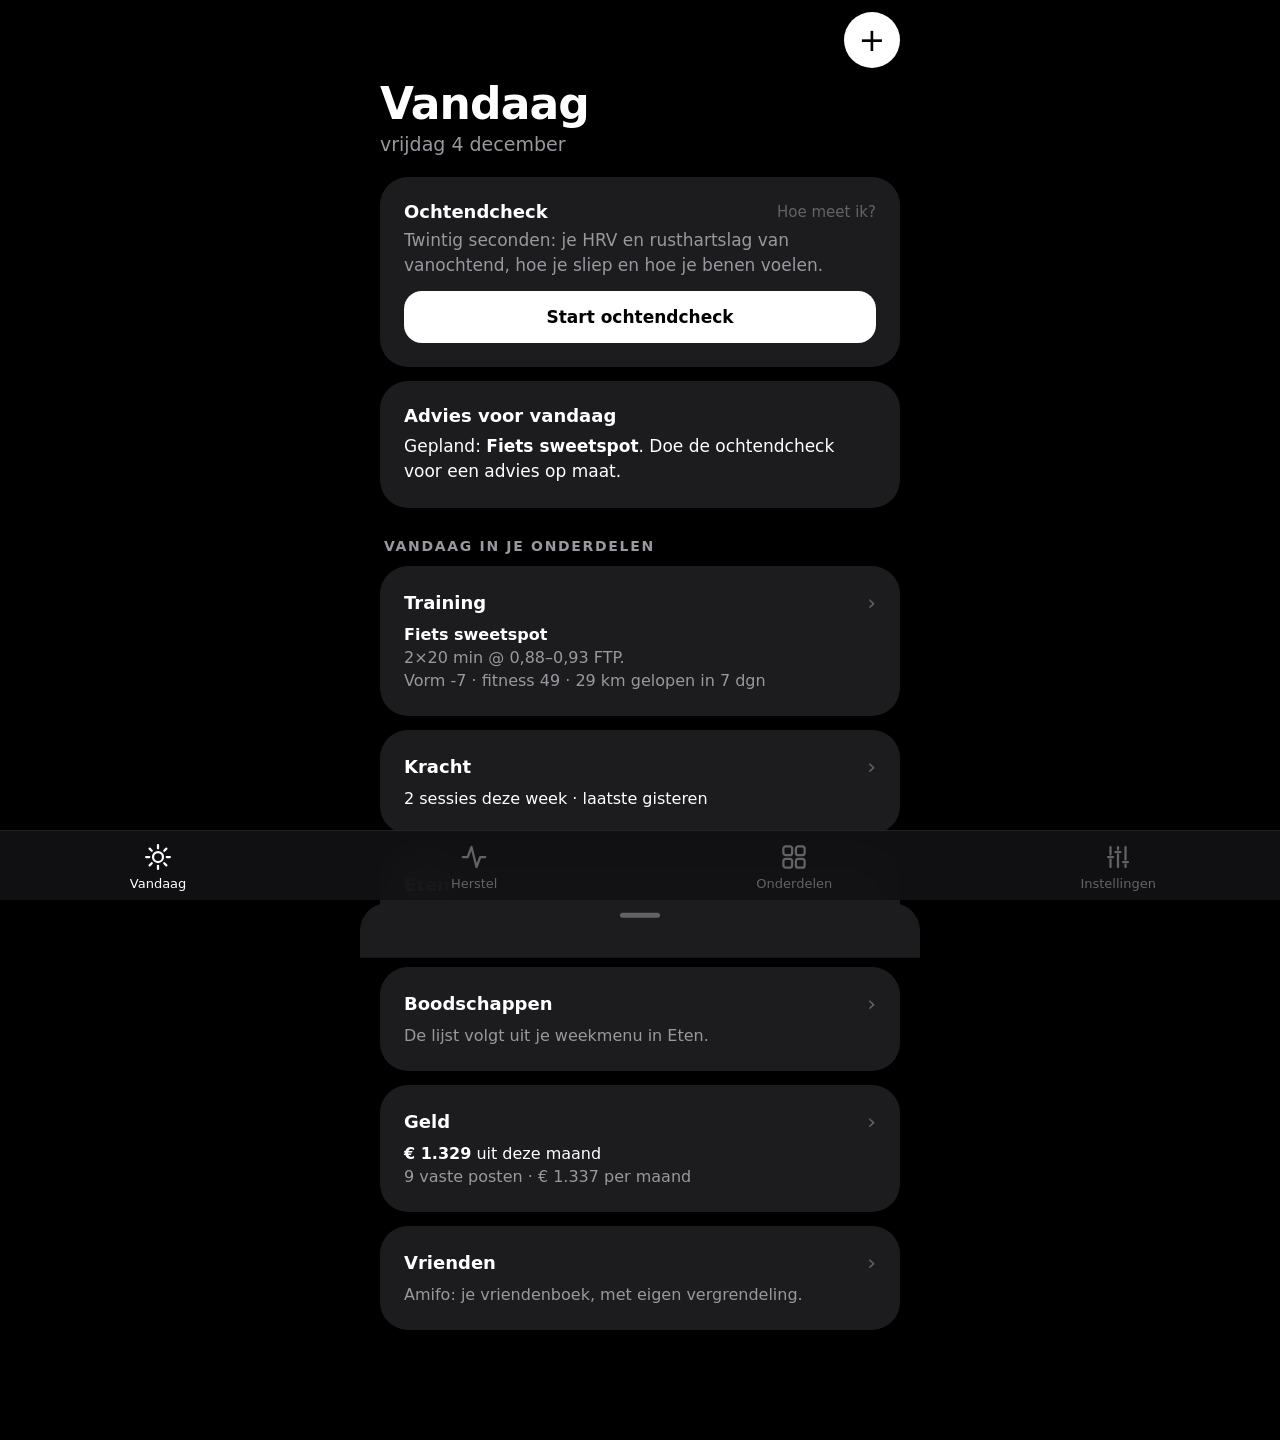
<file: index.html>
<!DOCTYPE html>
<html lang="nl">
<head>
<meta charset="utf-8">
<meta name="viewport" content="width=device-width, initial-scale=1, viewport-fit=cover">
<meta name="apple-mobile-web-app-capable" content="yes">
<meta name="mobile-web-app-capable" content="yes">
<meta name="apple-mobile-web-app-status-bar-style" content="black-translucent">
<meta name="apple-mobile-web-app-title" content="Kern">
<meta name="theme-color" content="#000000">
<meta name="robots" content="noindex, nofollow">
<link rel="manifest" href="manifest.json">
<link rel="apple-touch-icon" href="icons/icon-180.png">
<link rel="stylesheet" href="core/core.css">
<title>Kern</title>
</head>
<body>

<section class="view on" id="v-home">
  <div class="top"><button class="fab" data-act="check" aria-label="Ochtendcheck">+</button></div>
  <h1>Vandaag</h1>
  <div class="sub" id="home-sub"></div>
  <div id="home-body"></div>
</section>

<section class="view" id="v-rec">
  <div class="top"><button class="fab" data-act="check" aria-label="Ochtendcheck">+</button></div>
  <h1>Herstel</h1>
  <div class="sub" id="rec-sub"></div>
  <div id="rec-body"></div>
</section>

<section class="view" id="v-apps">
  <div class="top"></div>
  <h1>Onderdelen</h1>
  <div class="sub">Eén app, één plek voor je gegevens</div>
  <div class="grid2" id="apps"></div>
  <div class="hint" style="margin-top:18px"><button class="info" data-info="linked" style="padding:0">Hoe zijn de onderdelen verbonden?</button></div>
</section>

<section class="view" id="v-set">
  <div class="top"></div>
  <h1>Instellingen</h1>
  <div class="sub">Profiel, back-up en uitleg</div>
  <div class="label">Profiel</div>
  <div class="card">
    <div class="field"><label>Lichaamsgewicht (kg)</label><input id="p-weight" type="number" inputmode="decimal"></div>
    <div class="field"><label>Ademtempo ochtendmeting</label><select id="p-pace"></select></div>
    <div class="hint">Je gewicht gebruikt Eten voor je doelen. Het ademtempo geldt voor elke ochtendmeting; je herstelgrafiek vergelijkt alleen metingen met hetzelfde tempo. Alles blijft op je toestel.</div>
  </div>
  <div class="label">Dagboek</div>
  <div class="card">
    <button class="btn" id="j-pick-set" style="margin-top:0">Kies wat je volgt</button>
    <div class="hint" id="j-hint"></div>
  </div>
  <div class="label">Back-up</div>
  <div class="card">
    <button class="btn pri" id="d-export" style="margin-top:0">Back-up maken</button>
    <button class="btn" id="d-import">Back-up terugzetten</button>
    <input type="file" id="d-file" accept="application/json,.json" hidden>
    <div class="hint">Eén bestand met de gegevens van Vandaag, Tempo, Kracht, Eten en Geld. Bewaar het in Bestanden of iCloud Drive. Inloggegevens van Strava gaan niet mee. Amifo heeft een eigen back-up in zijn instellingen.</div>
  </div>
  <div class="label">Data</div>
  <div class="card">
    <button class="btn" id="d-demo" style="margin-top:0">Wis alle demodata</button>
    <button class="btn danger" id="d-reset">Alles wissen</button>
  </div>
  <div class="label">Wetenschap</div>
  <div class="list" id="science-list"></div>
  <div class="hint" style="text-align:center;margin-top:24px">Kern · alles staat lokaal op je toestel, zonder account en zonder server</div>
</section>

<nav class="tabbar">
  <button class="on" data-tab="home"><svg viewBox="0 0 24 24"><circle cx="12" cy="12" r="4"/><path d="M12 2.500v2.500M12 19v2.500M2.500 12H5M19 12h2.500M5.300 5.300 7 7M17 17l1.700 1.700M18.700 5.300 17 7M7 17l-1.700 1.700"/></svg>Vandaag</button>
  <button data-tab="rec"><svg viewBox="0 0 24 24"><path d="M3 12h4l3-8 4 16 3-8h4"/></svg>Herstel</button>
  <button data-tab="apps"><svg viewBox="0 0 24 24"><rect x="3.500" y="3.500" width="7" height="7" rx="2"/><rect x="13.500" y="3.500" width="7" height="7" rx="2"/><rect x="3.500" y="13.500" width="7" height="7" rx="2"/><rect x="13.500" y="13.500" width="7" height="7" rx="2"/></svg>Onderdelen</button>
  <button data-tab="set"><svg viewBox="0 0 24 24"><path d="M6 4v6M6 14v6M12 4v2M12 10v10M18 4v10M18 18v2"/><path d="M4 12h4M10 8h4M16 16h4"/></svg>Instellingen</button>
</nav>

<script src="core/core.js"></script>
<script src="journal.js"></script>
<script>
/* =========================================================
   Kern — startscherm. Ochtendcheck (HRV, rusthartslag, slaap)
   en één overzicht van wat de onderdelen vandaag te melden hebben.
   ========================================================= */
K.chrome('hub');
const {$,$$,esc,dkey,DAY,nl,eur,toast,openSheet,closeSheet,ringSVG,addDays,pd,mean,sd}=K;
const KEY='kern.check.v1';
const DEF={days:{},journal:{},track:null,demo:false,seeded:false};
let st=K.load(KEY,DEF);
const save=()=>K.save(KEY,st);
const today=()=>dkey(new Date());
const tracked=()=>Array.isArray(st.track)?st.track:J.DEFAULT;
const prevDay=k=>dkey(addDays(pd(k),-1));
const useMeas=m=>m.demo||(m.pace??0)===K.pace();   // alleen metingen met het huidige ademtempo

/* ---------- HRV-analyse ---------- */
// Alles op ln(rMSSD): HRV is scheef verdeeld, de logaritme maakt gemiddelden en bandbreedtes zinvol.
function entries(n=400){const cut=dkey(addDays(new Date(),-n));return Object.entries(st.days).filter(([k,v])=>k>=cut&&v.hrv>0).map(([k,v])=>({k,...v,ln:Math.log(v.hrv)})).sort((a,b)=>a.k.localeCompare(b.k))}
function analyse(){
  const raw=entries(),P=K.pace(),all=raw.filter(e=>e.demo||(e.pace??0)===P),t=today(),within=(a,b)=>all.filter(e=>{const n=Math.round((pd(t)-pd(e.k))/DAY);return n>=a&&n<b});
  const w7=within(0,7),w60=within(0,60),a=within(0,28),b=within(28,56);
  const o={n:all.length,all,other:raw.length-all.length,ok:w60.length>=10&&w7.length>=3};
  if(w7.length)o.base=Math.exp(mean(w7.map(e=>e.ln)));
  if(w7.length)o.rhr=mean(w7.filter(e=>e.rhr).map(e=>e.rhr));
  if(w60.length>=5){const m=mean(w60.map(e=>e.ln)),s=sd(w60.map(e=>e.ln));o.m=m;o.s=s;o.lo=Math.exp(m-s);o.hi=Math.exp(m+s)}
  if(w7.length>=4)o.cv=sd(w7.map(e=>e.hrv))/mean(w7.map(e=>e.hrv))*100;
  if(a.length>=8&&b.length>=8){o.dHrv=(Math.exp(mean(a.map(e=>e.ln)))/Math.exp(mean(b.map(e=>e.ln)))-1)*100;
    const ra=a.filter(e=>e.rhr),rb=b.filter(e=>e.rhr);if(ra.length>=8&&rb.length>=8)o.dRhr=mean(ra.map(e=>e.rhr))-mean(rb.map(e=>e.rhr))}
  o.sleep=mean(a.filter(e=>e.sleep).map(e=>e.sleep));
  // status van de 7-daagse basislijn ten opzichte van je normale bandbreedte
  if(o.ok){o.state=o.base<o.lo?{t:'Onder je normale bandbreedte: je lichaam herstelt nog',c:'var(--c-warn)'}
      :o.cv>12?{t:'Binnen je bandbreedte, maar onrustig van dag tot dag',c:'var(--c-mid)'}
      :o.base>o.hi?{t:'Boven je normale bandbreedte: goed hersteld',c:'var(--c-peak)'}
      :{t:'Binnen je normale bandbreedte: stabiel',c:'var(--c-good)'}}
  else o.state={t:`Nog ${Math.max(1,10-w60.length)} metingen nodig voor je eigen bandbreedte`,c:'var(--text-2)'};
  return o}
const hrvColor=(v,A)=>!A.lo?'var(--text)':v<A.lo?'var(--c-warn)':v>A.hi?'var(--c-peak)':'var(--c-good)';

/* ---------- advies: check + trainingsvorm + schema ---------- */
function advice(A){
  const c=st.days[today()],f=K.feed.get('tempo'),s=f?.days?.[today()],flags=[];
  if(c){
    if(A.lo&&c.hrv<A.lo)flags.push('je HRV ligt onder je bandbreedte');
    if(A.rhr&&c.rhr&&c.rhr>A.rhr+5)flags.push('je rusthartslag is hoger dan normaal');
    if(c.sleep&&c.sleep<6.5)flags.push('je sliep kort');
    if(c.legs&&c.legs<=2)flags.push('je benen voelen zwaar')}
  if(f&&f.tsb<-25)flags.push(`je vorm in Tempo is ${f.tsb}`);
  const what=s?(s.sport==='rest'?'Rustdag in je schema':`Gepland: <b>${esc(s.t)}</b>`):'Geen training in je schema';
  const hard=s&&['hard','long','race'].includes(s.cls);
  let chip,col,txt;
  if(!c&&!flags.length){chip='';col='var(--text-2)';txt=`${what}. Doe de ochtendcheck voor een advies op maat.`}
  else if(!flags.length){chip='Groen licht';col='var(--c-peak)';txt=`${what}. Alles wijst op goed herstel${hard?': een goede dag om deze sessie voluit te doen':''}.`}
  else if(flags.length===1){chip='Let op';col='var(--c-mid)';txt=`${what}. Let op: ${flags[0]}. ${hard?'Begin rustig en kort de sessie in als het niet loopt.':'Houd het vandaag rustig.'}`}
  else{chip='Rustig aan';col='var(--c-warn)';txt=`${what}. ${(l=>l[0].toUpperCase()+l.slice(1))(flags.slice(0,-1).join(', ')+' en '+flags[flags.length-1])}. ${hard?'Maak hier een rustige versie van of schuif de sessie een dag op.':'Herstel heeft vandaag voorrang.'}`}
  return{chip,col,txt}}

/* ---------- vandaag ---------- */
const fresh=f=>f&&f.updated>=+K.today0();
function renderHome(){
  const A=analyse(),c=st.days[today()],ad=advice(A);
  $('#home-sub').textContent=new Date().toLocaleDateString('nl-NL',{weekday:'long',day:'numeric',month:'long'});
  const t=K.feed.get('tempo'),kr=K.feed.get('kracht'),e=K.feed.get('eten'),g=K.feed.get('geld');
  const ts=t?.days?.[today()];
  const check=c?`<div class="card tap" data-act="check">
      <div class="hero"><div><div class="big" style="color:${hrvColor(c.hrv,A)}">${c.hrv}<small>ms HRV</small></div></div><div class="right">${A.state.t}</div></div>
      <div class="stats"><div class="stat"><div class="v">${c.rhr||'—'}</div><div class="k">rusthartslag</div></div><div class="stat"><div class="v">${c.sleep?nl(c.sleep)+' u':'—'}</div><div class="k">slaap</div></div><div class="stat"><div class="v">${c.legs?c.legs+'/5':'—'}</div><div class="k">benen</div></div></div>
    </div>`
    :`<div class="card"><div class="card-h"><h3>Ochtendcheck</h3><button class="info" data-info="measure">Hoe meet ik?</button></div>
      <div class="advice muted" style="margin:6px 0 14px">Twintig seconden: je HRV en rusthartslag van vanochtend, hoe je sliep en hoe je benen voelen.</div>
      <button class="btn pri" data-act="check" style="margin-top:0">Start ochtendcheck</button></div>`;
  const row=(href,ttl,body,chip='')=>`<a class="card tap" href="${href}"><div class="card-h"><h3>${ttl}</h3><span>${chip?`<span class="chip">${chip}</span> `:''}<span class="go">›</span></span></div><div class="advice" style="font-size:16px">${body}</div></a>`;
  $('#home-body').innerHTML=check+`
  <div class="card"><div class="card-h"><h3>Advies voor vandaag</h3><span class="chip" style="color:${ad.col}">${ad.chip}</span></div><div class="advice">${ad.txt}</div></div>
  <div class="label">Vandaag in je onderdelen</div>`
  +row('tempo/','Training',t?`${ts?`<b>${esc(ts.t)}</b>${ts.d?`<br><span class="muted">${esc(ts.d)}</span>`:''}`:'Geen sessie gepland'}<br><span class="muted">Vorm ${t.tsb>0?'+':''}${t.tsb} · fitness ${t.ctl} · ${t.week?.runKm??0} km gelopen in 7 dgn</span>`:'<span class="muted">Open Tempo om je schema en vorm te zien.</span>',t?.doneToday?'✓ gedaan':'')
  +row('kracht/','Kracht',kr?`${kr.week.n} ${kr.week.n===1?'sessie':'sessies'} deze week${kr.last?` · laatste ${K.relDay(kr.last.date)}`:''}${kr.active?'<br><b>Er staat een training open</b>':''}`:'<span class="muted">Open Kracht om een training te starten.</span>',kr?.doneToday?'✓ gedaan':'')
  +row('eten/','Eten',fresh(e)?`<b>${e.today.target} g koolhydraten</b> · ${e.today.label.toLowerCase()}<br><span class="muted">${e.today.meals.filter(m=>m.slot!=='Extra tussendoor').map(m=>esc(m.n)).join(' · ')}</span>`:'<span class="muted">Open Eten voor het menu van vandaag.</span>')
  +row('eten/','Boodschappen',e?.list?`${e.list.left} van ${e.list.n} producten nog te kopen<br><span class="muted">Boodschappen ≈ ${eur(e.list.cost)} aan de kassa${g?` · ${eur(g.groceries7)} uitgegeven in 7 dgn`:''}</span>`:'<span class="muted">De lijst volgt uit je weekmenu in Eten.</span>')
  +row('geld/','Geld',g?`<b>${eur(g.month.spent)}</b> uit deze maand<br><span class="muted">${g.fixed.n} vaste posten · ${eur(g.fixed.monthly)} per maand</span>`:'<span class="muted">Open Geld om je uitgaven te zien.</span>')
  +row('amifo/','Vrienden','<span class="muted">Amifo: je vriendenboek, met eigen vergrendeling.</span>');
}

/* ---------- herstel ---------- */
function renderRec(){renderRecCore();$('#rec-body').insertAdjacentHTML('beforeend',habitsHTML())}
function renderRecCore(){
  const A=analyse(),all=A.all.filter(e=>pd(today())-pd(e.k)<60*DAY);
  $('#rec-sub').textContent=(A.n?`${A.n} metingen${st.demo?' · demo':''}`:'Nog geen metingen')+` · ademtempo ${K.paceLabel(K.pace())}`+(A.other?` · ${A.other} met ander tempo niet meegeteld`:'');
  if(!A.n){$('#rec-body').innerHTML=`<div class="card"><div class="advice">Doe elke ochtend de check. Na ongeveer tien metingen zie je hier je eigen bandbreedte, je basislijn en of je vooruitgaat.</div><button class="btn pri" data-act="check">Start ochtendcheck</button></div>`;return}
  const W=320,H=130,t0=pd(today()),X=k=>(59-Math.round((t0-pd(k))/DAY))/59*(W-12)+6;
  const vals=all.map(e=>e.hrv).concat(A.lo?[A.lo,A.hi]:[]),mn=Math.min(...vals)*.94,mx=Math.max(...vals)*1.04,Y=v=>H-8-(v-mn)/(mx-mn||1)*(H-16);
  const roll=all.map(e=>{const w=A.all.filter(x=>{const n=Math.round((pd(e.k)-pd(x.k))/DAY);return n>=0&&n<7});return w.length>=3?{k:e.k,v:Math.exp(mean(w.map(x=>x.ln)))}:null}).filter(Boolean);
  const path=(pts,f)=>pts.map((p,i)=>(i?'L':'M')+X(p.k).toFixed(1)+' '+Y(f(p)).toFixed(1)).join('');
  const rh=all.filter(e=>e.rhr),rmn=Math.min(...rh.map(e=>e.rhr))-2,rmx=Math.max(...rh.map(e=>e.rhr))+2,RY=v=>90-6-(v-rmn)/(rmx-rmn||1)*(90-12);
  const dC=v=>v==null?'var(--text)':v>1?'var(--c-peak)':v<-3?'var(--c-warn)':'var(--text)';
  const verdict=A.dHrv==null?'Na acht weken meten zie je hier of je vooruitgaat.':A.dHrv>2&&(A.dRhr??0)<=0?'Je HRV stijgt en je rusthartslag daalt: je wordt fitter.':A.dHrv<-5?'Je HRV daalt over weken: neem meer herstel of kijk naar slaap en stress.':'Stabiel: geen duidelijke verandering in vier weken.';
  $('#rec-body').innerHTML=`
  <div class="card">
    <div class="hero"><div><div class="big">${A.base?Math.round(A.base):'—'}<small>ms · 7 dgn</small></div></div><div class="right" style="color:${A.state.c==='var(--text-2)'?'var(--text-2)':'var(--text-2)'}">${A.state.t}</div></div>
    <svg class="chart" viewBox="0 0 ${W} ${H}">
      ${A.lo?`<rect x="0" y="${Y(A.hi).toFixed(1)}" width="${W}" height="${(Y(A.lo)-Y(A.hi)).toFixed(1)}" fill="#30c46a" opacity=".13" rx="6"/>`:''}
      ${all.map(e=>`<circle cx="${X(e.k).toFixed(1)}" cy="${Y(e.hrv).toFixed(1)}" r="2.200" fill="#636366"/>`).join('')}
      ${roll.length>1?`<path d="${path(roll,p=>p.v)}" stroke="#30c46a" stroke-width="2.600" fill="none" stroke-linecap="round" stroke-linejoin="round"/>`:''}
    </svg>
    <div class="legend" style="margin-top:12px"><span style="--d:var(--c-peak)">Basislijn 7 dgn</span><span style="--d:#636366">Dagmeting</span><button class="info" data-info="hrv">Hoe werkt dit?</button></div>
    ${A.lo?`<div class="hint">Je normale bandbreedte (groene band): ${Math.round(A.lo)}–${Math.round(A.hi)} ms.</div>`:''}
  </div>
  <div class="card">
    <div class="card-h"><h3>Rusthartslag</h3><button class="info" data-info="rhr">?</button></div>
    <div class="sm-big">${A.rhr?Math.round(A.rhr):'—'}<small>slagen per minuut · 7 dgn</small></div>
    ${rh.length>1?`<svg class="chart" viewBox="0 0 ${W} 90"><path d="${rh.map((p,i)=>(i?'L':'M')+X(p.k).toFixed(1)+' '+RY(p.rhr).toFixed(1)).join('')}" stroke="#98989f" stroke-width="2.200" fill="none" stroke-linecap="round" stroke-linejoin="round"/></svg>`:''}
  </div>
  <div class="card">
    <div class="card-h"><h3>Ga ik vooruit?</h3><button class="info" data-info="trend">?</button></div>
    <div class="advice" style="margin-bottom:10px">${verdict}</div>
    <div class="row"><span>HRV · 4 weken</span><b style="color:${dC(A.dHrv)}">${A.dHrv==null?'—':(A.dHrv>0?'+':'')+nl(A.dHrv,1)+'%'}</b></div>
    <div class="row"><span>Rusthartslag · 4 weken</span><b style="color:${A.dRhr==null?'var(--text)':A.dRhr<-.5?'var(--c-peak)':A.dRhr>2?'var(--c-warn)':'var(--text)'}">${A.dRhr==null?'—':(A.dRhr>0?'+':'')+nl(A.dRhr,1)+' sl/min'}</b></div>
    <div class="row"><span>Schommeling van dag tot dag</span><b style="color:${A.cv>12?'var(--c-mid)':'var(--text)'}">${A.cv==null?'—':nl(A.cv,0)+'%'}</b></div>
    <div class="row"><span>Slaap gemiddeld</span><b>${A.sleep?nl(A.sleep,1)+' uur':'—'}</b></div>
  </div>
  <div class="label">Metingen</div>
  <div class="list">${[...A.all].reverse().slice(0,21).map(e=>`<div class="item plain" data-day="${e.k}"><div class="meta"><div class="nm">${K.relDay(pd(e.k))[0].toUpperCase()+K.relDay(pd(e.k)).slice(1)}</div><div class="ds">${[e.rhr?'rusthartslag '+e.rhr:null,e.sleep?nl(e.sleep)+' u slaap':null,e.legs?'benen '+e.legs+'/5':null].filter(Boolean).join(' · ')}</div></div><div class="sc" style="color:${hrvColor(e.hrv,A)}">${e.hrv}</div></div>`).join('')}</div>`;
  $$('[data-day]').forEach(b=>b.onclick=()=>checkSheet(b.dataset.day));
}

/* ---------- ochtendcheck ---------- */
let prefill=null;
function checkSheet(k=today()){const c={...(st.days[k]||{}),...prefill};prefill=null;let legs=c.legs||0,mood=c.mood||0,pc=c.pace!=null?c.pace:K.pace();
  const yk=prevDay(k),jsel=new Set(Object.entries(st.journal[yk]||{}).filter(([id,v])=>v&&id[0]!=='_').map(([id])=>id));let jtouched=false;
  const sc=(id,v)=>`<div class="scale" id="${id}">${[1,2,3,4,5].map(n=>`<button data-v="${n}" class="${v===n?'on':''}">${n}</button>`).join('')}</div>`;
  openSheet(`<h2>Ochtendcheck</h2><div class="muted" style="margin-bottom:8px">${k===today()?'Vandaag':pd(k).toLocaleDateString('nl-NL',{weekday:'long',day:'numeric',month:'long'})} · meet liggend, direct na het wakker worden</div>
    <a class="btn pri" href="hart/?mode=ochtend" style="text-align:center;text-decoration:none;margin-top:6px">Meet met Polar H10</a>
    <div class="hint" style="margin:6px 0 4px">De meting met ademgids doe je in Hart; daarna kom je hier terug voor slaap en benen.</div>
    <div class="field"><label>Meting plakken</label><input id="c-paste" type="text" placeholder="code uit Bluefy" autocomplete="off"></div>
    <div class="field"><label>HRV (rMSSD, ms)</label><input id="c-hrv" type="number" inputmode="numeric" value="${c.hrv||''}" placeholder="62"></div>
    <div class="field"><label>Rusthartslag</label><input id="c-rhr" type="number" inputmode="numeric" value="${c.rhr||''}" placeholder="48"></div>
    <div class="field col"><label>Ademtempo tijdens de meting <button class="info" data-info="pace" style="padding:0 0 0 6px">?</button></label><div class="segmented" id="c-pace" style="background:var(--card-2);margin:6px 0 0">${K.PACES.map(v=>`<button data-v="${v}" class="${v===pc?'on':''}">${v?v+' /min':'Eigen'}</button>`).join('')}</div></div>
    <div class="field"><label>Slaap (uren)</label><input id="c-sleep" type="text" inputmode="decimal" value="${c.sleep?nl(c.sleep):''}" placeholder="7,5"></div>
    <div class="field col"><label>Benen <span class="muted">(1 zwaar · 5 fris)</span></label>${sc('c-legs',legs)}</div>
    <div class="field col"><label>Zin om te trainen <span class="muted">(1 geen · 5 veel)</span></label>${sc('c-mood',mood)}</div>
    <h3 style="margin:22px 0 4px">Gisteren <span class="muted" style="font-weight:500;font-size:15px">${pd(yk).toLocaleDateString('nl-NL',{weekday:'long',day:'numeric',month:'long'})}</span></h3>
    <div class="hint" style="margin:0 0 10px">Tik aan wat je gisteren deed. Wat je niet aantikt, telt als nee. <button class="info" data-info="journal" style="padding:0">Hoe werkt dit?</button></div>
    ${journalPills(jsel)}
    <button class="btn pri" id="c-save">Opslaan</button>${st.days[k]?'<button class="btn danger" id="c-del">Verwijderen</button>':''}
    <div class="hint" style="text-align:center"><button class="info" data-info="measure">Hoe meet ik nauwkeurig?</button></div>`);
  K.segmented($('#c-pace'),v=>pc=+v);
  $('#c-paste').oninput=e=>{const m=K.parseHrvCode(e.target.value);if(m){prefill={hrv:m.hrv,rhr:m.rhr,...(m.pace!=null?{pace:m.pace}:{})};checkSheet(m.k);toast('Meting overgenomen')}};
  const bind=(id,set)=>$$('#'+id+' button').forEach(b=>b.onclick=()=>{$$('#'+id+' button').forEach(x=>x.classList.toggle('on',x===b));set(+b.dataset.v)});
  bind('c-legs',v=>legs=v);bind('c-mood',v=>mood=v);
  bindPills(jsel,()=>jtouched=true);
  $('#c-save').onclick=()=>{const hrv=Math.round(+$('#c-hrv').value),rhr=Math.round(+$('#c-rhr').value),sleep=+String($('#c-sleep').value).replace(',','.');
    if(hrv&&(hrv<5||hrv>300))return toast('HRV lijkt niet te kloppen (5–300 ms)');
    if(rhr&&(rhr<25||rhr>130))return toast('Rusthartslag lijkt niet te kloppen');
    if(!hrv&&!rhr&&!sleep&&!legs&&!jtouched&&!jsel.size)return toast('Vul minstens één waarde in');
    if(hrv||rhr||sleep||legs)st.days[k]={hrv:hrv||0,rhr:rhr||0,pace:pc,sleep:sleep>0&&sleep<=16?sleep:0,legs,mood};
    saveJournal(yk,jsel);save();closeSheet();render();toast('Opgeslagen')};
  const del=$('#c-del');if(del)del.onclick=()=>{delete st.days[k];save();closeSheet();render()};
}
document.addEventListener('click',e=>{if(e.target.closest('[data-act=check]'))checkSheet()});

/* ---------- dagboek ---------- */
function journalPills(sel){return `<div class="pills" id="j-pills">${tracked().map(id=>`<button class="pill ${sel.has(id)?'on':''}" data-j="${id}">${esc(J.label(id))}</button>`).join('')}</div>`}
function bindPills(sel,onChange){$$('#j-pills [data-j]').forEach(b=>b.onclick=()=>{const id=b.dataset.j;if(sel.has(id))sel.delete(id);else sel.add(id);b.classList.toggle('on',sel.has(id));onChange&&onChange()})}
function saveJournal(day,sel){const prev=st.journal[day]||{},e={};for(const id of tracked())e[id]=sel.has(id)?1:0;
  for(const[id,v]of Object.entries(prev))if(!(id in e)&&id[0]!=='_')e[id]=v;st.journal[day]=e}   // antwoorden op vragen die je niet meer volgt blijven bewaard
function journalSheet(day=prevDay(today())){const sel=new Set(Object.entries(st.journal[day]||{}).filter(([id,v])=>v&&id[0]!=='_').map(([id])=>id));
  const min=dkey(addDays(new Date(),-14)),max=today();
  openSheet(`<h2>Dagboek</h2><div style="display:flex;align-items:center;gap:10px;margin:6px 0 12px"><button class="pill" id="j-prev" ${day<=min?'disabled style="opacity:.35"':''}>‹</button><div style="flex:1;text-align:center;font-weight:700">${day===today()?'Vandaag':day===prevDay(today())?'Gisteren':pd(day).toLocaleDateString('nl-NL',{weekday:'long',day:'numeric',month:'long'})}</div><button class="pill" id="j-next" ${day>=max?'disabled style="opacity:.35"':''}>›</button></div>
    <div class="hint" style="margin:0 0 10px">${st.journal[day]?'Al ingevuld; je kunt het aanpassen.':'Nog niet ingevuld.'} Wat je niet aantikt, telt als nee.</div>
    ${journalPills(sel)}<button class="btn pri" id="j-save">Opslaan</button><button class="btn" id="j-pick">Kies wat je volgt</button>`);
  bindPills(sel);
  $('#j-prev').onclick=()=>{if(day>min)journalSheet(prevDay(day))};$('#j-next').onclick=()=>{if(day<max)journalSheet(dkey(addDays(pd(day),1)))};
  $('#j-save').onclick=()=>{saveJournal(day,sel);save();render();toast('Dagboek opgeslagen');journalSheet(day)};
  $('#j-pick').onclick=()=>pickSheet(()=>journalSheet(day))}
function pickSheet(back){const sel=new Set(tracked());let q='';
  const draw=()=>{const ql=q.toLowerCase();
    $('#pk-list').innerHTML=J.CATALOG.map(([cat,items])=>{const xs=items.filter(([id,l])=>!ql||l.toLowerCase().includes(ql)||cat.toLowerCase().includes(ql));
      return xs.length?`<h3>${esc(cat)}</h3><div class="pills">${xs.map(([id,l])=>`<button class="pill ${sel.has(id)?'on':''}" data-pk="${id}">${esc(l)}</button>`).join('')}</div>`:''}).join('')||'<div class="muted" style="margin-top:14px">Niets gevonden.</div>';
    $('#pk-count').textContent=`${sel.size} gekozen${sel.size>10?' · meer dan 10 is lastig elke dag bij te houden':''}`;$('#pk-count').style.color=sel.size>10?'var(--c-mid)':'';
    $$('[data-pk]').forEach(b=>b.onclick=()=>{const id=b.dataset.pk;if(sel.has(id))sel.delete(id);else sel.add(id);draw()})};
  openSheet(`<h2>Wat wil je volgen?</h2><div class="hint" style="margin:0 0 6px">Kies er hooguit 10, dan blijft het invullen snel en heb je sneller genoeg antwoorden. Eerdere antwoorden blijven bewaard.</div>
    <div class="search" style="margin:12px 0 4px"><input id="pk-q" placeholder="Zoeken, bijv. alcohol of sauna"></div>
    <div class="muted" id="pk-count" style="margin:6px 4px"></div><div id="pk-list"></div><button class="btn pri" id="pk-save">Opslaan</button>`);
  $('#pk-q').oninput=e=>{q=e.target.value;draw()};draw();
  $('#pk-save').onclick=()=>{const order=J.CATALOG.flatMap(([,it])=>it.map(([id])=>id));st.track=order.filter(id=>sel.has(id));save();render();toast('Opgeslagen');back?back():closeSheet()}}
const sgn=(v,d)=>Math.abs(v)<.5*Math.pow(10,-d)?'±':v>0?'+':'−';
const effTxt=r=>[r.hrvPct!=null?`${sgn(r.hrvPct,0)}${nl(Math.abs(r.hrvPct).toFixed(0))}% HRV`:null,r.rhrDiff!=null?`${sgn(r.rhrDiff,1)}${nl(Math.abs(r.rhrDiff).toFixed(1))} rusthartslag`:null].filter(Boolean).join(' · ');
function habitsHTML(){const ids=[...new Set([...tracked(),...Object.values(st.journal).flatMap(a=>Object.keys(a).filter(k=>k[0]!=='_'))])];
  const res=J.analyse(st.journal,st.days,ids,useMeas).filter(r=>r.ny+r.nn>0||tracked().includes(r.id));
  const ov=J.overlaps(st.journal,tracked());const filled=st.journal[prevDay(today())];
  let h=`<div class="label">Gewoonten en herstel</div><div class="card">
    <div class="card-h"><h3>Wat helpt je herstel?</h3><button class="info" data-info="journal">?</button></div>
    <div class="hint" style="margin:2px 0 8px">Je HRV en rusthartslag op de ochtend na een "ja", vergeleken met de ochtend na een "nee". Zichtbaar vanaf 5× ja en 5× nee in 90 dagen.</div>
    <button class="btn ${filled?'':'pri'}" id="h-journal" style="margin-top:4px">${filled?'Dagboek bekijken':'Dagboek van gisteren invullen'}</button></div>`;
  const open=res.filter(r=>r.unlocked),locked=res.filter(r=>!r.unlocked);
  if(open.length)h+=`<div class="list wrap">${open.map(r=>{const c=r.level==='verwaarloosbaar'?'var(--text-3)':r.dir>0?(r.level==='duidelijk'?'var(--c-peak)':'var(--c-good)'):(r.level==='duidelijk'?'var(--c-warn)':'var(--c-mid)');
      return `<div class="item plain" data-habit="${r.id}"><div class="meta"><div class="nm">${esc(r.label)}</div><div class="ds">${effTxt(r)||'—'} · ${r.ny}× ja, ${r.nn}× nee</div></div><span class="chip" style="color:${c}">${r.level==='verwaarloosbaar'?'geen duidelijk verband':(r.dir>0?'beter':'slechter')+(r.level==='matig'?' (mogelijk)':'')}</span></div>`}).join('')}</div>`;
  if(locked.length)h+=`<div class="label" style="margin-top:18px">Nog niet genoeg antwoorden</div><div class="list wrap">${locked.map(r=>`<div class="item plain"><div class="meta"><div class="nm">${esc(r.label)}</div><div class="ds">${r.ny}× ja, ${r.nn}× nee${r.ny<5?` · nog ${5-r.ny}× ja nodig`:''}${r.nn<5?` · nog ${5-r.nn}× nee nodig`:''}</div></div></div>`).join('')}</div>`;
  if(ov.length)h+=`<div class="hint" style="margin:10px 4px 0">Deze vallen bijna altijd samen en zijn daardoor niet uit elkaar te halen: ${ov.map(o=>`${esc(J.label(o[0]))} en ${esc(J.label(o[1]))} (${o[2]}%)`).join('; ')}.</div>`;
  return h}
function habitSheet(id){const r=J.analyse(st.journal,st.days,[id],useMeas)[0];if(!r)return;
  const row=(l,y,n,f)=>`<div class="row"><span>${l}</span><b>${y!=null?f(y):'—'} <span class="muted">na ja</span> · ${n!=null?f(n):'—'} <span class="muted">na nee</span></b></div>`;
  openSheet(`<h2>${esc(r.label)}</h2><div class="muted" style="margin-bottom:10px">${r.ny}× ja en ${r.nn}× nee in de afgelopen 90 dagen</div>
    ${row('HRV (gemiddeld)',r.hrvYes,r.hrvNo,v=>Math.round(v)+' ms')}${row('Rusthartslag',r.rhrYes,r.rhrNo,v=>nl(v.toFixed(1)))}
    <div class="row"><span>Verschil</span><b>${effTxt(r)||'—'}</b></div>
    <div class="row"><span>Hoe zeker</span><b>${r.level}${r.t!=null?` <span class="muted">(t = ${nl(Math.abs(r.t).toFixed(1))})</span>`:''}</b></div>
    <p style="margin-top:14px">${r.level==='verwaarloosbaar'?'Er is (nog) geen duidelijk verschil tussen ochtenden na wel en geen '+esc(r.label.toLowerCase())+'.':`Op ochtenden na ${esc(r.label.toLowerCase())} was je herstel gemiddeld ${r.dir>0?'beter':'slechter'} dan na dagen zonder.`}</p>
    <p class="ref">Dit is een verband in je eigen gegevens, geen bewijs van oorzaak. Andere dingen die op dezelfde dagen gebeurden (zoals een zware training) kunnen het verschil verklaren.</p>`)}
document.addEventListener('click',e=>{const h=e.target.closest('[data-habit]');if(h)habitSheet(h.dataset.habit);if(e.target.closest('#h-journal'))journalSheet()});

/* ---------- onderdelen ---------- */
const APPS=[
  {h:'tempo/',n:'Tempo',i:'<path d="M3 12h4l3-8 4 16 3-8h4"/>',f:()=>{const t=K.feed.get('tempo');return t?`Vorm ${t.tsb>0?'+':''}${t.tsb} · fitness ${t.ctl}`:'Duurtraining, schema en vorm'}},
  {h:'kracht/',n:'Kracht',i:'<path d="M6.500 6.500v11M17.500 6.500v11M3.500 9.500v5M20.500 9.500v5M6.500 12h11"/>',f:()=>{const k=K.feed.get('kracht');return k?`${k.week.n} sessies deze week`:'Krachtlog met rusttimer'}},
  {h:'eten/',n:'Eten',i:'<path d="M7 3v8M4.500 3v5a2.500 2.500 0 0 0 5 0V3M7 11v10M17 3c-2 1.500-3 4-3 7h3M17 3v18"/>',f:()=>{const e=K.feed.get('eten');return e?.list?`${e.list.left} boodschappen te doen`:'Plantaardig weekmenu en boodschappen'}},
  {h:'geld/',n:'Geld',i:'<circle cx="12" cy="12" r="9"/><path d="M15 8.500c-.700-.900-1.700-1.300-3-1.300-3 0-3.500 4.800 0 4.800s3.500 4.800 0 4.800c-1.300 0-2.400-.500-3-1.400M12 5.500v13"/>',f:()=>{const g=K.feed.get('geld');return g?`${eur(g.month.spent)} uit deze maand`:'Uitgaven en vaste lasten'}},
  {h:'hart/',n:'Hart',i:'<path d="M12 20s-7-4.400-7-10a4 4 0 0 1 7-2.600A4 4 0 0 1 19 10c0 5.600-7 10-7 10Z"/><path d="M5 12h3l1.500-2.500 2 5 1.500-2.500h6"/>',f:()=>{const h=K.feed.get('hart');return h&&h.last?`Laatste meting ${K.relDay(h.last.date)} · rMSSD ${h.last.rmssd}`:'Live ECG en HRV met je Polar H10'}},
  {h:'amifo/',n:'Amifo',i:'<circle cx="9" cy="8" r="3.500"/><path d="M2.500 20c.500-3.500 3-5.500 6.500-5.500s6 2 6.500 5.500M16 4.800a3.500 3.500 0 0 1 0 6.400M18 14.800c2 .700 3.200 2.500 3.500 5.200"/>',f:()=>'Vriendenboek'}
];
function renderApps(){$('#apps').innerHTML=APPS.map(a=>`<a class="app-tile" href="${a.h}"><div class="ic" style="background:var(--card-2)"><svg viewBox="0 0 24 24">${a.i}</svg></div><div class="n">${a.n}</div><div class="t">${a.f()}</div></a>`).join('')}

/* ---------- instellingen ---------- */
const INFO={
  journal:{t:'Dagboek en herstel',s:'Welke gewoonten samengaan met je herstel',b:`<p>Elke ochtend vink je aan wat je de dag ervoor deed: alcohol, laat eten, je telefoon in bed, stress, enzovoort. Je antwoorden worden bewaard bij de dag waarop het gebeurde.</p><p>Daarna vergelijkt de app je <b>HRV</b> en <b>rusthartslag</b> op de ochtend na een "ja" met de ochtend na een "nee". Een gedraging verschijnt pas als je binnen 90 dagen minstens 5 keer ja en 5 keer nee hebt; dezelfde regel als in het WHOOP-dagboek. Beantwoord daarom ook de dagen dat je iets níet deed.</p><p>Hoe zeker een verschil is, berekent de app met een t-toets (=een maat voor hoe groot het verschil is in verhouding tot de gewone schommeling): vanaf 2,5 heet het duidelijk, vanaf 1,5 mogelijk, daaronder geen duidelijk verband. HRV en rusthartslag tellen even zwaar mee. Alleen metingen met je huidige ademtempo tellen mee.</p><p>De vragen komen uit de openbare gedragslijst van het WHOOP-dagboek, vertaald naar het Nederlands. Houd het bij hooguit 10 tegelijk.</p><p><b>Kritisch:</b> dit zijn verbanden in je eigen gegevens, geen oorzaken. Doe je twee dingen meestal samen (bijvoorbeeld laat werken en alcohol), dan is niet te zeggen welke van de twee het verschil maakt; de app waarschuwt als dat gebeurt. Met 5 keer ja en 5 keer nee is een uitkomst nog wankel: kijk vooral naar grote, blijvende verschillen. De grenzen van 1,5 en 2,5 zijn keuzes van deze app.</p>`},
  measure:{t:'Zo meet je nauwkeurig',s:'Elke ochtend op dezelfde manier',b:`<p>HRV (=hartslagvariabiliteit: de kleine verschillen in tijd tussen opeenvolgende hartslagen) zegt alleen iets als je elke dag <b>op dezelfde manier</b> meet:</p><ul><li>direct na het wakker worden, na een toiletbezoek, vóór koffie</li><li>liggend of zittend, maar altijd hetzelfde</li><li>één tot twee minuten, rustig ademend</li></ul><p>Een borstband die de hartslag elektrisch meet (zoals een Polar H10) met een HRV-app is hiervoor het nauwkeurigst. Neem uit die app de <b>rMSSD</b> in milliseconden en je rusthartslag over. Een horloge dat ’s nachts meet kan ook, zolang je steeds dezelfde bron gebruikt.</p><p>Met je band meet je in <b>Hart</b> (knop Meet met Polar H10 in de check). Daar loopt een ademgids met elke ochtend hetzelfde tempo, zodat je ademhaling je HRV niet van dag tot dag anders beïnvloedt.</p><p><b>Kritisch:</b> meng geen bronnen: de nachtwaarde van een horloge en een ochtendmeting met borstband zijn niet met elkaar te vergelijken. Sommige horloges geven SDNN in plaats van rMSSD; dat is een andere maat.</p><p class="ref">Plews et al. (2013) Sports Med · Esco & Flatt (2014) J Sports Sci Med · Task Force ESC/NASPE (1996) Circulation</p>`},
  polar:{t:'Meten met een Polar H10',s:'Zo krijg je een betrouwbare meting',b:`<p>De band meet je hartslag elektrisch via twee elektroden en stuurt de tijd tussen opeenvolgende slagen (RR-intervallen, in milliseconden) door. Daaruit berekent de app je <b>rMSSD</b>: de wortel van het gemiddelde van de gekwadrateerde verschillen tussen opeenvolgende slagen.</p><ul><li><b>Elektroden nat maken</b> met water of elektrodengel; droge elektroden geven veel storing.</li><li>Band <b>strak onder je borstbeen</b>, het logo rechtop.</li><li>Direct na het wakker worden, <b>liggend</b>, rustig ademen, niet praten of bewegen.</li><li>Sluit andere apps die de band gebruiken (zoals een trainings- of Strava-app); die kunnen de verbinding verstoren.</li><li>De meting duurt twee minuten: de eerste 20 seconden zijn om te stabiliseren, de volgende 100 seconden tellen mee.</li></ul><p>Slagen die onmogelijk zijn (sneller dan 200 of trager dan 30 slagen per minuut) of meer dan 20% afwijken van de vorige slag worden weggegooid en niet meegenomen. Boven ongeveer 8% weggegooide slagen noemt de app de meting slecht.</p><p><b>Kritisch:</b> twee minuten ligt onder de vijf minuten van de klassieke standaard; voor rMSSD in rust is een korte meting redelijk betrouwbaar, maar je dagelijkse waarde schommelt dan wat meer. Gebruik altijd dezelfde methode en meet niet af en toe met een ander apparaat. De spelregels van dit filter zijn eigen keuzes van de app, geen gepubliceerde norm. Ik heb dit niet tegen een referentie-ecg gecontroleerd.</p><p class="ref">Esco & Flatt (2014) J Sports Sci Med · Gilgen-Ammann et al. (2019) Eur J Appl Physiol · Plews et al. (2017) Int J Sports Physiol Perform · Shaffer & Ginsberg (2017) Front Public Health</p>`},
  pace:{t:'Vast ademtempo',s:'Waarom elke ochtend hetzelfde',b:`<p>Hoe je ademt bepaalt voor een groot deel hoe groot de schommeling tussen je hartslagen is: langzaam en diep ademen geeft een hogere HRV dan snel en oppervlakkig. Als je elke ochtend anders ademt, meet je dus deels je ademhaling in plaats van je herstel.</p><p>Daarom kies je één tempo (instelbaar bij Instellingen) en volg je in Hart elke ochtend dezelfde ademgids. Elke meting bewaart welk tempo je gebruikte, en de herstelgrafiek vergelijkt alleen metingen met het tempo dat nu is ingesteld. Verander je het tempo, dan bouw je dus een nieuwe basislijn op.</p><p><b>Kritisch:</b> onderzoek is niet eenduidig over welk tempo het beste is; 6 per minuut geeft de grootste schommeling en hogere waarden, eigen tempo is het best te vergelijken met normwaarden. Belangrijker dan de keuze is dat je hem niet meer verandert.</p><p class="ref">Shaffer & Ginsberg (2017) Front Public Health · Laborde et al. (2017) Front Psychol</p>`},
  hrv:{t:'HRV: basislijn en bandbreedte',s:'Waarom één meting weinig zegt',b:`<p>HRV schommelt van dag tot dag sterk. Daarom kijkt de app niet naar de losse meting, maar naar je <b>basislijn</b>: het gemiddelde van de afgelopen zeven dagen.</p><p>Die basislijn wordt vergeleken met je <b>normale bandbreedte</b>: het gemiddelde van de afgelopen 60 dagen plus en min één standaarddeviatie (=maat voor de gebruikelijke spreiding). Alle berekeningen gebeuren op de natuurlijke logaritme van rMSSD, omdat HRV scheef verdeeld is.</p><ul><li>basislijn binnen de band: stabiel</li><li>eronder: je lichaam verwerkt meer dan het aankan (training, slaaptekort, stress, beginnende ziekte)</li><li>sterke schommeling van dag tot dag (meer dan ongeveer 12%): vaak een vroeg teken van te veel belasting</li></ul><p><b>Kritisch:</b> de grenzen (één standaarddeviatie, 12%) zijn gangbare keuzes, geen natuurwetten. Een hoge HRV is niet altijd goed: bij zware vermoeidheid kan hij juist oplopen. Kijk altijd samen met hoe je je voelt.</p><p class="ref">Plews et al. (2012) Eur J Appl Physiol · Plews et al. (2013) Sports Med · Buchheit (2014) Front Physiol · Bellenger et al. (2016) Sports Med</p>`},
  rhr:{t:'Rusthartslag',s:'Traag signaal, makkelijk te meten',b:`<p>Je rusthartslag daalt als je uithoudingsvermogen verbetert, doordat je hart per slag meer bloed rondpompt. Dat gaat over weken tot maanden.</p><p>Op korte termijn is een rusthartslag die vijf of meer slagen boven je gemiddelde ligt een waarschuwing: vaak vermoeidheid, uitdroging, alcohol of een infectie die eraan komt.</p><p><b>Kritisch:</b> rusthartslag is minder gevoelig dan HRV en reageert ook op warmte, cafeïne en houding. Vergelijk alleen metingen die op dezelfde manier zijn gedaan.</p><p class="ref">Buchheit (2014) Front Physiol · Reimers et al. (2018) J Clin Med</p>`},
  trend:{t:'Ga ik vooruit?',s:'Vier weken tegenover de vier weken ervoor',b:`<p>De app vergelijkt het gemiddelde van de afgelopen 28 dagen met de 28 dagen daarvoor. Een <b>stijgende HRV samen met een dalende of gelijke rusthartslag</b> past bij een beter uithoudingsvermogen en goed herstel.</p><p>Daalt je HRV over weken met meer dan ongeveer 5%, dan vraagt je lichaam meer herstel dan het krijgt.</p><p><b>Kritisch:</b> dit zijn groepsbevindingen. Bij goed getrainde sporters kan HRV in een zware opbouwfase tijdelijk dalen en vlak voor een wedstrijd juist weer stijgen, zonder dat er iets mis is. Gebruik de trend als aanleiding om na te denken, niet als oordeel.</p><p class="ref">Plews et al. (2013) Sports Med · Bellenger et al. (2016) Sports Med · Vesterinen et al. (2016) Scand J Med Sci Sports</p>`},
  linked:{t:'Hoe de onderdelen verbonden zijn',s:'Eén app, gedeelde opslag op je toestel',b:`<p>Alle onderdelen draaien binnen één app en bewaren hun gegevens in dezelfde lokale opslag op je toestel. Elk onderdeel publiceert daarnaast een korte samenvatting die de andere mogen lezen:</p><ul><li><b>Tempo → Eten:</b> het soort training per dag bepaalt je koolhydraatdoel en de porties; de dagen voor je wedstrijd schakelt het menu naar stapelen</li><li><b>Tempo → Kracht:</b> waarschuwing als je zware benen plant vlak voor een sleuteltraining</li><li><b>Kracht → Tempo:</b> krachtsessies tellen mee in je vermoeidheid en vorm</li><li><b>Eten → Geld:</b> de geschatte prijs van je weekmenu naast wat je echt uitgaf</li><li><b>Kracht → Geld:</b> je sportkosten per krachtsessie</li><li><b>Alles → Vandaag:</b> je ochtendcheck, vorm en schema worden één advies</li></ul><p>Er is geen account en geen server. Alleen de Strava-koppeling in Tempo maakt verbinding met internet, als je die instelt.</p><p><b>Kritisch:</b> je gegevens staan alleen op dit toestel. Verwijder je de app of wis je de websitegegevens, dan zijn ze weg. Maak dus regelmatig een back-up.</p>`}
};
function renderSet(){
  $('#j-hint').textContent=`Je volgt ${tracked().length} gedragingen: ${tracked().map(J.label).join(', ')}.`;
  $('#p-weight').value=K.profile().weight;
  $('#p-pace').innerHTML=K.PACES.map(v=>`<option value="${v}">${v?v+' per minuut':'Eigen tempo'}</option>`).join('');$('#p-pace').value=K.pace();
  $('#science-list').innerHTML=Object.entries(INFO).map(([k,v])=>`<div class="item plain" data-info="${k}"><div class="meta"><div class="nm">${v.t}</div><div class="ds">${v.s}</div></div><span class="muted">›</span></div>`).join('');
}
$('#p-weight').onchange=e=>{const p=K.profile();p.weight=Math.max(35,Math.min(150,+String(e.target.value).replace(',','.')||70));K.saveProfile(p);toast('Opgeslagen')};
$('#p-pace').onchange=e=>{const v=+e.target.value;if(!confirm(`Ademtempo veranderen naar ${K.paceLabel(v)}? Je herstelgrafiek vergelijkt alleen metingen met hetzelfde tempo, dus je bouwt een nieuwe basislijn op.`)){e.target.value=K.pace();return}K.setPace(v);render();toast('Ademtempo: '+K.paceLabel(v))};
$('#j-pick-set').onclick=()=>pickSheet();
$('#d-export').onclick=()=>K.exportAll();
$('#d-import').onclick=()=>$('#d-file').click();
$('#d-file').onchange=async e=>{const f=e.target.files[0];if(!f)return;
  try{const n=K.importAll(await f.text());st=K.load(KEY,DEF);render();refreshFeeds(true);toast(`Back-up teruggezet (${n} onderdelen)`)}catch(err){toast('Terugzetten mislukt: '+err.message)}e.target.value=''};
$('#d-demo').onclick=()=>{
  for(const k of Object.keys(st.journal))if(st.journal[k]._demo)delete st.journal[k];
  // elk onderdeel markeert zijn eigen demoregels; hier worden ze in één keer verwijderd
  const edit=(k,fn)=>{try{const s=JSON.parse(localStorage.getItem(k));if(s){fn(s);s.demo=false;K.save(k,s)}}catch(e){}};
  edit('kern.tempo.v1',s=>s.acts=(s.acts||[]).filter(a=>!a.demo));
  edit('kern.kracht.v1',s=>s.sessions=(s.sessions||[]).filter(a=>!a.demo));
  edit('kern.geld.v1',s=>s.tx=(s.tx||[]).filter(a=>!a.demo));
  for(const k of Object.keys(st.days))if(st.days[k].demo)delete st.days[k];st.demo=false;save();
  render();refreshFeeds(true);toast('Alle demodata gewist')};
$('#d-reset').onclick=()=>{if(confirm('Alle gegevens van alle onderdelen wissen? Dit kan niet ongedaan worden gemaakt.')){K.wipeAll();location.reload()}};

/* ---------- feeds verversen: laad verouderde onderdelen onzichtbaar, zodat hun samenvatting klopt ---------- */
function refreshFeeds(force){
  ['tempo','kracht','eten','geld','hart'].forEach((n,i)=>{if(!force&&fresh(K.feed.get(n)))return;
    setTimeout(()=>{const f=document.createElement('iframe');f.src=n+'/';f.hidden=true;f.setAttribute('aria-hidden','true');document.body.appendChild(f);setTimeout(()=>f.remove(),9000)},[0,300,1600,700,1000][i])})}
addEventListener('storage',e=>{if(e.key&&e.key.startsWith('kern.feed.')){clearTimeout(refreshFeeds.t);refreshFeeds.t=setTimeout(()=>{renderHome();renderApps()},150)}});

/* ---------- demodata ---------- */
// demodagboek bij de demometingen: alcohol en laat eten gaan samen met een lagere HRV de ochtend erna, ochtendzon met een hogere
function demoJournal(days){const R=K.rng(9),o={},ks=Object.keys(days).filter(k=>days[k].demo).sort();if(!ks.length)return o;
  const v=ks.map(k=>days[k].hrv).sort((a,b)=>a-b),lo=v[Math.floor(v.length*.3)],hi=v[Math.floor(v.length*.7)];
  for(const k of ks){const d=prevDay(k),h=days[k].hrv,low=h<=lo,high=h>=hi;
    o[d]={_demo:1,alcohol:+(R()<(low?.6:.08)),caffeine:+(R()<.6),late_meal:+(R()<(low?.45:.15)),device_bed:+(R()<.5),stress:+(R()<(low?.4:.2)),read_bed:+(R()<.35),morning_sun:+(R()<(high?.7:.25)),hydration:+(R()<.7)}}
  return o}
function demo(){const R=K.rng(5),o={};
  const gauss=()=>(R()+R()+R()+R()-2)*1.22;
  for(let i=75;i>=1;i--){const d=addDays(K.today0(),-i),hard=[0,2].includes(d.getDay());
    const base=Math.log(57)+(75-i)/75*.11-(hard?.06:0);
    o[dkey(d)]={hrv:Math.round(Math.exp(base+gauss()*.10)),rhr:Math.round(50.5-(75-i)/75*2.2+gauss()*1.4+(hard?1:0)),
      sleep:Math.round((7.4+gauss()*.6)*4)/4,legs:Math.max(1,Math.min(5,Math.round(3.6+gauss()*.9-(hard?.8:0)))),mood:Math.max(1,Math.min(5,Math.round(3.8+gauss()*.8))),demo:1}}
  return o}

function render(){renderHome();renderRec();renderApps();renderSet()}
K.info(INFO);
K.tabs();
if(!st.seeded&&!Object.keys(st.days).length){st.days=demo();st.demo=true;st.seeded=true;save()}
st.journal=st.journal||{};if(st.demo&&!st.journalSeeded){st.journal={...demoJournal(st.days),...st.journal};st.journalSeeded=true;save()}
render();
refreshFeeds(false);
if(new URLSearchParams(location.search).get('check')){history.replaceState(null,'',location.pathname);setTimeout(()=>checkSheet(),300)}
</script>
</body>
</html>
</file>
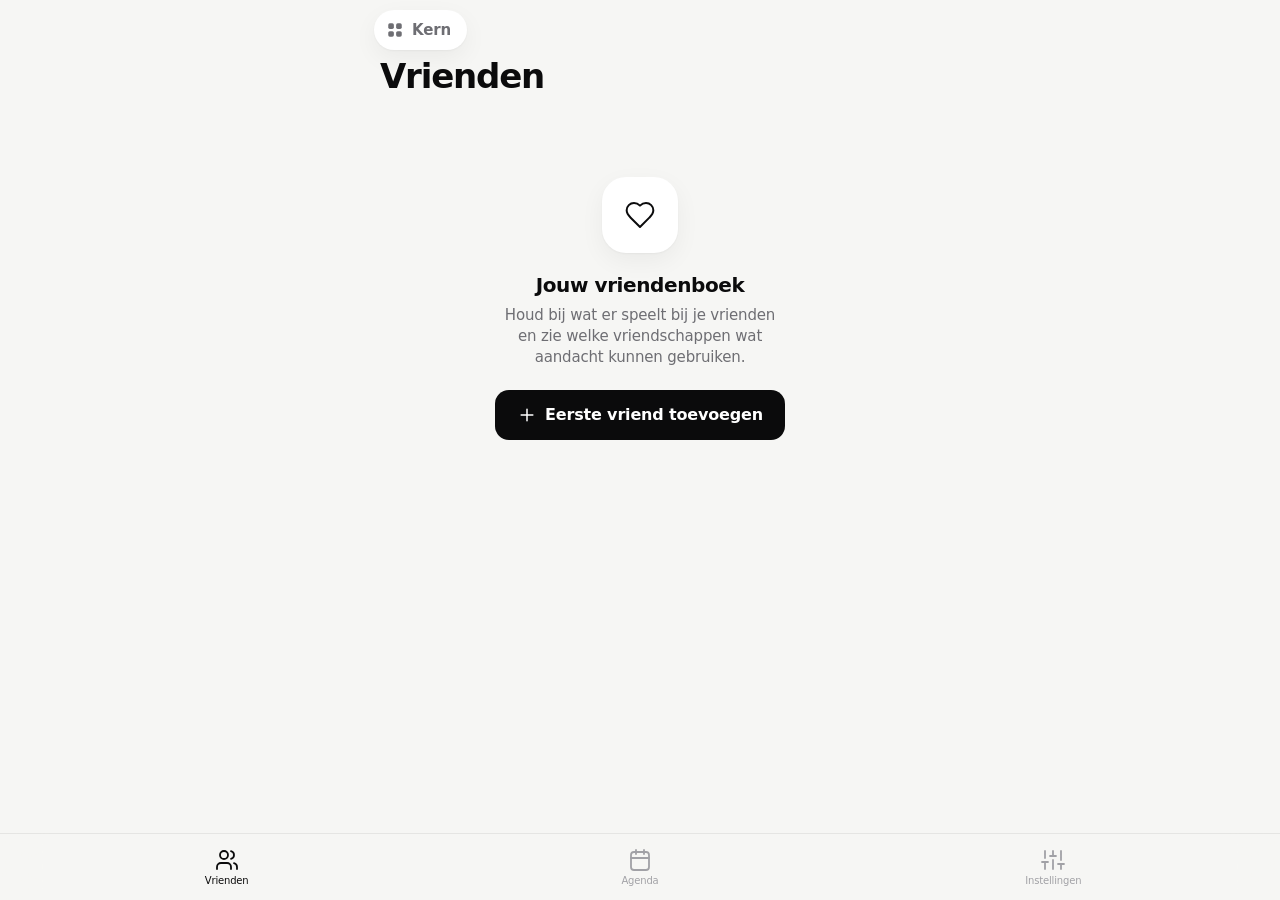
<file: amifo/index.html>
<!doctype html>
<html lang="nl">
<head>
  <meta charset="utf-8">
  <meta name="viewport" content="width=device-width, initial-scale=1, viewport-fit=cover, user-scalable=no">
  <title>Amifo</title>
  <meta name="robots" content="noindex, nofollow, noarchive, nosnippet, noimageindex">
  <meta name="referrer" content="no-referrer">
  <meta name="theme-color" content="#f6f6f4" media="(prefers-color-scheme: light)">
  <meta name="theme-color" content="#000000" media="(prefers-color-scheme: dark)">
  <meta name="apple-mobile-web-app-capable" content="yes">
  <meta name="mobile-web-app-capable" content="yes">
  <meta name="apple-mobile-web-app-status-bar-style" content="black-translucent">
  <meta name="apple-mobile-web-app-title" content="Amifo">
  <meta name="format-detection" content="telephone=no">
  <link rel="manifest" href="../manifest.json">
  <link rel="icon" href="icons/icon.svg" type="image/svg+xml">
  <link rel="apple-touch-icon" href="icons/icon-180.png">
  <link rel="stylesheet" href="css/app.css">
</head>
<body>
  <main id="app" aria-live="polite"></main>

  <nav class="tabbar" id="tabbar">
    <a href="#/" data-tab="friends"><span data-icon="users"></span><span>Vrienden</span></a>
    <a href="#/agenda" data-tab="agenda"><span data-icon="calendar"></span><span>Agenda</span></a>
    <a href="#/settings" data-tab="settings"><span data-icon="sliders"></span><span>Instellingen</span></a>
  </nav>

  <div id="sheets"></div>
  <div id="toast" class="toast" role="status"></div>

  <script type="module" src="js/app.js"></script>
</body>
</html>
</file>
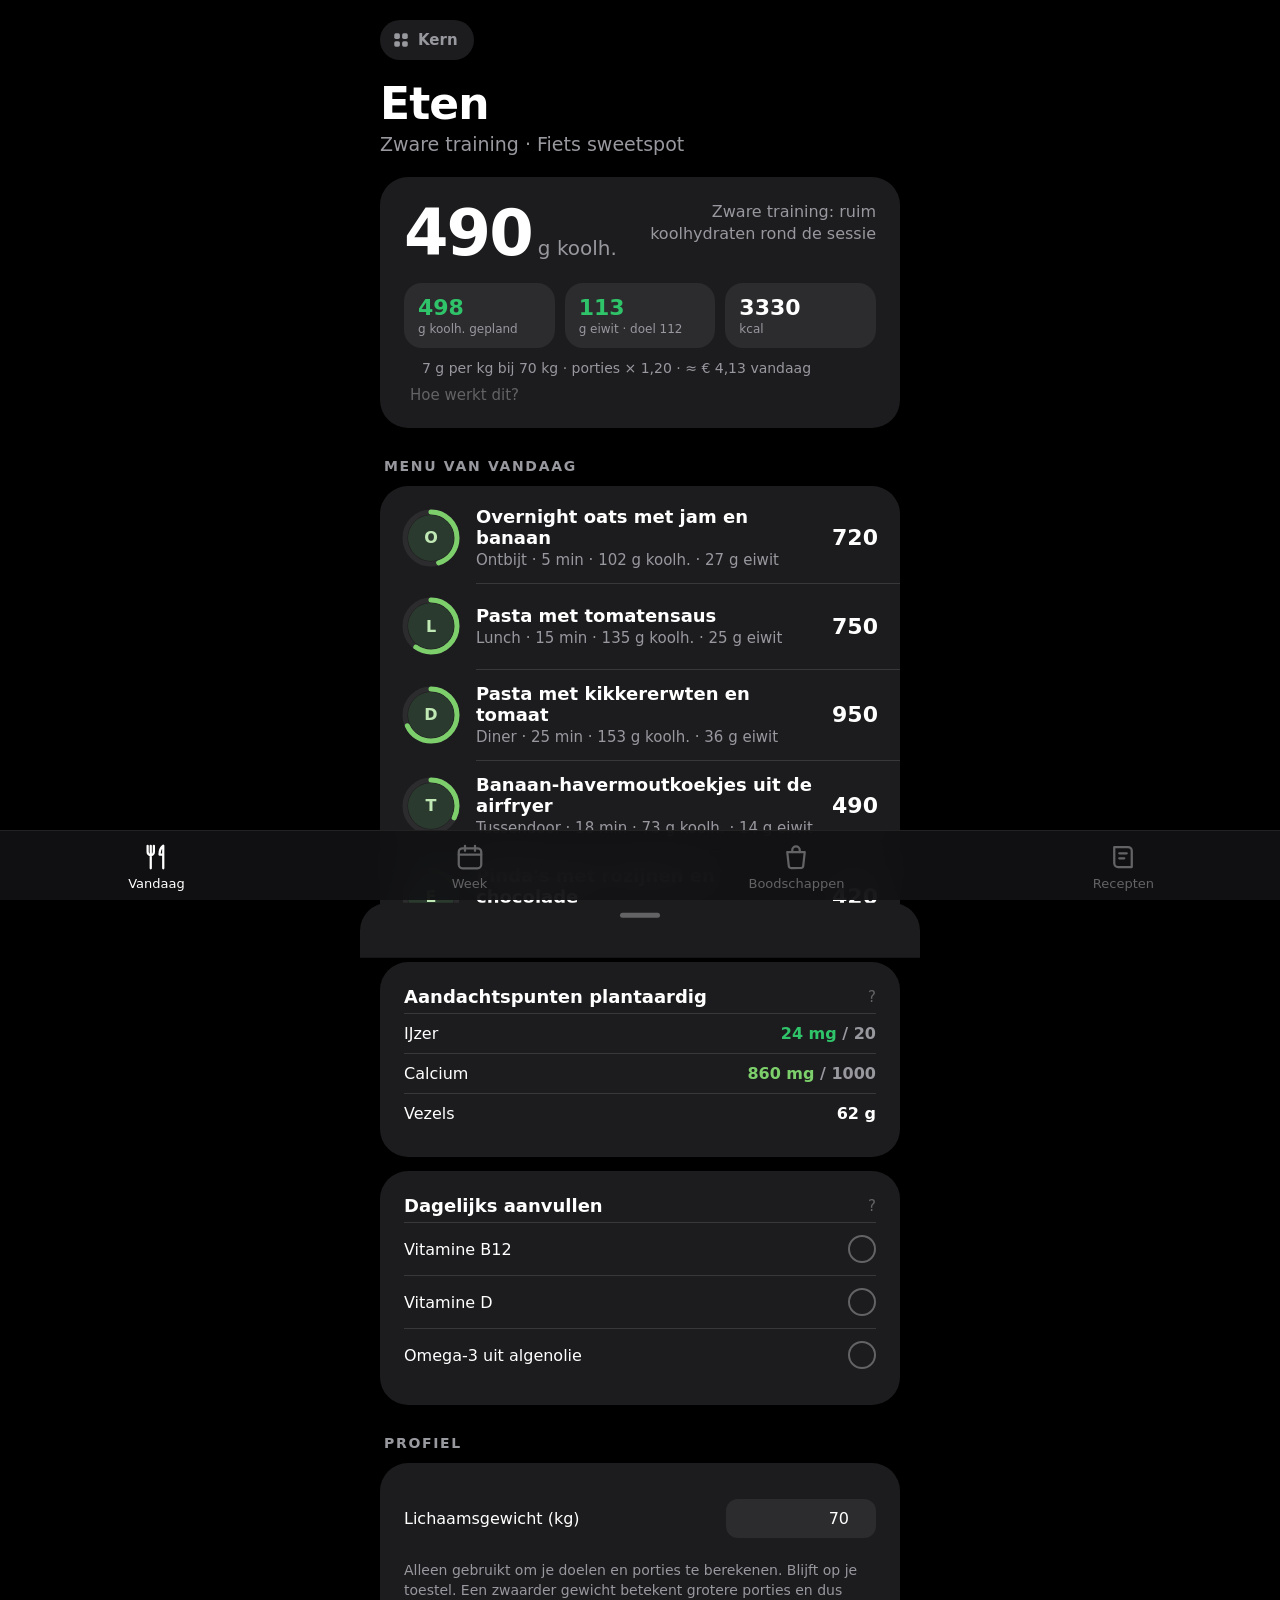
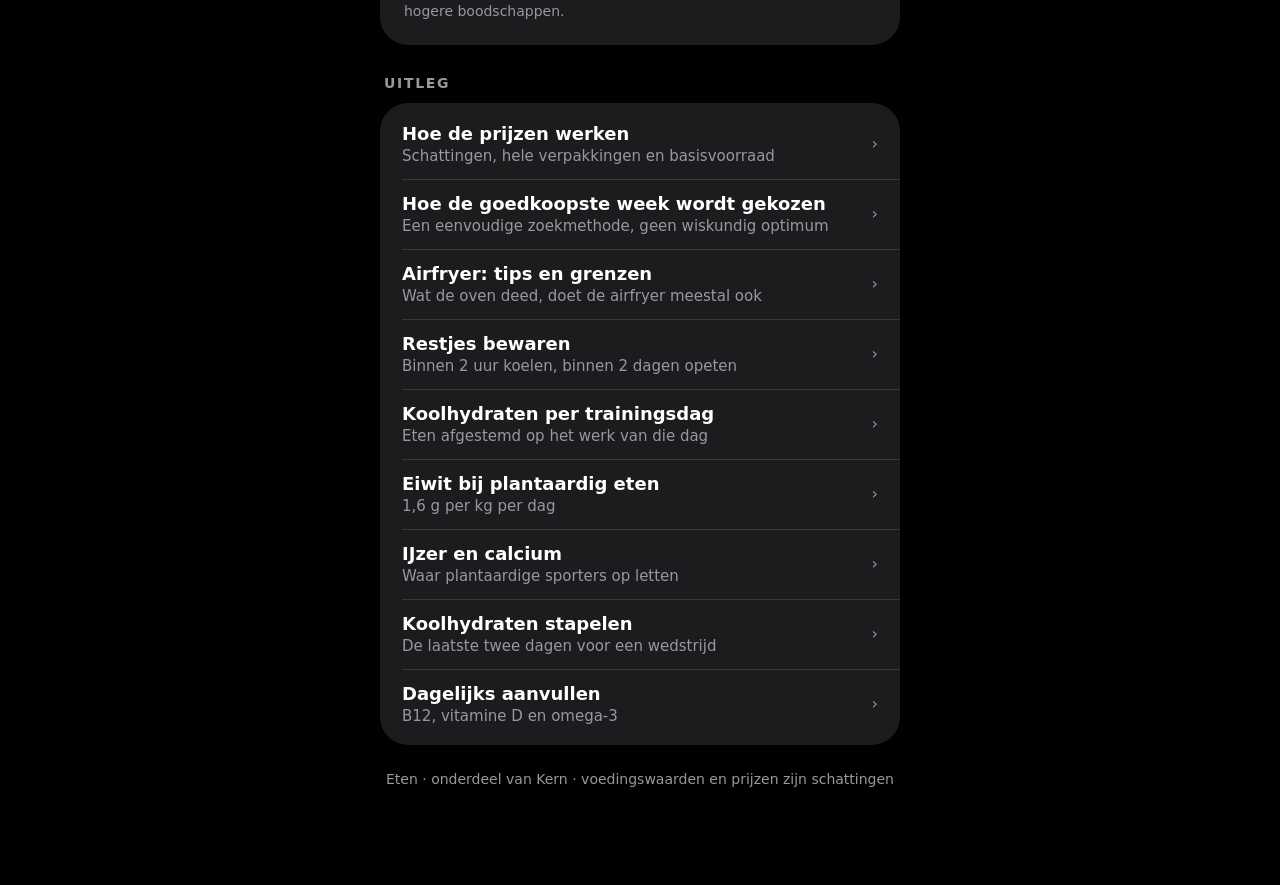
<file: eten/index.html>
<!DOCTYPE html>
<html lang="nl">
<head>
<meta charset="utf-8">
<meta name="viewport" content="width=device-width, initial-scale=1, viewport-fit=cover">
<meta name="apple-mobile-web-app-capable" content="yes">
<meta name="mobile-web-app-capable" content="yes">
<meta name="apple-mobile-web-app-status-bar-style" content="black-translucent">
<meta name="apple-mobile-web-app-title" content="Kern">
<meta name="theme-color" content="#000000">
<meta name="robots" content="noindex, nofollow">
<link rel="manifest" href="../manifest.json">
<link rel="apple-touch-icon" href="../icons/icon-180.png">
<link rel="stylesheet" href="../core/core.css">
<title>Eten</title>
<style>#rec-list .nm,#shop-body .nm,.list .item .nm{white-space:normal}#rec-list .ds{white-space:normal}</style>
</head>
<body>

<section class="view on" id="v-home">
  <div class="top"></div>
  <h1>Eten</h1>
  <div class="sub" id="home-sub"></div>
  <div id="home-body"></div>
</section>

<section class="view" id="v-week">
  <div class="top"></div>
  <h1>Week</h1>
  <div class="sub" id="week-sub"></div>
  <div id="week-body"></div>
  <button class="btn" id="replan">Goedkoopste week opnieuw plannen</button>
  <div class="hint" style="text-align:center"><button class="info" data-info="budget">Hoe wordt dit gepland?</button></div>
</section>

<section class="view" id="v-shop">
  <div class="top"></div>
  <h1>Boodschappen</h1>
  <div class="sub" id="shop-sub"></div>
  <div id="shop-hero"></div>
  <div class="segmented" id="shop-mode"><button class="on" data-v="list">Lijst</button><button data-v="pantry">In huis</button></div>
  <div id="shop-body"></div>
</section>

<section class="view" id="v-rec">
  <div class="top"></div>
  <h1>Recepten</h1>
  <div class="sub" id="rec-sub"></div>
  <div class="search">
    <svg width="26" height="26" viewBox="0 0 24 24" fill="none" stroke="#98989f" stroke-width="2"><circle cx="11" cy="11" r="7"/><path d="m20 20-3.5-3.5"/></svg>
    <input id="q" placeholder="Zoeken">
  </div>
  <div class="segmented" id="rec-filter"><button class="on" data-v="">Alles</button><button data-v="o">Ontbijt</button><button data-v="l">Lunch</button><button data-v="d">Diner</button><button data-v="s">Snack</button></div>
  <div class="segmented" id="rec-sort"><button class="on" data-v="std">Standaard</button><button data-v="cheap">Goedkoop</button><button data-v="prot">Eiwit</button></div>
  <div class="list" id="rec-list"></div>
</section>

<nav class="tabbar">
  <button class="on" data-tab="home"><svg viewBox="0 0 24 24"><path d="M7 3v8M4.500 3v5a2.500 2.500 0 0 0 5 0V3M7 11v10M17 3c-2 1.500-3 4-3 7h3M17 3v18"/></svg>Vandaag</button>
  <button data-tab="week"><svg viewBox="0 0 24 24"><rect x="3" y="5" width="18" height="16" rx="3"/><path d="M3 10h18M8 3v4M16 3v4"/></svg>Week</button>
  <button data-tab="shop"><svg viewBox="0 0 24 24"><path d="M5 8h14l-1.200 11a2 2 0 0 1-2 1.800H8.200a2 2 0 0 1-2-1.800L5 8Z"/><path d="M9 8V6.500a3 3 0 0 1 6 0V8"/></svg>Boodschappen</button>
  <button data-tab="rec"><svg viewBox="0 0 24 24"><path d="M5 4h11a3 3 0 0 1 3 3v13H8a3 3 0 0 1-3-3V4Z"/><path d="M9 9h6M9 13h4"/></svg>Recepten</button>
</nav>

<script src="../core/core.js"></script>
<script src="recipes.js"></script>
<script>
/* =========================================================
   Eten — plantaardige maaltijdplanner met boodschappenlijst.
   Onderdeel van Kern. Alles te koken met een gasfornuis en een airfryer.
   Leest per dag het soort training uit de Tempo-feed en stemt koolhydraten
   en porties daarop af. Kiest de goedkoopste week die daarbij past.
   ========================================================= */
K.chrome('eten');
const {$,$$,esc,dkey,DAY,nl,eur,toast,openSheet,closeSheet,ringSVG,addDays,pd}=K;
const KEY='kern.eten.v1';
const DEF={v:2,plan:{},salt:0,bought:{},pantry:{'olijfolie':1},prices:{},supp:{},budget:56};
let st=K.load(KEY,DEF);
// oudere opslag (eerste versie van Eten): plan en prijzen opnieuw beginnen, voorraad en vinkjes behouden
try{const raw=JSON.parse(localStorage.getItem(KEY));if(raw&&raw.v!==2){st={...structuredClone(DEF),pantry:{...DEF.pantry,...(raw.pantry||{})},supp:raw.supp||{}};K.save(KEY,st)}}catch(e){}
const save=()=>{K.save(KEY,st);publish()};

const RM=new Map(RECIPES.map(r=>[r.id,r])),RL={};
const R=id=>RM.get(id);
const price=nm=>st.prices[nm]??ING[nm][8];
const bprice=nm=>st.prices[nm]??BASIS[nm][0];
const perG=nm=>price(nm)/ING[nm][7];
const MEAL={o:'Ontbijt',l:'Lunch',d:'Diner',s:'Tussendoor',s2:'Extra tussendoor'};
const EQ={pot:'Kookpan',pan:'Koekenpan',airfryer:'Airfryer'};
const cap=s=>s[0].toUpperCase()+s.slice(1);
const clamp=(x,a,b)=>Math.max(a,Math.min(b,x));
const today=()=>dkey(new Date());
const weight=()=>+K.profile().weight||70;
function sex(){try{return JSON.parse(localStorage.getItem('kern.tempo.v1'))?.settings?.sex||'m'}catch(e){return'm'}}
const feTarget=()=>(sex()==='f'?16:11)*1.8;

/* ---------- voeding en kosten per portie ---------- */
// kosten = verbruik (gram × prijs per gram); de kassaprijs met hele verpakkingen volgt bij Boodschappen
function nut(r,sc=1){const o={kcal:0,kh:0,ei:0,vet:0,vz:0,fe:0,ca:0,eur:0};
  for(const[k,g]of Object.entries(r.ing)){const i=ING[k];if(!i)continue;const f=g*sc/100;
    o.kcal+=i[0]*f;o.kh+=i[1]*f;o.ei+=i[2]*f;o.vet+=i[3]*f;o.vz+=i[4]*f;o.fe+=i[5]*f;o.ca+=i[6]*f;o.eur+=g*sc*perG(k)}
  return o}
let N1={};const n1=r=>N1[r.id]??(N1[r.id]=nut(r));

/* ---------- dagtype uit het trainingsschema ---------- */
// koolhydraten in g per kg lichaamsgewicht per dag (Burke et al. 2011; Thomas et al. 2016)
const CLS={
  rest:{kh:4,l:'Rustdag',h:'Rustdag: minder koolhydraten, eiwit blijft gelijk'},
  easy:{kh:5,l:'Rustige training',h:'Rustige trainingsdag: gewone, gevarieerde dag'},
  hard:{kh:7,l:'Zware training',h:'Zware training: ruim koolhydraten rond de sessie'},
  long:{kh:8,l:'Lange duur',h:'Lange duurtraining: voluit koolhydraten'},
  laden:{kh:10,l:'Stapelen',h:'Koolhydraten stapelen voor je wedstrijd: veel en vezelarm'},
  race:{kh:8,l:'Wedstrijd',h:'Wedstrijddag: licht verteerbaar ontbijt, 3 uur vooraf'}
};
const tempo=()=>K.feed.get('tempo');
function dayCls(k){const f=tempo();let c=f?.days?.[k]?.cls||'easy';
  if(f?.race?.date){const n=Math.round((pd(f.race.date)-pd(k))/DAY);if(n===1||n===2)c='laden';if(n===0)c='race'}
  return CLS[c]?c:'easy'}
const training=k=>tempo()?.days?.[k]?.t||'';
const slotsFor=k=>['o','l','d','s'].concat(['hard','long','laden'].includes(dayCls(k))?['s2']:[]);
const hash=s=>{let h=7;for(const ch of String(s))h=(h*31+ch.charCodeAt(0))>>>0;return h};
function rng(seed){return()=>{seed|=0;seed=seed+0x6D2B79F5|0;let t=Math.imul(seed^seed>>>15,1|seed);t=t+Math.imul(t^t>>>7,61|t)^t;return((t^t>>>14)>>>0)/4294967296}}

/* ---------- geschiktheid van een gerecht voor een dagtype ---------- */
function score(r,c){const n=n1(r),khE=n.kh*4/n.kcal,eiE=n.ei*4/n.kcal;
  if(c==='laden'||c==='race')return khE+(r.race?.5:0)-n.vz/100;
  if(c==='long'||c==='hard')return khE+eiE*.9-(r.race?.15:0);
  if(c==='rest')return eiE*1.3+n.fe/40-(r.race?.25:0);
  return eiE+khE*.3-(r.race?.25:0)}
function slotCls(k,slot){let c=dayCls(k);
  // de avond vóór een lange duurloop of wedstrijd telt het diner al mee
  if(slot==='d'){const t=dayCls(dkey(addDays(pd(k),1)));if(['long','race'].includes(t)&&!['laden','race'].includes(c))c='long'}
  return c}
function ranked(k,slot){const m=slot==='s2'?'s':slot,c=slotCls(k,slot);
  return RECIPES.filter(r=>r.m===m).sort((a,b)=>score(b,c)-score(a,c))}

/* ---------- dag en week ---------- */
function dayCalc(k,p){const c=dayCls(k),w=weight(),target=CLS[c].kh*w,ids=Object.values(p);
  const raw=ids.reduce((x,id)=>x+n1(R(id)).kh,0)||1,sc=clamp(Math.round(target/raw*20)/20,.8,1.5);
  const tot={kcal:0,kh:0,ei:0,vet:0,vz:0,fe:0,ca:0,eur:0};
  for(const id of ids){const n=n1(R(id));for(const x in tot)tot[x]+=n[x]*sc}
  return{k,p,c,sc,tot,target,eiT:1.6*w}}
const weekDays=()=>Array.from({length:7},(_,i)=>dkey(addDays(new Date(),i)));

// Wat de week kost: verse producten per hele verpakking, houdbare producten naar verbruik
// (het restant gebruik je volgende week) met een kleine straf voor een bijna lege verpakking.
function weekNeeds(days){const need={};
  for(const d of days)for(const id of Object.values(d.p))for(const[nm,g]of Object.entries(R(id).ing))need[nm]=(need[nm]||0)+g*d.sc;
  return need}
const rl=r=>RL[r.id]??(RL[r.id]=Object.entries(r.ing));
function objective(plan,keys){
  const w=weight(),feT=feTarget(),need={},cnt={};let pen=0;
  for(let i=0;i<keys.length;i++){const k=keys[i],p=plan[k],d=dayCalc(k,p);
    for(const s in p){const id=p[s];cnt[id]=(cnt[id]||0)+1;
      if(i&&(s==='d'||s==='l')&&plan[keys[i-1]][s]===id)pen+=s==='d'?3:2;
      for(const[nm,g]of rl(RM.get(id)))need[nm]=(need[nm]||0)+g*d.sc}
    pen+=Math.max(0,1.6*w-d.tot.ei)*.12+Math.max(0,d.target-d.tot.kh)*.02+Math.max(0,.8*feT-d.tot.fe)*.2+Math.max(0,700-d.tot.ca)*.002}
  for(const id in cnt){const lim=RM.get(id).m==='d'?2:3;if(cnt[id]>lim)pen+=3*(cnt[id]-lim)}
  let cost=0;
  for(const nm in need){if(st.pantry[nm])continue;const a=ING[nm],pr=price(nm),packs=need[nm]/a[7];
    cost+=a[11]?packs*pr+.15*(Math.ceil(packs-1e-9)-packs)*pr:Math.ceil(packs-1e-9)*pr}
  return cost+pen}
// Zoekt de goedkoopste week: meerdere keren opnieuw beginnen (willekeurige start), telkens maaltijden
// wisselen en alleen verbeteringen houden; de beste uitkomst wint.
function optimize(free){
  const keys=weekDays(),pools={},base={};
  keys.forEach(k=>{base[k]=free.includes(k)?{}:{...st.plan[k]}});
  free.forEach(k=>slotsFor(k).forEach(s=>{const cls=slotCls(k,s),n=(cls==='laden'||cls==='race')?6:12;
    pools[k+'|'+s]=ranked(k,s).slice(0,n).map(r=>r.id)}));
  const moves=Object.keys(pools);if(!moves.length)return;
  let best=null,bestV=Infinity;
  const restarts=free.length>=5?8:4,iters=Math.min(1800,200*moves.length);   // een enkele nieuwe dag is snel klaar
  for(let r=0;r<restarts;r++){
    const rnd=rng(hash(keys[0]+st.salt+'#'+r)),plan={};
    keys.forEach(k=>{plan[k]={...base[k]}});
    moves.forEach(mv=>{const[k,s]=mv.split('|'),pl=pools[mv];plan[k][s]=r===0?pl[0]:pl[rnd()*pl.length|0]});
    let cur=objective(plan,keys);
    for(let i=0;i<iters;i++){const mv=moves[rnd()*moves.length|0],[k,s]=mv.split('|'),pl=pools[mv],id=pl[rnd()*pl.length|0],old=plan[k][s];
      if(id===old)continue;plan[k][s]=id;const v=objective(plan,keys);if(v<=cur)cur=v;else plan[k][s]=old}
    if(cur<bestV){bestV=cur;best=plan}}
  free.forEach(k=>{st.plan[k]=best[k]})}
function planWeek(){
  const ks=weekDays(),cut=dkey(addDays(new Date(),-3));
  for(const k of Object.keys(st.plan))if(k<cut)delete st.plan[k];
  const free=[];
  ks.forEach(k=>{const p=st.plan[k],sl=slotsFor(k);
    if(!p||sl.some(s=>!p[s]||!R(p[s])))free.push(k);else for(const s of Object.keys(p))if(!sl.includes(s))delete p[s]});
  if(free.length){free.forEach(k=>delete st.plan[k]);optimize(free);K.save(KEY,st)}
  return ks.map(k=>dayCalc(k,st.plan[k]))}
const day=k=>{planWeek();return dayCalc(k,st.plan[k])};

/* ---------- boodschappen: hele verpakkingen ---------- */
function shopping(){const days=planWeek(),need=weekNeeds(days),bs=new Set();
  for(const d of days)for(const id of Object.values(d.p))(R(id).bs||[]).forEach(b=>bs.add(b));
  const items=[];let kassa=0,use=0;
  for(const[nm,g]of Object.entries(need)){if(st.pantry[nm])continue;const a=ING[nm],pr=price(nm),n=Math.ceil(g/a[7]-1e-9);
    kassa+=n*pr;use+=g/a[7]*pr;items.push({nm,g,n,pr,packG:a[7],unit:a[9],cat:a[10]})}
  let basis=0;const bl=[];
  for(const b of bs){if(st.pantry[b])continue;const p=bprice(b);basis+=p;bl.push({nm:b,pr:p,pack:BASIS[b][1]})}
  return{items,bl,kassa,use,basis,days}}
const amount=(nm,g)=>{const liq=/melk|sap|olijfolie/.test(nm),v=g<20?Math.round(g):Math.round(g/5)*5;return liq?(v>=1000?nl(v/1000,1)+' l':v+' ml'):(v>=1000?nl(v/1000,1)+' kg':v+' g')};
const gDisp=(nm,g)=>amount(nm,g)+(/(kikkererwten|bonen|maïs) \(blik\)/.test(nm)?' uitgelekt':'');

/* ---------- vandaag ---------- */
const pctColor=p=>p>=1?'var(--c-peak)':p>=.8?'var(--c-good)':p>=.6?'var(--c-mid)':'var(--c-warn)';
function renderHome(){
  const d=day(today()),t=d.tot,feT=feTarget(),caT=1000,tr=training(d.k),gap=d.target-t.kh,sup=st.supp[d.k]||{};
  $('#home-sub').textContent=`${CLS[d.c].l}${tr?' · '+tr:''}`;
  $('#home-body').innerHTML=`
  <div class="card">
    <div class="hero"><div><div class="big">${Math.round(d.target)}<small>g koolh.</small></div></div><div class="right">${CLS[d.c].h}</div></div>
    <div class="stats">
      <div class="stat"><div class="v" style="color:${pctColor(t.kh/d.target)}">${Math.round(t.kh)}</div><div class="k">g koolh. gepland</div></div>
      <div class="stat"><div class="v" style="color:${pctColor(t.ei/d.eiT)}">${Math.round(t.ei)}</div><div class="k">g eiwit · doel ${Math.round(d.eiT)}</div></div>
      <div class="stat"><div class="v">${Math.round(t.kcal/10)*10}</div><div class="k">kcal</div></div>
    </div>
    <div class="legend" style="margin-top:12px"><span class="muted" style="font-size:14px">${nl(CLS[d.c].kh)} g per kg bij ${nl(weight())} kg${d.sc!==1?` · porties × ${nl(d.sc,2)}`:''} · ≈ ${eur(t.eur,2)} vandaag</span><button class="info" data-info="carbs">Hoe werkt dit?</button></div>
  </div>
  ${gap>d.target*.07?`<div class="banner" style="--d:var(--c-mid)"><span class="bar"></span><div>Nog ongeveer <b>${Math.round(gap/10)*10} g koolhydraten</b> tekort ten opzichte van je doel. Vul aan met sap, sportdrank, rijstwafels of een extra schep rijst of pasta.</div></div>`:''}
  <div class="label">Menu van vandaag</div>
  <div class="list">${Object.entries(d.p).map(([s,id])=>mealItem(d,s,id)).join('')}</div>
  <div class="card" style="margin-top:var(--gap)">
    <div class="card-h"><h3>Aandachtspunten plantaardig</h3><button class="info" data-info="iron">?</button></div>
    <div class="row"><span>IJzer</span><b style="color:${pctColor(t.fe/feT)}">${nl(t.fe,0)} mg <span class="muted">/ ${nl(feT,0)}</span></b></div>
    <div class="row"><span>Calcium</span><b style="color:${pctColor(t.ca/caT)}">${Math.round(t.ca/10)*10} mg <span class="muted">/ ${caT}</span></b></div>
    <div class="row"><span>Vezels</span><b>${Math.round(t.vz)} g</b></div>
  </div>
  <div class="card">
    <div class="card-h"><h3>Dagelijks aanvullen</h3><button class="info" data-info="supp">?</button></div>
    ${[['b12','Vitamine B12'],['d','Vitamine D'],['o3','Omega-3 uit algenolie']].map(([k,l])=>`<div class="field"><label>${l}</label><button class="check ${sup[k]?'on':''}" data-supp="${k}" aria-label="${l} genomen">${sup[k]?'✓':''}</button></div>`).join('')}
  </div>
  <div class="label">Profiel</div>
  <div class="card">
    <div class="field"><label>Lichaamsgewicht (kg)</label><input id="p-weight" type="number" inputmode="decimal" value="${weight()}"></div>
    <div class="hint">Alleen gebruikt om je doelen en porties te berekenen. Blijft op je toestel. Een zwaarder gewicht betekent grotere porties en dus hogere boodschappen.</div>
  </div>
  <div class="label">Uitleg</div>
  <div class="list">${Object.entries(INFO).map(([k,v])=>`<div class="item plain" data-info="${k}"><div class="meta"><div class="nm">${v.t}</div><div class="ds">${v.s}</div></div><span class="muted">›</span></div>`).join('')}</div>
  <div class="hint" style="text-align:center;margin-top:24px">Eten · onderdeel van Kern · voedingswaarden en prijzen zijn schattingen</div>`;
  $$('[data-supp]').forEach(b=>b.onclick=()=>{const s=st.supp[d.k]=st.supp[d.k]||{};s[b.dataset.supp]=!s[b.dataset.supp];save();renderHome()});
  $('#p-weight').onchange=e=>{const p=K.profile();p.weight=clamp(+String(e.target.value).replace(',','.')||70,35,150);K.saveProfile(p);N1={};st.plan={};save();render();toast('Opgeslagen, week opnieuw gepland')};
}
function mealItem(d,s,id){const r=R(id),n=nut(r,d.sc);
  return `<div class="item" data-meal="${d.k},${s}"><div class="ring sm">${ringSVG(n.kh/d.tot.kh*2.2,'var(--c-good)',58)}<div class="in" style="background:#2b3a2e;color:#bfe8b5">${MEAL[s][0]}</div></div><div class="meta"><div class="nm">${esc(r.n)}</div><div class="ds">${MEAL[s]} · ${r.t} min · ${Math.round(n.kh)} g koolh. · ${Math.round(n.ei)} g eiwit</div></div><div class="sc">${Math.round(n.kcal/10)*10}</div></div>`}

/* ---------- week ---------- */
function renderWeek(){const S=shopping();
  $('#week-sub').textContent=`Boodschappen deze week ≈ ${eur(S.kassa)} · ${S.items.length} producten`;
  $('#week-body').innerHTML=S.days.map((d,i)=>`<div class="week ${i===0?'cur':''}"><div class="week-h"><b>${i===0?'Vandaag':i===1?'Morgen':K.fmtDate(pd(d.k),{weekday:'long',day:'numeric',month:'short'})}</b><span class="muted">${CLS[d.c].l} · ${Math.round(d.target)} g · ${eur(d.tot.eur,2)}</span></div>
    <div class="muted" style="margin:4px 0 10px;font-size:15px">${esc(training(d.k)||'Geen training in het schema')}</div>
    ${Object.entries(d.p).map(([s,id])=>{const r=R(id),n=nut(r,d.sc);return `<div class="day" data-meal="${d.k},${s}" style="cursor:pointer"><span class="d">${MEAL[s][0]}</span><span class="s">${esc(r.n)}<small>${Math.round(n.kcal/10)*10} kcal · ${Math.round(n.kh)} g koolh. · ${Math.round(n.ei)} g eiwit · ${eur(n.eur,2)}</small></span><span class="muted">›</span></div>`}).join('')}</div>`).join('');
}
$('#replan').onclick=()=>{st.plan={};st.salt++;save();render();toast('Nieuwe goedkoopste week gepland')};

/* ---------- recept ---------- */
function recipeSheet(id,k,slot){const r=R(id),sc=k?day(k).sc:1,n=nut(r,sc);
  const chips=[MEAL[r.m],r.t+' min',...(r.eq||[]).map(e=>EQ[e]),r.race?'wedstrijdproof':'',r.b?'maak dubbel':''].filter(Boolean);
  openSheet(`<h2>${esc(r.n)}</h2>
    <div class="pills" style="margin:6px 0 14px">${chips.map(c=>`<span class="chip">${esc(c)}</span>`).join('')}</div>
    <div class="stats"><div class="stat"><div class="v">${Math.round(n.kcal/10)*10}</div><div class="k">kcal</div></div><div class="stat"><div class="v">${Math.round(n.kh)} g</div><div class="k">koolhydraten</div></div><div class="stat"><div class="v">${Math.round(n.ei)} g</div><div class="k">eiwit</div></div></div>
    <div class="stats" style="margin-top:10px"><div class="stat"><div class="v">${Math.round(n.vet)} g</div><div class="k">vet</div></div><div class="stat"><div class="v">${Math.round(n.vz)} g</div><div class="k">vezels</div></div><div class="stat"><div class="v">${nl(n.fe,1)}</div><div class="k">mg ijzer</div></div></div>
    <h3>Ingrediënten${sc!==1?` <span class="muted" style="font-weight:500;font-size:14px">portie × ${nl(sc,2)}</span>`:''}</h3>
    ${Object.entries(r.ing).map(([nm,g])=>`<div class="row"><span>${esc(cap(nm))}</span><b>${gDisp(nm,g*sc)}</b></div>`).join('')}
    ${r.bs&&r.bs.length?`<div class="hint">Uit je basisvoorraad: ${esc(r.bs.join(', '))}</div>`:''}
    <h3>Bereiding</h3><ol>${r.st.map(s=>`<li>${esc(s)}</li>`).join('')}</ol>
    ${(r.eq||[]).includes('airfryer')?`<div class="hint">Airfryertijden zijn een startpunt: elk toestel verschilt. Kijk een paar minuten eerder. <button class="info" data-info="airfryer" style="padding:0">Tips</button></div>`:''}
    ${r.b?`<div class="hint">Kook gerust dubbel. Bewaar restjes binnen 2 uur in de koelkast en eet ze binnen 2 dagen op, of vries ze in. <button class="info" data-info="storage" style="padding:0">Bewaren</button></div>`:''}
    <div class="hint">Ingrediënten ≈ ${eur(n.eur,2)} per portie (naar verbruik, zonder basisvoorraad).</div>
    ${k?`<button class="btn pri" id="r-swap">Kies een ander gerecht</button>`:`<button class="btn pri" id="r-today">Zet vandaag op het menu</button>`}`);
  if(k)$('#r-swap').onclick=()=>swapSheet(k,slot);
  else $('#r-today').onclick=()=>{day(today());st.plan[today()][r.m]=r.id;save();closeSheet();render();toast('Staat op het menu van vandaag')};
}
function swapSheet(k,slot){const d=day(k);
  openSheet(`<h2>${MEAL[slot]} wisselen</h2><p>Gesorteerd op wat het best past bij deze dag (${CLS[slotCls(k,slot)].l.toLowerCase()}).</p>
    <div class="list" style="background:var(--card-2)">${ranked(k,slot).map(r=>{const n=nut(r,d.sc);return `<div class="item plain" data-set="${r.id}"><div class="meta"><div class="nm">${esc(r.n)}</div><div class="ds">${r.t} min · ${Math.round(n.kh)} g koolh. · ${Math.round(n.ei)} g eiwit · ${eur(n.eur,2)}</div></div><div class="sc" style="font-size:17px">${d.p[slot]===r.id?'✓':Math.round(n.kcal/10)*10}</div></div>`}).join('')}</div>`);
  $$('[data-set]').forEach(b=>b.onclick=()=>{st.plan[k][slot]=b.dataset.set;save();closeSheet();render();toast('Gewisseld')});
}
document.addEventListener('click',e=>{const m=e.target.closest('[data-meal]');if(m){const[k,s]=m.dataset.meal.split(',');recipeSheet(st.plan[k][s],k,s)}
  const r=e.target.closest('[data-rec]');if(r)recipeSheet(r.dataset.rec)});

/* ---------- boodschappen ---------- */
let shopMode='list';
const CATS=['Groente & fruit','Brood & granen','Peulvruchten & tofu','Zuivelvervangers','Noten & zaden','Houdbaar','Diepvries'];
function renderShop(){
  const S=shopping(),left=S.items.filter(i=>!st.bought[i.nm]),g=K.feed.get('geld'),diff=st.budget-S.kassa;
  $('#shop-sub').textContent=`${left.length} van ${S.items.length} producten nog te kopen`;
  $('#shop-hero').innerHTML=`<div class="card"><div class="hero"><div><div class="big long">${eur(S.kassa)}<small>kassa</small></div></div>
    <div class="right" style="color:${diff>=0?'var(--c-peak)':'var(--c-mid)'}">${diff>=0?`${eur(diff)} onder`:`${eur(-diff)} boven`} je budget van ${eur(st.budget)}</div></div>
    <div class="stats"><div class="stat"><div class="v">${eur(S.use)}</div><div class="k">echt verbruik</div></div><div class="stat"><div class="v">${eur(S.basis)}</div><div class="k">basis, eenmalig</div></div><div class="stat"><div class="v">${S.items.length}</div><div class="k">producten</div></div></div>
    ${g&&g.groceries7!=null?`<div class="row" style="margin-top:12px"><span>Werkelijk uitgegeven · 7 dgn</span><b>${eur(g.groceries7,2)} <span class="muted">(Geld)</span></b></div>`:''}
    <div class="field" style="margin-top:8px"><label>Budget per week (€)</label><input id="s-budget" type="number" inputmode="numeric" value="${st.budget}"></div>
    <div class="hint">Prijzen zijn mijn schatting voor budgetmerken en niet gecontroleerd. Tik op een product om de echte prijs in te vullen. <button class="info" data-info="prices" style="padding:0">Hoe werkt dit?</button></div></div>`;
  $('#s-budget').onchange=e=>{st.budget=Math.max(10,+e.target.value||56);save();renderShop()};
  if(shopMode==='list'){
    const row=(nm,sub,qty,pr)=>`<div class="item plain ${st.bought[nm]?'done':''}" data-buy="${esc(nm)}"><button class="check ${st.bought[nm]?'on':''}" aria-label="Gekocht">${st.bought[nm]?'✓':''}</button><div class="meta"><div class="nm" style="font-weight:500">${esc(cap(nm))}</div><div class="ds">${sub}</div></div><div style="text-align:right"><div class="num" style="font-size:15px">${qty}</div><div class="muted num" style="font-size:13px">${eur(pr,2)}</div></div></div>`;
    $('#shop-body').innerHTML=CATS.map(c=>{const xs=S.items.filter(i=>i.cat===c).sort((a,b)=>a.nm.localeCompare(b.nm));
      return xs.length?`<div class="label">${c}</div><div class="list">${xs.map(i=>row(i.nm,`nodig ${gDisp(i.nm,i.g)}`,`${i.n} × ${i.unit}`,i.n*i.pr)).join('')}</div>`:''}).join('')
      +(S.bl.length?`<div class="label">Basisvoorraad · kruiden en saus</div><div class="list">${S.bl.sort((a,b)=>a.nm.localeCompare(b.nm)).map(b=>row(b.nm,'blijft maanden goed; zet na aankoop bij In huis',`1 × ${b.pack}`,b.pr)).join('')}</div>`:'')
      +`<button class="btn" id="unbuy" style="margin-top:18px">Vinkjes wissen</button>`;
    $('#unbuy').onclick=()=>{st.bought={};save();renderShop()};
  }else{
    $('#shop-body').innerHTML=`<div class="hint" style="margin:0 4px 6px">Vink aan wat je al in huis hebt. Dat verdwijnt van de lijst en uit de kosten. Plan daarna de week opnieuw om er rekening mee te houden.</div>`
      +CATS.map(c=>{const xs=Object.keys(ING).filter(n=>ING[n][10]===c).sort();
        return `<div class="label">${c}</div><div class="list">${xs.map(n=>`<div class="item plain" data-pan="${esc(n)}"><button class="check ${st.pantry[n]?'on':''}" aria-label="In huis">${st.pantry[n]?'✓':''}</button><div class="meta"><div class="nm" style="font-weight:500">${esc(cap(n))}</div></div></div>`).join('')}</div>`}).join('')
      +`<div class="label">Basisvoorraad · kruiden en saus</div><div class="list">${Object.keys(BASIS).sort().map(n=>`<div class="item plain" data-pan="${esc(n)}"><button class="check ${st.pantry[n]?'on':''}" aria-label="In huis">${st.pantry[n]?'✓':''}</button><div class="meta"><div class="nm" style="font-weight:500">${esc(cap(n))}</div></div></div>`).join('')}</div>`;
    $$('[data-pan]').forEach(b=>b.onclick=()=>{const n=b.dataset.pan;if(st.pantry[n])delete st.pantry[n];else st.pantry[n]=1;save();renderShop()});
  }
}
$('#shop-body').addEventListener('click',e=>{const row=e.target.closest('[data-buy]');if(!row)return;const n=row.dataset.buy;
  if(e.target.closest('.check')){st.bought[n]=!st.bought[n];save();renderShop()}else priceSheet(n)});
K.segmented($('#shop-mode'),v=>{shopMode=v;renderShop()});
function priceSheet(nm){const bs=!ING[nm],a=bs?null:ING[nm],cur=bs?bprice(nm):price(nm),unit=bs?BASIS[nm][1]:a[9];
  openSheet(`<h2>${esc(cap(nm))}</h2><div class="muted" style="margin-bottom:10px">${bs?`1 ${esc(unit)}`:`1 ${esc(unit)} = ${gDisp(nm,a[7])}`}</div>
    <div class="field"><label>Prijs per ${esc(unit)} (€)</label><input id="pp" type="text" inputmode="decimal" value="${nl(cur,2)}"></div>
    <div class="hint">${st.prices[nm]!=null?'Dit is je eigen prijs.':'Dit is mijn schatting. Vul de prijs van je kassabon in zodat het totaal klopt.'}</div>
    <button class="btn pri" id="pp-save">Prijs opslaan</button>
    <button class="btn" id="pp-home">${st.pantry[nm]?'Niet meer in huis':'Heb ik in huis'}</button>
    ${st.prices[nm]!=null?'<button class="btn" id="pp-reset">Mijn schatting terugzetten</button>':''}`);
  $('#pp-save').onclick=()=>{const v=+String($('#pp').value).replace(',','.');if(!(v>0&&v<100))return toast('Vul een prijs in');st.prices[nm]=v;N1={};save();closeSheet();render();toast('Prijs opgeslagen')};
  $('#pp-home').onclick=()=>{if(st.pantry[nm])delete st.pantry[nm];else st.pantry[nm]=1;save();closeSheet();render()};
  const rs=$('#pp-reset');if(rs)rs.onclick=()=>{delete st.prices[nm];N1={};save();closeSheet();render()};
}

/* ---------- recepten ---------- */
let recFilter='',recSort='std';
function renderRec(){const q=$('#q').value.toLowerCase();
  let arr=RECIPES.filter(r=>(!recFilter||r.m===recFilter)&&(!q||r.n.toLowerCase().includes(q)||Object.keys(r.ing).some(i=>i.includes(q))));
  if(recSort==='cheap')arr=[...arr].sort((a,b)=>n1(a).eur/n1(a).kcal-n1(b).eur/n1(b).kcal);
  if(recSort==='prot')arr=[...arr].sort((a,b)=>n1(b).ei/n1(b).kcal-n1(a).ei/n1(a).kcal);
  $('#rec-sub').textContent=`${RECIPES.length} plantaardige recepten · alleen gasfornuis en airfryer`;
  $('#rec-list').innerHTML=arr.length?arr.map(r=>{const n=n1(r),khE=n.kh*4/n.kcal;
    const tag=r.race?'wedstrijdproof':n.ei*4/n.kcal>.25?'eiwitrijk':khE>.62?'koolhydraatrijk':'';
    return `<div class="item" data-rec="${r.id}"><div class="ring sm">${ringSVG(khE,'var(--c-good)',58)}<div class="in" style="background:#1f1f21;font-size:14px">${r.t}′</div></div><div class="meta"><div class="nm">${esc(r.n)}</div><div class="ds">${[MEAL[r.m],Math.round(n.kcal/10)*10+' kcal',Math.round(n.ei)+' g eiwit',tag].filter(Boolean).join(' · ')}</div></div><div class="sc" style="font-size:17px">${eur(n.eur,2)}</div></div>`}).join(''):'<div class="empty">Geen recepten gevonden.</div>';
}
K.segmented($('#rec-filter'),v=>{recFilter=v;renderRec()});
K.segmented($('#rec-sort'),v=>{recSort=v;renderRec()});
$('#q').oninput=renderRec;

/* ---------- wetenschap en uitleg ---------- */
const INFO={
  prices:{t:'Hoe de prijzen werken',s:'Schattingen, hele verpakkingen en basisvoorraad',b:`<p>De prijzen in deze app zijn <b>mijn schatting</b> voor budgetmerken (Lidl, Aldi, AH basic). Ik heb ze niet kunnen controleren tegen actuele schapprijzen. Een paar ankerpunten die ik wel vond (bijvoorbeeld een blik kikkererwten rond € 0,79) lagen in dezelfde buurt, maar dat is te weinig om op te vertrouwen.</p><p><b>Pas ze aan:</b> tik bij Boodschappen op een product en vul de prijs van je kassabon in. Na een paar boodschappen klopt het totaal veel beter.</p><p><b>Kassa en verbruik:</b> aan de kassa betaal je hele verpakkingen. Voor verse producten (brood, tofu, tomaat, banaan) telt een hele verpakking mee. Houdbare producten (pasta, rijst, havermout, blikken) tellen naar verbruik mee, omdat het restant volgende week gebruikt wordt. De eerste week kost daarom meer dan het gemiddelde.</p><p><b>Basisvoorraad:</b> kruiden, saus en bouillon koop je één keer en gebruik je maanden. Dat staat apart in de lijst en niet in het weektotaal. Zet ze na aankoop bij "In huis".</p><p><b>Niet meegerekend:</b> aanbiedingen, een duurdere winkelketen, biologisch, en dingen die je buiten dit menu koopt. Prijzen veranderen ook.</p><p><b>Kritisch:</b> het totaal is dus een richtbedrag, geen garantie. Verschillen van 10 tot 20% zijn normaal.</p>`},
  budget:{t:'Hoe de goedkoopste week wordt gekozen',s:'Een eenvoudige zoekmethode, geen wiskundig optimum',b:`<p>Voor elke maaltijd kiest de app uit de gerechten die het best passen bij het soort dag (rustdag, zware training, wedstrijd). Daarna probeert hij duizenden keer één maaltijd te wisselen en houdt de wissel als de week daardoor goedkoper wordt.</p><p>Die kosten zijn de verpakkingen die je moet kopen. Zo kiest hij gerechten die dezelfde ingrediënten delen (één pak pasta, één zak linzen), zodat je minder weggooit.</p><p>Er zijn ook straffen voor een week die niet goed is: te weinig eiwit, te weinig koolhydraten voor de dag, te weinig ijzer of calcium, hetzelfde gerecht te vaak, of twee dagen achter elkaar hetzelfde diner.</p><p><b>Kritisch:</b> dit is een heuristiek (snelle zoekmethode) die een goede, maar niet altijd de allerbeste week vindt. Door "Opnieuw plannen" te kiezen krijg je een andere uitkomst. De straffen zijn mijn keuzes, geen voedingsnormen.</p>`},
  airfryer:{t:'Airfryer: tips en grenzen',s:'Wat de oven deed, doet de airfryer meestal ook',b:`<ul><li>Verwarm 3 minuten voor. Dat maakt vooral bij krokante dingen verschil.</li><li>Leg de mand niet te vol: lucht moet rond het eten kunnen. Rekenen op ongeveer 400 tot 500 gram per ronde is een goed begin; is het meer, bak in twee rondes.</li><li>Dep natte dingen droog (kikkererwten, tofu, groente uit de vriezer) en gebruik maar een druppel olie.</li><li>Schud of draai halverwege.</li><li>Gebruik bakpapier voor airfryers voor zachte dingen zoals koekjes.</li></ul><p><b>Kritisch:</b> de tijden en temperaturen in de recepten zijn een startpunt. Bronnen die ik raadpleegde lopen uiteen (bijvoorbeeld 10 tot 25 minuten voor falafel), en elk toestel is anders. Voor tempeh vond ik geen bron; die tijd is mijn schatting. Kijk de eerste keer een paar minuten eerder en pas aan.</p>`},
  storage:{t:'Restjes bewaren',s:'Binnen 2 uur koelen, binnen 2 dagen opeten',b:`<p>Volgens de richtlijn van het Voedingscentrum, zoals ik die via derden terugvond, zet je een warme maaltijd binnen 2 uur in de koelkast en eet je hem binnen 2 dagen op. Dat geldt zeker voor rijst en pasta. Wil je langer bewaren, vries dan in.</p><p>Dit plan kookt daarom nooit voor een hele week vooruit. Soep, curry of chili dubbel koken en de tweede portie een dag later eten kan wel. Voor meer dan twee dagen: invriezen en één keer opwarmen.</p><p><b>Kritisch:</b> ik vond geen aparte bewaartijd voor gekookte linzen of bonen; ik ga uit van dezelfde twee dagen. Controleer dit op de bewaarwijzer van het Voedingscentrum.</p>`},
  carbs:{t:'Koolhydraten per trainingsdag',s:'Eten afgestemd op het werk van die dag',b:`<p>Koolhydraten zijn de brandstof voor intensieve en lange inspanning. De aanbeveling is daarom geen vast getal, maar schaalt mee met je training (<b>periodiseren</b> = afstemmen per dag): ongeveer 3–5 g per kg lichaamsgewicht op een rustige dag, 5–7 g bij een uur matige training, 6–10 g bij één tot drie uur duurtraining.</p><p>Deze app gebruikt 4 g/kg op rustdagen, 5 op rustige dagen, 7 op zware dagen en 8 op dagen met een lange duurtraining. Het soort dag komt uit je schema in Tempo. De porties worden daarop geschaald (tussen 0,8 en 1,5 keer).</p><p><b>Kritisch:</b> dit zijn bandbreedtes uit consensusdocumenten, geen individuele voorschriften. Honger, gewichtsverloop en hoe je trainingen voelen zijn betere graadmeters dan het getal. De koolhydraten in dit plan zijn zonder vezels geteld.</p><p class="ref">Burke et al. (2011) J Sports Sci · Thomas, Erdman & Burke (2016) Med Sci Sports Exerc · Impey et al. (2018) Sports Med</p>`},
  protein:{t:'Eiwit bij plantaardig eten',s:'1,6 g per kg per dag',b:`<p>Duursporters hebben meer eiwit nodig dan de algemene norm: ongeveer 1,2–2,0 g per kg per dag. Plantaardig eiwit is gemiddeld iets minder goed verteerbaar en bevat minder leucine (=het aminozuur dat spieropbouw aanzet), daarom rekent de app met <b>1,6 g/kg</b> als doel, verdeeld over de maaltijden. Dat is een praktische keuze in de bovenkant van de gangbare bandbreedte, geen voorschrift.</p><p>Linzen, bonen, tofu en tempeh zijn de dragers. Op gewicht is droge linzen de goedkoopste eiwitbron, daarna sojaproducten en pindakaas.</p><p><b>Kritisch:</b> of veganisten echt meer nodig hebben is niet goed gemeten; bij voldoende totale inname lijkt het verschil met dierlijk eiwit klein.</p><p class="ref">Thomas et al. (2016) Med Sci Sports Exerc · Rogerson (2017) J Int Soc Sports Nutr · Hevia-Larraín et al. (2021) Sports Med</p>`},
  iron:{t:'IJzer en calcium',s:'Waar plantaardige sporters op letten',b:`<p><b>IJzer</b> uit planten (non-heem) wordt minder goed opgenomen dan ijzer uit vlees. Daarom toont de app een richtwaarde van 1,8 keer de gewone aanbeveling. Vitamine C bij de maaltijd (paprika, citroen, sinaasappelsap) verhoogt de opname; koffie en thee rond de maaltijd verlagen die. Duurlopers verliezen bovendien extra ijzer.</p><p><b>Calcium</b>: richtwaarde 1000 mg per dag. Verrijkte sojamelk en sojayoghurt, boerenkool en spinazie leveren het meest. Let op: de calcium in tofu verschilt per merk; ik reken voorzichtig.</p><p><b>Kritisch:</b> de factor 1,8 is een schatting uit één rapport en staat ter discussie. Of je ijzerstatus goed is weet je alleen uit bloedonderzoek (ferritine); slik geen ijzer zonder dat te laten meten.</p><p class="ref">Institute of Medicine (2001) Dietary Reference Intakes · Sim et al. (2019) Eur J Appl Physiol · Hurrell & Egli (2010) Am J Clin Nutr</p>`},
  load:{t:'Koolhydraten stapelen',s:'De laatste twee dagen voor een wedstrijd',b:`<p>Voor wedstrijden langer dan 90 minuten vult <b>stapelen</b> (=carboloading) je glycogeenvoorraad (=opgeslagen koolhydraten in spieren en lever): 10–12 g per kg per dag in de laatste 36–48 uur, met weinig training.</p><p>De app schakelt de twee dagen voor je wedstrijddatum in Tempo automatisch over op vezelarme, koolhydraatrijke gerechten en een extra tussendoortje. Zo veel eten uit vaste maaltijden is lastig; sap, sportdrank en witte rijst of pasta helpen.</p><p><b>Kritisch:</b> je wordt er 1–2 kg zwaarder van (water dat met glycogeen wordt opgeslagen); dat hoort erbij. Oefen dit vóór een lange duurloop, nooit voor het eerst voor de wedstrijd.</p><p class="ref">Burke et al. (2011) J Sports Sci · Hawley et al. (1997) Sports Med · Jeukendrup (2011) J Sports Sci</p>`},
  supp:{t:'Dagelijks aanvullen',s:'B12, vitamine D en omega-3',b:`<p><b>Vitamine B12</b> zit niet betrouwbaar in plantaardig eten; aanvullen is bij een volledig plantaardig voedingspatroon noodzakelijk.</p><p><b>Vitamine D</b> maak je in de zomer aan via zonlicht; in de wintermaanden is aanvullen op onze breedtegraad gangbaar advies.</p><p><b>Omega-3</b>: planten leveren ALA (lijnzaad), dat maar beperkt wordt omgezet in EPA en DHA. Algenolie levert die twee rechtstreeks.</p><p><b>Kritisch:</b> voor B12 is het bewijs hard; voor extra EPA/DHA bij gezonde volwassenen is het nut minder duidelijk. Doseringen horen bij een arts of diëtist, niet bij een app.</p><p class="ref">Pawlak et al. (2013) Nutr Rev · Gezondheidsraad (2012) Evaluatie voedingsnormen vitamine D · Lane et al. (2014) Crit Rev Food Sci Nutr</p>`}
};

/* ---------- feed ---------- */
function publish(){const S=shopping(),d=dayCalc(today(),st.plan[today()]),left=S.items.filter(i=>!st.bought[i.nm]);
  K.feed.set('eten',{today:{cls:d.c,label:CLS[d.c].l,target:Math.round(d.target),kh:Math.round(d.tot.kh),ei:Math.round(d.tot.ei),
      meals:Object.entries(d.p).map(([s,id])=>({slot:MEAL[s],n:R(id).n}))},
    list:{n:S.items.length,left:left.length,cost:Math.round(S.kassa),use:Math.round(S.use),budget:st.budget}})}

function render(){renderHome();renderWeek();renderShop();renderRec()}
K.info(INFO);
K.tabs();
save();render();
</script>
</body>
</html>
</file>
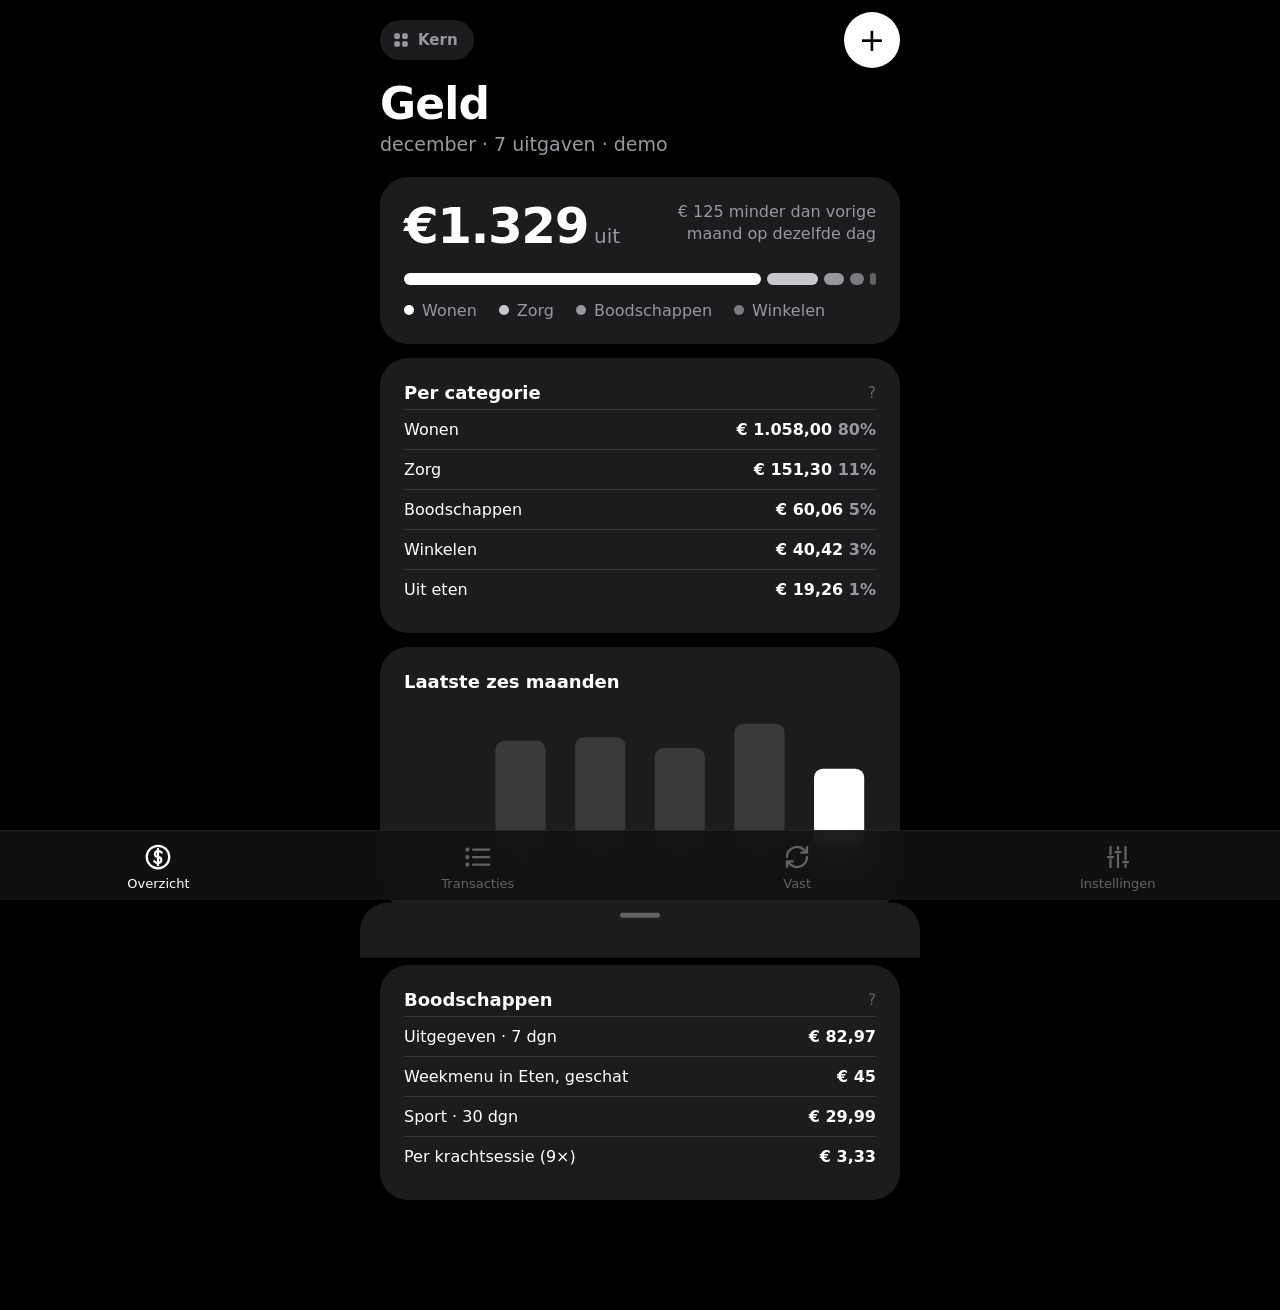
<file: geld/index.html>
<!DOCTYPE html>
<html lang="nl">
<head>
<meta charset="utf-8">
<meta name="viewport" content="width=device-width, initial-scale=1, viewport-fit=cover">
<meta name="apple-mobile-web-app-capable" content="yes">
<meta name="mobile-web-app-capable" content="yes">
<meta name="apple-mobile-web-app-status-bar-style" content="black-translucent">
<meta name="apple-mobile-web-app-title" content="Kern">
<meta name="theme-color" content="#000000">
<meta name="robots" content="noindex, nofollow">
<link rel="manifest" href="../manifest.json">
<link rel="apple-touch-icon" href="../icons/icon-180.png">
<link rel="stylesheet" href="../core/core.css">
<title>Geld</title>
</head>
<body>

<section class="view on" id="v-home">
  <div class="top"><button class="fab" id="fab" aria-label="Uitgave toevoegen">+</button></div>
  <h1>Geld</h1>
  <div class="sub" id="home-sub"></div>
  <div id="home-body"></div>
</section>

<section class="view" id="v-tx">
  <div class="top"></div>
  <h1>Transacties</h1>
  <div class="sub" id="tx-sub"></div>
  <div class="search">
    <svg width="26" height="26" viewBox="0 0 24 24" fill="none" stroke="#98989f" stroke-width="2"><circle cx="11" cy="11" r="7"/><path d="m20 20-3.5-3.5"/></svg>
    <input id="q" placeholder="Zoeken">
  </div>
  <div class="segmented" id="tx-filter"><button class="on" data-v="all">Alles</button><button data-v="out">Uit</button><button data-v="in">In</button></div>
  <div class="list" id="tx-list"></div>
</section>

<section class="view" id="v-subs">
  <div class="top"></div>
  <h1>Vast</h1>
  <div class="sub" id="subs-sub"></div>
  <div id="subs-body"></div>
</section>

<section class="view" id="v-set">
  <div class="top"></div>
  <h1>Instellingen</h1>
  <div class="sub">Importeren en data</div>
  <div class="label">Bankafschrift</div>
  <div class="card">
    <button class="btn pri" id="i-csv" style="margin-top:0">Importeer CSV van je bank</button>
    <input type="file" id="i-file" accept=".csv,text/csv,text/plain" hidden>
    <div class="hint">Download in je bank-app of internetbankieren een CSV van je transacties en kies dat bestand hier. Het bestand wordt op je toestel gelezen en nergens naartoe gestuurd. Alleen datum, bedrag en naam worden bewaard; rekeningnummers en omschrijvingen niet. Dubbele regels worden overgeslagen.</div>
  </div>
  <div class="label">Data</div>
  <div class="card">
    <button class="btn" id="d-backup">Back-up van alle onderdelen</button>
    <button class="btn" id="d-demo">Wis demodata</button>
    <button class="btn danger" id="d-reset">Alles van Geld wissen</button>
  </div>
  <div class="label">Uitleg</div>
  <div class="list" id="science-list"></div>
  <div class="hint" style="text-align:center;margin-top:24px">Geld · onderdeel van Kern · alles staat lokaal op je toestel</div>
</section>

<nav class="tabbar">
  <button class="on" data-tab="home"><svg viewBox="0 0 24 24"><circle cx="12" cy="12" r="9"/><path d="M15 8.500c-.7-.9-1.700-1.300-3-1.300-3 0-3.500 4.800 0 4.800s3.500 4.800 0 4.800c-1.300 0-2.400-.5-3-1.400M12 5.500v13"/></svg>Overzicht</button>
  <button data-tab="tx"><svg viewBox="0 0 24 24"><path d="M8 6h13M8 12h13M8 18h13"/><circle cx="3.5" cy="6" r=".8"/><circle cx="3.5" cy="12" r=".8"/><circle cx="3.5" cy="18" r=".8"/></svg>Transacties</button>
  <button data-tab="subs"><svg viewBox="0 0 24 24"><path d="M4 12a8 8 0 0 1 13.700-5.600L20 8.500M20 4v4.500h-4.500M20 12a8 8 0 0 1-13.700 5.600L4 15.500M4 20v-4.500h4.500"/></svg>Vast</button>
  <button data-tab="set"><svg viewBox="0 0 24 24"><path d="M6 4v6M6 14v6M12 4v2M12 10v10M18 4v10M18 18v2"/><path d="M4 12h4M10 8h4M16 16h4"/></svg>Instellingen</button>
</nav>

<script src="../core/core.js"></script>
<script>
/* =========================================================
   Geld — uitgaven en vaste lasten. Onderdeel van Kern.
   Leest de boodschappenschatting uit Eten en het aantal
   krachtsessies uit Kracht; publiceert zijn eigen kerncijfers.
   ========================================================= */
K.chrome('geld');
const {$,$$,esc,dkey,DAY,nl,eur,toast,openSheet,closeSheet,ringSVG,relDay,pd}=K;
const KEY='kern.geld.v1';
const DEF={tx:[],rules:{},hidden:{},demo:false,seeded:false};
let st=K.load(KEY,DEF);
const save=()=>{K.save(KEY,st);publish()};

const CAT={
  'Boodschappen':['supermarkt','albert heijn','ah to go','jumbo','lidl','aldi','plus ','dirk','ekoplaza','picnic','odin','biowinkel','markt'],
  'Wonen':['huur','hypotheek','energie','vattenfall','eneco','essent','greenchoice','waterbedrijf','vitens','internet','ziggo','kpn','odido','gemeente','woonverzekering'],
  'Abonnementen':['streaming','spotify','netflix','disney','videoland','youtube','icloud','cloudopslag','apple.com','google','krant','nrc','volkskrant','telefoon'],
  'Sport':['sportschool','basic-fit','basic fit','fitness','sportwinkel','decathlon','hardloop','fietsenwinkel','strava','zwift','inschrijving'],
  'Vervoer':['ns ','ov-chipkaart','ov chipkaart','openbaar vervoer','trein','tankstation','shell','swapfiets','parkeren','flixbus'],
  'Uit eten':['restaurant','cafe','café','thuisbezorgd','uber eats','koffie','lunchroom','bakkerij','eetcafe'],
  'Zorg':['zorgverzekering','apotheek','tandarts','huisarts','fysio','zilveren kruis','vgz','menzis'],
  'Winkelen':['webwinkel','bol.com','coolblue','zalando','hema','ikea','action','amazon','kleding','boekhandel']
};
const CATS=[...Object.keys(CAT),'Overig','Inkomen'];
const SHADE=['#ffffff','#c7c7cc','#98989f','#7c7c80','#636366','#48484a','#3a3a3c','#2c2c2e','#2c2c2e'];
function categorize(n,a){const l=n.toLowerCase();if(st.rules[l])return st.rules[l];if(a>0)return'Inkomen';
  for(const[c,ks]of Object.entries(CAT))if(ks.some(k=>l.includes(k)))return c;return'Overig'}
const out=t=>t.a<0&&t.c!=='Inkomen';
const sum=a=>a.reduce((x,t)=>x-t.a,0);
const mkey=d=>String(d).slice(0,7);
const sortedTx=()=>[...st.tx].sort((a,b)=>b.d.localeCompare(a.d));
const eur2=x=>eur(x,2);

/* ---------- overzicht ---------- */
function renderHome(){
  const now=new Date(),m=mkey(dkey(now)),pm=mkey(dkey(new Date(now.getFullYear(),now.getMonth()-1,1))),dom=now.getDate();
  const cur=st.tx.filter(t=>mkey(t.d)===m&&out(t)),prev=st.tx.filter(t=>mkey(t.d)===pm&&out(t)),prevSame=prev.filter(t=>+t.d.slice(8)<=dom);
  const spent=sum(cur),diff=spent-sum(prevSame);
  $('#home-sub').textContent=`${now.toLocaleDateString('nl-NL',{month:'long'})} · ${cur.length} uitgaven${st.demo?' · demo':''}`;
  const by=CATS.filter(c=>c!=='Inkomen').map(c=>({c,v:sum(cur.filter(t=>t.c===c))})).filter(x=>x.v>0).sort((a,b)=>b.v-a.v);
  const msg=!prev.length?'Nog geen vorige maand om mee te vergelijken':Math.abs(diff)<10?'Gelijk aan vorige maand op dezelfde dag':diff<0?`${eur(-diff)} minder dan vorige maand op dezelfde dag`:`${eur(diff)} meer dan vorige maand op dezelfde dag`;
  // laatste 6 maanden
  const months=Array.from({length:6},(_,i)=>{const d=new Date(now.getFullYear(),now.getMonth()-5+i,1);const k=mkey(dkey(d));return{k,l:d.toLocaleDateString('nl-NL',{month:'short'}),v:sum(st.tx.filter(t=>mkey(t.d)===k&&out(t)))}});
  const mx=Math.max(1,...months.map(x=>x.v));
  const e=K.feed.get('eten'),kr=K.feed.get('kracht');
  const g7=sum(st.tx.filter(t=>t.c==='Boodschappen'&&out(t)&&(Date.now()-pd(t.d))<7*DAY&&(Date.now()-pd(t.d))>=0));
  const sport=sum(st.tx.filter(t=>t.c==='Sport'&&out(t)&&(Date.now()-pd(t.d))<30*DAY));
  $('#home-body').innerHTML=`
  <div class="card">
    <div class="hero"><div><div class="big long">${eur(spent).replace('€ ','€')}<small>uit</small></div></div><div class="right" style="color:${prev.length&&diff>50?'var(--c-mid)':'var(--text-2)'}">${msg}</div></div>
    <div class="seg-bar">${by.map((x,i)=>`<i style="flex:${x.v};background:${SHADE[i]}"></i>`).join('')||'<i style="flex:1;background:var(--card-2)"></i>'}</div>
    <div class="legend">${by.slice(0,4).map((x,i)=>`<span style="--d:${SHADE[i]}">${x.c}</span>`).join('')}</div>
  </div>
  <div class="card">
    <div class="card-h"><h3>Per categorie</h3><button class="info" data-info="cats">?</button></div>
    ${by.length?by.map(x=>`<div class="row"><span>${x.c}</span><b>${eur2(x.v)} <span class="muted">${Math.round(x.v/spent*100)}%</span></b></div>`).join(''):'<div class="muted">Nog geen uitgaven deze maand.</div>'}
  </div>
  <div class="card">
    <div class="card-h"><h3>Laatste zes maanden</h3></div>
    <svg class="chart" viewBox="0 0 320 120">${months.map((x,i)=>{const h=x.v/mx*84,X=i*54+8;return `<rect x="${X}" y="${96-h}" width="34" height="${Math.max(2,h)}" rx="6" fill="${i===5?'#fff':'#3a3a3c'}"/><text x="${X+17}" y="114" text-anchor="middle" font-size="11" fill="#98989f">${x.l}</text>`}).join('')}</svg>
  </div>
  <div class="label">Verbonden</div>
  <div class="card">
    <div class="card-h"><h3>Boodschappen</h3><button class="info" data-info="linked">?</button></div>
    <div class="row"><span>Uitgegeven · 7 dgn</span><b>${eur2(g7)}</b></div>
    ${e?.list?`<div class="row"><span>Weekmenu in Eten, geschat</span><b>${eur(e.list.cost)}</b></div>`:''}
    <div class="row"><span>Sport · 30 dgn</span><b>${eur2(sport)}</b></div>
    ${kr&&kr.n30&&sport?`<div class="row"><span>Per krachtsessie (${kr.n30}×)</span><b>${eur2(sport/kr.n30)}</b></div>`:''}
  </div>`;
}

/* ---------- transacties ---------- */
let txFilter='all';
function renderTx(){const q=$('#q').value.toLowerCase();
  const arr=sortedTx().filter(t=>(txFilter==='all'||(txFilter==='in'?t.a>0:t.a<0))&&(!q||t.n.toLowerCase().includes(q)||t.c.toLowerCase().includes(q)));
  $('#tx-sub').textContent=`${st.tx.length} transacties${st.demo?' · demo':''}`;
  $('#tx-list').innerHTML=arr.length?arr.slice(0,200).map(t=>`<div class="item plain" data-tx="${t.id}"><div class="meta"><div class="nm">${esc(t.n)}</div><div class="ds">${relDay(pd(t.d))} · ${t.c}</div></div><div class="sc num" style="font-size:18px;color:${t.a>0?'var(--c-peak)':'var(--text)'}">${t.a>0?'+':''}${nl(Math.abs(t.a),2)}</div></div>`).join('')
    :'<div class="empty">Geen transacties. Importeer een CSV bij Instellingen of tik op + bij Overzicht.</div>';
  $$('[data-tx]').forEach(b=>b.onclick=()=>txSheet(b.dataset.tx));
}
function txSheet(id){const t=st.tx.find(x=>x.id===id);if(!t)return;
  const same=st.tx.filter(x=>x.n.toLowerCase()===t.n.toLowerCase()).length;
  openSheet(`<h2>${esc(t.n)}</h2><div class="muted" style="margin-bottom:14px">${pd(t.d).toLocaleDateString('nl-NL',{weekday:'long',day:'numeric',month:'long',year:'numeric'})} · ${t.a>0?'+':'−'} ${eur2(Math.abs(t.a))}</div>
    <h3 style="margin-top:0">Categorie</h3><div class="pills">${CATS.map(c=>`<button class="pill ${t.c===c?'on':''}" data-cat="${c}">${c}</button>`).join('')}</div>
    <div class="hint">Je keuze geldt voor alle ${same} transacties met deze naam, ook bij een volgende import.</div>
    <button class="btn danger" id="t-del">Verwijderen</button>`);
  $$('[data-cat]').forEach(b=>b.onclick=()=>{const l=t.n.toLowerCase();st.rules[l]=b.dataset.cat;st.tx.forEach(x=>{if(x.n.toLowerCase()===l)x.c=b.dataset.cat});save();closeSheet();render();toast('Categorie aangepast')});
  $('#t-del').onclick=()=>{st.tx=st.tx.filter(x=>x.id!==id);save();closeSheet();render()};
}
function addSheet(){
  openSheet(`<h2>Uitgave toevoegen</h2>
    <div class="field"><label>Naam</label><input id="a-name" type="text" placeholder="Supermarkt"></div>
    <div class="field"><label>Bedrag (€)</label><input id="a-amt" type="text" inputmode="decimal" placeholder="12,50"></div>
    <div class="field"><label>Datum</label><input id="a-date" type="date" value="${dkey(new Date())}"></div>
    <div class="segmented" id="a-dir" style="margin-top:12px;background:var(--card-2)"><button class="on" data-v="-1">Uitgave</button><button data-v="1">Inkomst</button></div>
    <button class="btn pri" id="a-save">Opslaan</button>`);
  let dir=-1;K.segmented($('#a-dir'),v=>dir=+v);
  $('#a-save').onclick=()=>{const n=$('#a-name').value.trim(),a=parseAmount($('#a-amt').value);if(!n||!a)return toast('Vul naam en bedrag in');
    const amt=dir*Math.abs(a);st.tx.push({id:K.uid(),d:$('#a-date').value||dkey(new Date()),a:amt,n,c:categorize(n,amt)});save();closeSheet();render();toast('Toegevoegd')};
}

/* ---------- vaste lasten: terugkerende afschrijvingen herkennen ---------- */
function recurring(){const g={};
  st.tx.filter(out).forEach(t=>{const k=t.n.toLowerCase().replace(/[\d*#]+/g,'').replace(/\s+/g,' ').trim();(g[k]=g[k]||[]).push(t)});
  const res=[];
  for(const[k,ts]of Object.entries(g)){if(st.hidden[k])continue;
    ts.sort((a,b)=>a.d.localeCompare(b.d));const months=new Set(ts.map(t=>mkey(t.d)));
    if(months.size<3||ts.length/months.size>1.5)continue;
    const amts=ts.map(t=>-t.a).sort((a,b)=>a-b),med=amts[Math.floor(amts.length/2)];
    if(amts.some(a=>Math.abs(a-med)>med*.25))continue;
    const last=ts[ts.length-1],prev=ts[ts.length-2];
    if(Date.now()-pd(last.d)>50*DAY)continue;
    const next=pd(last.d);next.setMonth(next.getMonth()+1);
    res.push({k,n:last.n,c:last.c,amt:-last.a,ts,next,up:prev&&-last.a>-prev.a*1.03?-last.a+prev.a:0})}
  return res.sort((a,b)=>b.amt-a.amt)}
function renderSubs(){const r=recurring(),tot=r.reduce((x,s)=>x+s.amt,0);
  $('#subs-sub').textContent=r.length?`${r.length} vaste posten herkend`:'Nog geen vaste posten herkend';
  $('#subs-body').innerHTML=`<div class="card"><div class="hero"><div><div class="big long">${eur(tot).replace('€ ','€')}<small>/mnd</small></div></div><div class="right">${eur(tot*12)} per jaar</div></div>
    <div class="legend" style="margin-top:14px"><button class="info" data-info="recurring" style="padding:0">Hoe worden deze herkend?</button></div></div>`
  +(r.length?`<div class="list">${r.map((s,i)=>`<div class="item" data-sub="${i}"><div class="ring sm">${ringSVG(s.amt/tot*2.5,s.up?'var(--c-mid)':'#98989f',58)}<div class="in" style="background:#1f1f21;font-size:14px">${esc(s.n.slice(0,2).toUpperCase())}</div></div><div class="meta"><div class="nm">${esc(s.n)}</div><div class="ds">${s.c} · volgende rond ${K.fmtDate(s.next)}${s.up?` · ${eur2(s.up)} duurder`:''}</div></div><div class="sc num" style="font-size:18px;color:${s.up?'var(--c-mid)':'var(--text)'}">${nl(s.amt,2)}</div></div>`).join('')}</div>`
    :'<div class="empty">Na drie maanden transacties verschijnen je vaste lasten hier vanzelf.</div>');
  $$('[data-sub]').forEach(b=>b.onclick=()=>subSheet(r[b.dataset.sub]));
}
function subSheet(s){const kr=K.feed.get('kracht');
  openSheet(`<h2>${esc(s.n)}</h2><div class="muted" style="margin-bottom:12px">${s.c} · elke maand</div>
    <div class="stats"><div class="stat"><div class="v">${nl(s.amt,2)}</div><div class="k">per maand</div></div><div class="stat"><div class="v">${nl(Math.round(s.amt*12))}</div><div class="k">per jaar</div></div><div class="stat"><div class="v">${s.ts.length}×</div><div class="k">afgeschreven</div></div></div>
    ${s.c==='Sport'&&kr?`<div class="banner" style="--d:${kr.n30>=6?'var(--c-peak)':kr.n30>=3?'var(--c-mid)':'var(--c-warn)'};background:var(--card-2);margin-top:14px"><span class="bar"></span><div>${kr.n30?`${kr.n30} krachtsessies in 30 dagen: <b>${eur2(s.amt/kr.n30)} per keer</b>.`:'Geen krachtsessies gelogd in de afgelopen 30 dagen.'}</div></div>`:''}
    <h3>Geschiedenis</h3>${[...s.ts].reverse().slice(0,8).map(t=>`<div class="row"><span>${K.fmtDate(pd(t.d),{day:'numeric',month:'long',year:'numeric'})}</span><b>${eur2(-t.a)}</b></div>`).join('')}
    <button class="btn" id="s-hide">Dit is geen vaste last</button>`);
  $('#s-hide').onclick=()=>{st.hidden[s.k]=1;save();closeSheet();render()};
}

/* ---------- CSV-import ---------- */
function parseCSV(text){const first=text.split('\n')[0],delim=(first.match(/;/g)||[]).length>(first.match(/,/g)||[]).length?';':',';
  const rows=[];let row=[],cur='',q=false;
  for(let i=0;i<text.length;i++){const ch=text[i];
    if(q){if(ch==='"'){if(text[i+1]==='"'){cur+='"';i++}else q=false}else cur+=ch}
    else if(ch==='"')q=true;else if(ch===delim){row.push(cur);cur=''}
    else if(ch==='\n'){row.push(cur);rows.push(row);row=[];cur=''}else if(ch!=='\r')cur+=ch}
  if(cur||row.length){row.push(cur);rows.push(row)}
  return rows.filter(r=>r.some(x=>x.trim()))}
function parseAmount(s){s=String(s).replace(/[€\s+]/g,'');if(!s)return 0;
  const c=s.lastIndexOf(','),d=s.lastIndexOf('.');
  if(c>d)s=s.replace(/\./g,'').replace(',','.');else s=s.replace(/,/g,'');
  return parseFloat(s)||0}
function parseDate(s){s=String(s).trim();let m;
  if(m=s.match(/^(\d{4})(\d{2})(\d{2})$/))return`${m[1]}-${m[2]}-${m[3]}`;
  if(m=s.match(/^(\d{4})-(\d{2})-(\d{2})/))return`${m[1]}-${m[2]}-${m[3]}`;
  if(m=s.match(/^(\d{1,2})[-\/.](\d{1,2})[-\/.](\d{4})/))return`${m[3]}-${m[2].padStart(2,'0')}-${m[1].padStart(2,'0')}`;
  return null}
function importCSV(text){const rows=parseCSV(text);if(rows.length<2)throw new Error('leeg bestand');
  const h=rows[0].map(x=>x.toLowerCase().trim());
  const find=(...res)=>{for(const re of res){const i=h.findIndex(x=>re.test(x));if(i>=0)return i}return-1};
  const iD=find(/^datum$/,/^date$/,/boekdatum|transactiedatum|datum|date/),iA=find(/^bedrag/,/^amount/,/bedrag|amount/),
    iS=find(/af.?bij|debit.?credit|credit.?debit/),iN=find(/naam.*omschrijving/,/naam tegenpartij|tegenpartij|counterparty/,/^naam|^name/,/omschrijving|description|mededeling/);
  if(iD<0||iA<0||iN<0)throw new Error('kolommen datum, bedrag en naam niet gevonden');
  const seen=new Set(st.tx.map(t=>t.d+'|'+t.a+'|'+t.n.toLowerCase()));let n=0;
  for(const r of rows.slice(1)){const d=parseDate(r[iD]);let a=parseAmount(r[iA]);const name=(r[iN]||'').replace(/\s+/g,' ').trim().slice(0,60);
    if(!d||!a||!name)continue;
    if(iS>=0&&/^(af|debit|d)$/i.test((r[iS]||'').trim()))a=-Math.abs(a);
    const key=d+'|'+a+'|'+name.toLowerCase();if(seen.has(key))continue;seen.add(key);
    st.tx.push({id:K.uid(),d,a,n:name,c:categorize(name,a)});n++}
  return n}
$('#i-csv').onclick=()=>$('#i-file').click();
$('#i-file').onchange=async e=>{const f=e.target.files[0];if(!f)return;
  try{const n=importCSV(await f.text());if(n&&st.demo){st.tx=st.tx.filter(t=>!t.demo);st.demo=false}save();render();toast(n?`${n} transacties geïmporteerd`:'Geen nieuwe transacties gevonden')}
  catch(err){toast('Import mislukt: '+err.message)}e.target.value=''};

/* ---------- instellingen ---------- */
const INFO={
  cats:{t:'Categorieën',s:'Automatisch ingedeeld op naam',b:`<p>Elke transactie krijgt een categorie op basis van trefwoorden in de naam (bijvoorbeeld een supermarktnaam wordt Boodschappen). Wat de app niet herkent komt in Overig.</p><p>Tik op een transactie om de categorie te wijzigen. Die keuze wordt onthouden voor alle transacties met dezelfde naam, ook bij een volgende import.</p><p>Bijschrijvingen tellen als Inkomen en niet mee in je uitgaven.</p><p><b>Kritisch:</b> overboekingen naar je eigen spaarrekening zien eruit als uitgaven. Zet die op Inkomen of verwijder ze, anders lijkt je maand duurder dan hij was.</p>`},
  recurring:{t:'Vaste lasten herkennen',s:'Terugkerende afschrijvingen',b:`<p>Een post telt als vaste last als dezelfde naam in minstens <b>drie verschillende maanden</b> voorkomt, hooguit ongeveer één keer per maand, met een bedrag dat minder dan 25% afwijkt van het gebruikelijke bedrag, en de laatste afschrijving minder dan 50 dagen geleden was.</p><p>Is de laatste afschrijving meer dan 3% hoger dan de vorige, dan zie je het verschil in oranje.</p><p><b>Kritisch:</b> jaarlijkse posten (verzekering, lidmaatschap) worden zo niet herkend, en een supermarkt waar je toevallig elke maand één keer komt kan er ten onrechte tussen staan. Verberg die met ‘Dit is geen vaste last’.</p>`},
  linked:{t:'Verbonden met Eten en Kracht',s:'Wat de onderdelen van elkaar weten',b:`<p><b>Boodschappen:</b> naast wat je werkelijk uitgaf in de afgelopen zeven dagen staat de geschatte prijs van je weekmenu uit Eten. Een groot verschil betekent dat de schatting niet klopt of dat je veel buiten het menu koopt.</p><p><b>Sport:</b> je uitgaven in de categorie Sport van de afgelopen 30 dagen, gedeeld door het aantal krachtsessies dat je in Kracht hebt gelogd.</p><p>De onderdelen delen alleen deze samenvattingen met elkaar, op je eigen toestel.</p><p><b>Kritisch:</b> de prijzen in Eten zijn grove schattingen per product, en ‘per krachtsessie’ rekent ook je hardloopschoenen mee als die in Sport vallen.</p>`}
};
function renderSet(){$('#science-list').innerHTML=Object.entries(INFO).map(([k,v])=>`<div class="item plain" data-info="${k}"><div class="meta"><div class="nm">${v.t}</div><div class="ds">${v.s}</div></div><span class="muted">›</span></div>`).join('')}
$('#d-backup').onclick=()=>K.exportAll();
$('#d-demo').onclick=()=>{st.tx=st.tx.filter(t=>!t.demo);st.demo=false;save();render();toast('Demodata gewist')};
$('#d-reset').onclick=()=>{if(confirm('Alle gegevens van Geld wissen?')){st=structuredClone(DEF);st.seeded=true;save();render()}};

/* ---------- feed ---------- */
function publish(){const now=new Date(),m=mkey(dkey(now));
  const g7=sum(st.tx.filter(t=>t.c==='Boodschappen'&&out(t)&&(Date.now()-pd(t.d))<7*DAY&&(Date.now()-pd(t.d))>=0));
  const r=recurring();
  K.feed.set('geld',{month:{spent:Math.round(sum(st.tx.filter(t=>mkey(t.d)===m&&out(t))))},groceries7:Math.round(g7*100)/100,
    fixed:{n:r.length,monthly:Math.round(r.reduce((x,s)=>x+s.amt,0))},demo:!!st.demo})}

/* ---------- demodata (verzonnen namen en bedragen) ---------- */
function demo(){const R=K.rng(23),o=[],t0=K.today0();
  const add=(d,a,n)=>{if(d<=t0)o.push({id:'d'+o.length,demo:1,d:dkey(d),a:Math.round(a*100)/100,n,c:categorize(n,a)})};
  for(let mo=4;mo>=0;mo--){const y=t0.getFullYear(),m=t0.getMonth()-mo,D=x=>new Date(y,m,x);
    add(D(24),2650,'Salaris');add(D(1),-940,'Huur woning');add(D(3),-118,'Energie maandbedrag');add(D(5),-42.5,'Internet thuis');
    add(D(2),-151.3,'Zorgverzekering');add(D(8),mo<2?-12.99:-11.99,'Muziekstreaming');add(D(12),-13.99,'Videostreaming');
    add(D(15),-29.99,'Sportschool');add(D(18),-2.99,'Cloudopslag');add(D(20),-25,'Telefoon abonnement');
    for(let d=1;d<=28;d++){
      if(R()<.36)add(D(d),-(14+R()*48),R()<.8?'Supermarkt':'Biowinkel');
      if(R()<.12)add(D(d),-(9+R()*30),R()<.5?'Restaurant':'Koffie en lunchroom');
      if(R()<.10)add(D(d),-(4+R()*22),'Openbaar vervoer');
      if(R()<.05)add(D(d),-(15+R()*70),'Webwinkel');
      if(R()<.03)add(D(d),-(20+R()*110),'Sportwinkel')}}
  return o}

function render(){renderHome();renderTx();renderSubs();renderSet()}
K.info(INFO);
K.tabs();
K.segmented($('#tx-filter'),v=>{txFilter=v;renderTx()});
$('#q').oninput=renderTx;
$('#fab').onclick=addSheet;
if(!st.seeded&&!st.tx.length){st.tx=demo();st.demo=true;st.seeded=true}
save();render();
</script>
</body>
</html>
</file>
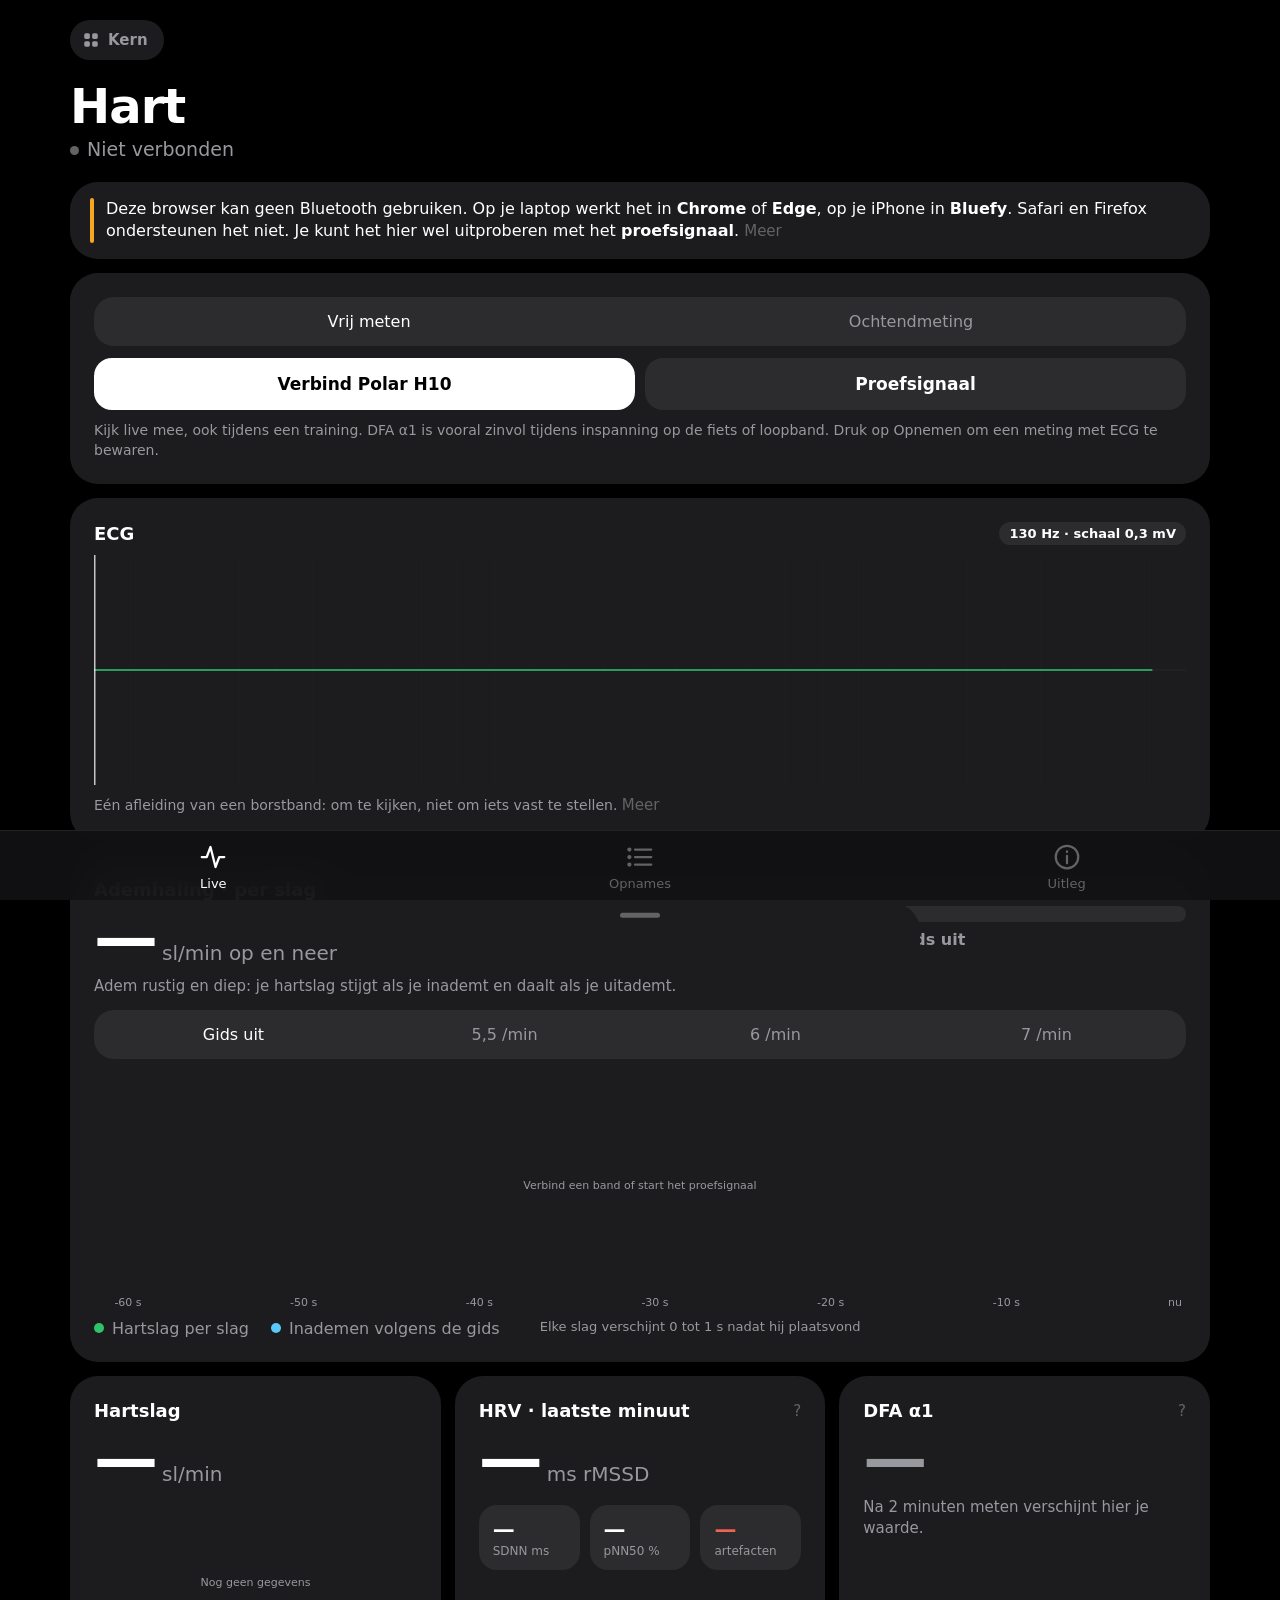
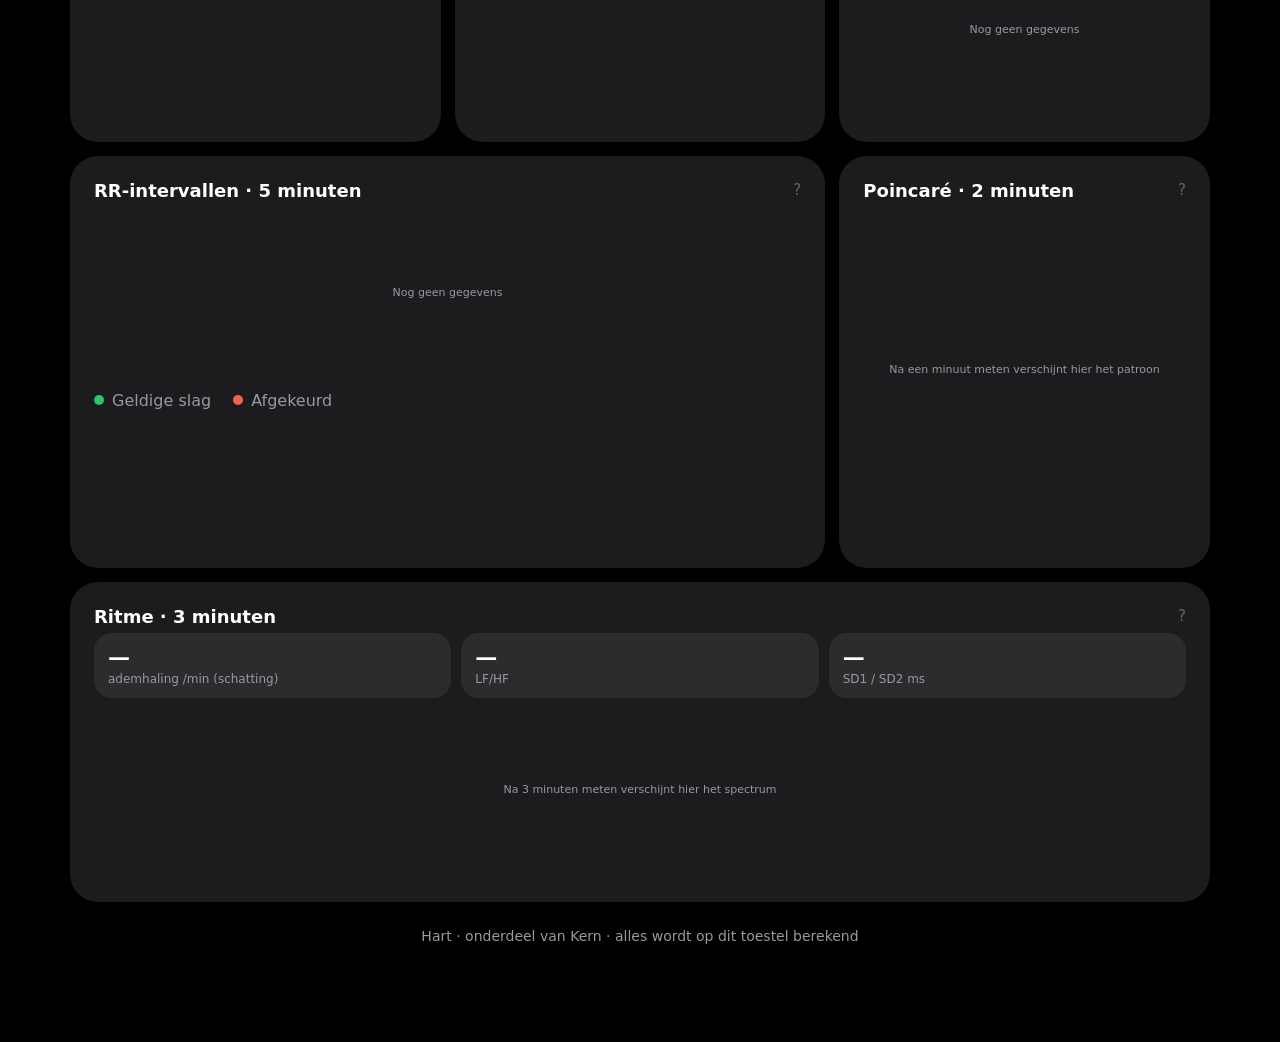
<file: hart/index.html>
<!DOCTYPE html>
<html lang="nl">
<head>
<meta charset="utf-8">
<meta name="viewport" content="width=device-width, initial-scale=1, viewport-fit=cover">
<meta name="apple-mobile-web-app-capable" content="yes">
<meta name="mobile-web-app-capable" content="yes">
<meta name="apple-mobile-web-app-status-bar-style" content="black-translucent">
<meta name="apple-mobile-web-app-title" content="Kern">
<meta name="theme-color" content="#000000">
<meta name="robots" content="noindex, nofollow">
<link rel="manifest" href="../manifest.json">
<link rel="apple-touch-icon" href="../icons/icon-180.png">
<link rel="stylesheet" href="../core/core.css">
<title>Hart</title>
<style>
.dash{display:grid;grid-template-columns:1fr;gap:var(--gap)}
.dash .card{margin:0;min-width:0}
canvas.cv{display:block;width:100%;height:140px;margin-top:10px}
canvas.cv.ecg{height:170px}
canvas.cv.sq{height:auto;aspect-ratio:1}
canvas.cv.breath{height:190px}
.breath-top{display:flex;justify-content:space-between;gap:18px;align-items:flex-start;flex-wrap:wrap}
.pacer{flex:1;min-width:190px;max-width:340px}
.pacer-bar{height:16px;border-radius:8px;background:var(--card-2);overflow:hidden}
.pacer-bar i{display:block;height:100%;width:0;background:#5ac8fa;border-radius:8px}
#pacer-txt{color:var(--text-2);font-size:16px;margin-top:8px;font-weight:600}
.k3{display:grid;grid-template-columns:repeat(3,1fr);gap:10px;margin-top:14px}
.k3 .stat .v{font-size:22px}
.ctrl{display:flex;flex-wrap:wrap;gap:10px}
.ctrl .btn{flex:1 1 160px;margin-top:0}
.live-dot{display:inline-block;width:9px;height:9px;border-radius:50%;background:var(--c-off);margin-right:8px;vertical-align:1px}
.live-dot.on{background:var(--c-peak);animation:pulse 1.2s infinite}
@keyframes pulse{50%{opacity:.35}}
.prog{display:flex;gap:6px;height:10px;margin:14px 0 6px}.prog i{border-radius:5px;display:block}
.zone{font-size:15px;color:var(--text-2);margin-top:6px;line-height:1.35}
.ecgnav{display:flex;align-items:center;gap:10px;margin-top:8px}.ecgnav .btn{margin:0;flex:0 0 auto;padding:10px 16px}
.ecgnav span{flex:1;text-align:center;color:var(--text-2);font-size:14px}
@media (min-width:900px){
  body{max-width:1180px}
  .dash{grid-template-columns:repeat(3,1fr)}
  .dash .wide{grid-column:1/-1}
  .dash .two{grid-column:span 2}
  canvas.cv.ecg{height:230px}
  canvas.cv.breath{height:240px}
  canvas.cv{height:170px}
  h1{font-size:48px}
}
</style>
</head>
<body>

<section class="view on" id="v-live">
  <div class="top"></div>
  <h1>Hart</h1>
  <div class="sub"><span class="live-dot" id="dot"></span><span id="status">Niet verbonden</span></div>
  <div id="nobt"></div>

  <div class="card">
    <div class="segmented" id="mode" style="margin-bottom:12px;background:var(--card-2)"><button class="on" data-v="vrij">Vrij meten</button><button data-v="ochtend">Ochtendmeting</button></div>
    <div id="pace-row"></div>
    <div class="ctrl" id="ctrl"></div>
    <div id="morning"></div>
    <div class="hint" id="mode-hint"></div>
  </div>

  <div class="dash" id="dash">
    <div class="card wide">
      <div class="card-h"><h3>ECG</h3><span class="chip" id="ecg-chip">geen signaal</span></div>
      <canvas class="cv ecg" id="cv-ecg"></canvas>
      <div class="hint">Eén afleiding van een borstband: om te kijken, niet om iets vast te stellen. <button class="info" data-info="ecg" style="padding:0">Meer</button></div>
    </div>
    <div class="card wide">
      <div class="card-h"><h3>Ademhaling · per slag</h3><button class="info" data-info="adem">?</button></div>
      <div class="breath-top">
        <div><div class="big num" id="rsa">—<small>sl/min op en neer</small></div><div class="zone" id="rsa-sub">Adem rustig en diep: je hartslag stijgt als je inademt en daalt als je uitademt.</div></div>
        <div class="pacer"><div class="pacer-bar"><i id="pacer-fill"></i></div><div id="pacer-txt">Ademgids uit</div></div>
      </div>
      <div class="segmented" id="pacer" style="background:var(--card-2);margin:14px 0 0"><button class="on" data-v="0">Gids uit</button><button data-v="5.5">5,5 /min</button><button data-v="6">6 /min</button><button data-v="7">7 /min</button></div>
      <canvas class="cv breath" id="cv-br"></canvas>
      <div class="legend" style="margin-top:10px"><span style="--d:var(--c-peak)">Hartslag per slag</span><span style="--d:#5ac8fa">Inademen volgens de gids</span><span class="muted" style="font-size:13px">Elke slag verschijnt 0 tot 1 s nadat hij plaatsvond</span></div>
    </div>
    <div class="card">
      <div class="card-h"><h3>Hartslag</h3><span class="chip" id="hr-chip"></span></div>
      <div class="big num" id="hr">—<small>sl/min</small></div>
      <canvas class="cv" id="cv-hr"></canvas>
    </div>
    <div class="card">
      <div class="card-h"><h3>HRV · laatste minuut</h3><button class="info" data-info="hrv">?</button></div>
      <div class="big num" id="rmssd">—<small>ms rMSSD</small></div>
      <div class="k3"><div class="stat"><div class="v num" id="sdnn">—</div><div class="k">SDNN ms</div></div><div class="stat"><div class="v num" id="pnn50">—</div><div class="k">pNN50 %</div></div><div class="stat"><div class="v num" id="art">—</div><div class="k">artefacten</div></div></div>
    </div>
    <div class="card">
      <div class="card-h"><h3>DFA α1</h3><button class="info" data-info="dfa">?</button></div>
      <div class="big num" id="dfa">—</div>
      <div class="zone" id="dfa-zone">Na 2 minuten meten verschijnt hier je waarde.</div>
      <canvas class="cv" id="cv-dfa"></canvas>
    </div>
    <div class="card two">
      <div class="card-h"><h3>RR-intervallen · 5 minuten</h3><button class="info" data-info="tacho">?</button></div>
      <canvas class="cv" id="cv-rr"></canvas>
      <div class="legend" style="margin-top:10px"><span style="--d:var(--c-peak)">Geldige slag</span><span style="--d:var(--c-warn)">Afgekeurd</span></div>
    </div>
    <div class="card">
      <div class="card-h"><h3>Poincaré · 2 minuten</h3><button class="info" data-info="poincare">?</button></div>
      <canvas class="cv sq" id="cv-pc"></canvas>
      <div class="legend" style="margin-top:10px" id="pc-legend"></div>
    </div>
    <div class="card wide">
      <div class="card-h"><h3>Ritme · 3 minuten</h3><button class="info" data-info="spectrum">?</button></div>
      <div class="k3" style="margin-top:6px"><div class="stat"><div class="v num" id="resp">—</div><div class="k">ademhaling /min (schatting)</div></div><div class="stat"><div class="v num" id="lfhf">—</div><div class="k">LF/HF</div></div><div class="stat"><div class="v num" id="sd12">—</div><div class="k">SD1 / SD2 ms</div></div></div>
      <canvas class="cv" id="cv-sp"></canvas>
    </div>
  </div>
  <div class="hint" style="text-align:center;margin-top:24px">Hart · onderdeel van Kern · alles wordt op dit toestel berekend</div>
</section>

<section class="view" id="v-rec">
  <div class="top"></div>
  <h1>Opnames</h1>
  <div class="sub" id="rec-sub"></div>
  <div class="list" id="rec-list"></div>
  <div class="hint" id="rec-hint"></div>
</section>

<section class="view" id="v-info">
  <div class="top"></div>
  <h1>Uitleg</h1>
  <div class="sub">Wat de getallen betekenen en waar de grenzen liggen</div>
  <div class="list" id="science-list"></div>
</section>

<nav class="tabbar">
  <button class="on" data-tab="live"><svg viewBox="0 0 24 24"><path d="M3 12h4l3-8 4 16 3-8h4"/></svg>Live</button>
  <button data-tab="rec"><svg viewBox="0 0 24 24"><path d="M8 6h13M8 12h13M8 18h13"/><circle cx="3.500" cy="6" r=".8"/><circle cx="3.500" cy="12" r=".8"/><circle cx="3.500" cy="18" r=".8"/></svg>Opnames</button>
  <button data-tab="info"><svg viewBox="0 0 24 24"><circle cx="12" cy="12" r="9"/><path d="M12 11v6M12 7.500v.5"/></svg>Uitleg</button>
</nav>

<script src="../core/core.js"></script>
<script src="polar.js"></script>
<script>
/* =========================================================
   Hart — live ECG, hartslag en HRV met een Polar H10.
   Onderdeel van Kern. Ochtendmetingen gaan naar de ochtendcheck op Vandaag.
   ========================================================= */
K.chrome('hart');
const {$,$$,esc,dkey,DAY,nl,toast,openSheet,closeSheet,ringSVG,relDay}=K;
const KEY='kern.hart.v1';
let st=K.load(KEY,{recs:[]});
const save=()=>{K.save(KEY,st);publish()};
const FS=H.ECG_FS;
const C={peak:'#30c46a',good:'#7ccf6b',mid:'#f5a623',warn:'#f0634f',off:'#636366',t2:'#98989f',line:'#2c2c2e',grid:'#1f1f22',bg:'#1c1c1e'};
const SETTLE=20,SPAN=100;   // ochtendmeting: zelfde opzet als de check op Vandaag, zodat de waarden vergelijkbaar zijn

/* ---------- opslag van ruw ECG in IndexedDB (te groot voor localStorage) ---------- */
const idb={db:null,
  open(){return this.db?Promise.resolve(this.db):new Promise((res,rej)=>{const r=indexedDB.open('kern-hart',1);r.onupgradeneeded=()=>r.result.createObjectStore('ecg');r.onsuccess=()=>res(this.db=r.result);r.onerror=()=>rej(r.error)})},
  async put(k,v){const d=await this.open();return new Promise((res,rej)=>{const t=d.transaction('ecg','readwrite');t.objectStore('ecg').put(v,k);t.oncomplete=res;t.onerror=()=>rej(t.error)})},
  async get(k){const d=await this.open();return new Promise((res,rej)=>{const r=d.transaction('ecg').objectStore('ecg').get(k);r.onsuccess=()=>res(r.result);r.onerror=()=>rej(r.error)})},
  async del(k){const d=await this.open();return new Promise(res=>{const t=d.transaction('ecg','readwrite');t.objectStore('ecg').delete(k);t.oncomplete=res;t.onerror=res})}};

/* ---------- live toestand ---------- */
const S={inst:[],pacer:0,pacerT0:0,rsaLast:null,src:null,busy:false,hr:0,contact:true,battery:null,beatT:0,beats:[],filter:new H.RRFilter(),hrHist:[],dfaHist:[],
  ring:new Float32Array(FS*6),mark:new Uint8Array(FS*6),pos:0,q:[],hp:{x:0,y:0},det:{thr:400,last:-1e9,n:0,prev:[0,0]},ecgLast:0,
  rec:null,morning:null,mode:'vrij',wake:null,metrics:{}};
const now=()=>performance.now()/1000;

function setStatus(t){$('#status').textContent=t}
function onHR(m){S.contact=m.contact;const t=now();
  {let w=t;const ws=[];for(let i=m.rr.length-1;i>=0;i--){ws[i]=w;w-=m.rr[i]/1000}
   const f=S.instF||(S.instF=new H.RRFilter());m.rr.forEach((rr,i)=>{if(f.push(rr))S.inst.push([ws[i],60000/rr])});
   while(S.inst.length&&S.inst[0][0]<t-180)S.inst.shift()}
  if(Number.isFinite(m.hr)&&m.hr>0&&S.src)$('#hr').innerHTML=`${m.hr}<small>sl/min</small>`;if(Number.isFinite(m.hr)&&m.hr>0){S.hr=m.hr;S.hrHist.push([t,m.hr]);if(S.hrHist.length>900)S.hrHist.shift()}
  for(const rr of m.rr){const ok=S.filter.push(rr);S.beatT+=rr/1000;const b={t:S.beatT,rr:Math.round(rr),ok};S.beats.push(b);
    if(S.rec)S.rec.beats.push({rr:b.rr,ok:b.ok?1:0});
    if(S.morning&&!S.morning.done){const el=t-S.morning.t0;if(el>=SETTLE&&el<=SETTLE+SPAN+1)S.morning.beats.push({rr:b.rr,ok:S.morning.f.push(rr)})}}
  const cut=S.beatT-1800;while(S.beats.length&&S.beats[0].t<cut)S.beats.shift()}
function onECG(samples){S.ecgLast=now();for(const v of samples)S.q.push(v);
  if(S.rec&&S.rec.ecgN<FS*3600){for(const v of samples){if(S.rec.ecgN>=FS*3600)break;S.rec.ecg.push(Math.max(-32768,Math.min(32767,v)));S.rec.ecgN++}}}

/* ---------- verbinden ---------- */
async function connect(kind){if(S.busy||S.src)return;S.busy=true;renderCtrl();
  const h={onHR,onECG,onStatus:setStatus,onBattery:b=>{S.battery=b},onDisconnect:()=>{const was=S.src;S.src=null;endLive();if(was){setStatus('Verbinding verbroken');toast('Verbinding met de band viel weg')}}};
  try{S.demoT0=now();
    // proefsignaal ademt mee met de ademgids: hoogste hartslag aan het eind van het inademen, grootste golf rond 6 per minuut
    const rsa=tb=>{if(!S.pacer)return 20*Math.sin(2*Math.PI*.25*tb);const {ph}=pacerPhase(S.demoT0+tb),A=S.pacer<=6?60:42;return -A*Math.cos(2*Math.PI*(ph-INH))};
    S.src=kind==='demo'?H.demoSource(h,{rsa}):await H.connectPolar(h);reset();setStatus(S.src.name+(S.src.ecg?'':' · zonder ECG'));
    try{S.wake=await navigator.wakeLock?.request('screen')}catch(e){}
    if(S.mode==='ochtend')startMorning()}
  catch(e){if(e.name!=='NotFoundError')toast(e.message||'Verbinden mislukt');setStatus('Niet verbonden')}
  S.busy=false;renderCtrl()}
async function disconnect(){const s=S.src;S.src=null;if(S.rec)await stopRec(true);endLive();if(s)await s.close();setStatus('Niet verbonden');renderCtrl()}
function endLive(){S.morning=null;try{S.wake&&S.wake.release()}catch(e){}S.wake=null;renderCtrl();renderMorning()}
function reset(){S.instF=null;Object.assign(S,{inst:[],beatT:0,beats:[],filter:new H.RRFilter(),hrHist:[],dfaHist:[],q:[],pos:0,metrics:{}});S.ring.fill(0);S.mark.fill(0)}

/* ---------- opnemen ---------- */
function startRec(mode='vrij'){S.rec={id:K.uid(),date:new Date().toISOString(),mode,beats:[],ecg:[],ecgN:0,t0:now(),src:S.src.kind};renderCtrl()}
async function stopRec(silent){const r=S.rec;S.rec=null;renderCtrl();if(!r)return null;
  const dur=Math.round(now()-r.t0);if(r.beats.length<20){if(!silent)toast('Te kort om te bewaren');return null}
  const s=H.stats(r.beats),x=H.corrected(r.beats),a1=H.dfa1(x),sp=H.spectrum(x);
  const meta={id:r.id,date:r.date,mode:r.mode,dur,src:r.src,hr:Math.round(s.hr),rmssd:Math.round(s.rmssd),sdnn:Math.round(s.sdnn),art:+(s.art*100).toFixed(1),
    dfa:a1==null?null:+a1.toFixed(2),resp:sp?Math.round(sp.resp):null,hasEcg:r.ecgN>0,ecgN:r.ecgN,beats:r.beats};
  if(r.ecgN){try{await idb.put(r.id,new Int16Array(r.ecg).buffer)}catch(e){meta.hasEcg=false;toast('ECG kon niet worden bewaard')}}
  st.recs.unshift(meta);save();renderRecs();if(!silent)toast('Opname bewaard');return meta}

/* ---------- ochtendmeting ---------- */
function startMorning(){if(!S.src)return;const pc=K.pace();
  S.morning={t0:now(),beats:[],f:new H.RRFilter(),done:false,pace:pc};
  S.pacer=pc;S.pacerT0=now();$$('#pacer button').forEach(b=>b.classList.toggle('on',+b.dataset.v===pc));
  startRec('ochtend');renderCtrl();renderMorning()}
async function finishMorning(){const m=S.morning;m.done=true;const meta=await stopRec(true);
  const s=H.stats(m.beats),hrv=Math.round(s.rmssd),rhr=Math.round(s.hr);
  if(s.cnt<50||s.pairs<40){m.result={fail:`Te weinig geldige hartslagen (${s.cnt}). Maak de elektroden nat, span de band en probeer opnieuw.`};renderMorning();return}
  m.result={hrv,rhr,cnt:s.cnt,art:s.art,pace:m.pace,code:K.hrvCode(dkey(new Date()),hrv,rhr,m.pace)};
  if(meta){meta.hrv=hrv;meta.rhr=rhr;meta.pace=m.pace;save()}
  renderMorning()}
function saveToCheck(hrv,rhr,k=dkey(new Date()),pc=K.pace()){try{const ck=JSON.parse(localStorage.getItem('kern.check.v1'))||{days:{}};ck.days=ck.days||{};
  ck.days[k]={...(ck.days[k]||{}),hrv,rhr,pace:pc};delete ck.days[k].demo;localStorage.setItem('kern.check.v1',JSON.stringify(ck));toast('Opgeslagen in je ochtendcheck')}catch(e){toast('Opslaan mislukt')}}
function renderMorning(){const el=$('#morning'),m=S.morning;
  if(!m){el.innerHTML='';return}
  if(m.result){const r=m.result;
    if(r.fail){el.innerHTML=`<div class="banner" style="--d:var(--c-warn);background:var(--card-2);margin:14px 0 0"><span class="bar"></span><div>${esc(r.fail)}</div></div>`;return}
    const q=r.art<.03?['goed','var(--c-peak)']:r.art<.08?['redelijk','var(--c-mid)']:['slecht','var(--c-warn)'];
    el.innerHTML=`<div class="k3"><div class="stat"><div class="v num">${r.hrv}</div><div class="k">HRV (rMSSD, ms)</div></div><div class="stat"><div class="v num">${r.rhr}</div><div class="k">rusthartslag</div></div><div class="stat"><div class="v" style="color:${q[1]};font-size:18px">${q[0]}</div><div class="k">${nl(r.art*100,1)}% afgekeurd</div></div></div>
      <div class="hint">Gemeten met ademtempo: ${K.paceLabel(r.pace)}.</div>
      <div class="ctrl" style="margin-top:12px"><button class="btn pri" id="m-save">Opslaan en verder met de check</button><button class="btn" id="m-copy">Kopieer code</button></div>
      <div class="hint" style="word-break:break-all">${esc(r.code)} · plak deze code in de ochtendcheck op een ander toestel</div>`;
    $('#m-save').onclick=()=>{saveToCheck(r.hrv,r.rhr,dkey(new Date()),r.pace);setTimeout(()=>{location.href='../?check=1'},500)};
    $('#m-copy').onclick=async()=>{try{await navigator.clipboard.writeText(r.code);toast('Code gekopieerd')}catch(e){toast('Selecteer en kopieer de code hieronder')}};return}
  const el2=now()-m.t0,p=Math.min(1,el2/(SETTLE+SPAN));
  el.innerHTML=`${m.pace?`<div class="pacer-bar" style="height:28px;border-radius:14px;margin-top:16px"><i id="m-pacer-fill" style="border-radius:14px"></i></div><div id="m-pacer-txt" style="font-size:22px;font-weight:700;margin:10px 0 4px">&nbsp;</div>`:''}
    <div class="prog"><i style="flex:${Math.max(.001,p)};background:var(--c-peak)"></i><i style="flex:${Math.max(.001,1-p)};background:var(--card-2)"></i></div>
    <div class="hint" style="margin-top:4px">${el2<SETTLE?`Stabiliseren… nog ${Math.ceil(SETTLE-el2)} s`:`Meten… nog ${Math.max(0,Math.ceil(SETTLE+SPAN-el2))} s · ${m.beats.length} slagen`}. Lig stil en praat niet. ${m.pace?`Volg de balk: ${K.paceLabel(m.pace)}.`:'Adem in je eigen, rustige tempo.'}</div>`;drawPacer();
  if(el2>=SETTLE+SPAN)finishMorning()}

/* ---------- bediening ---------- */
const MODE_HINT={vrij:'Kijk live mee, ook tijdens een training. DFA α1 is vooral zinvol tijdens inspanning op de fiets of loopband. Druk op Opnemen om een meting met ECG te bewaren.',
  ochtend:'Twee minuten liggend, direct na het wakker worden: 20 seconden stabiliseren en 100 seconden meten, met elke ochtend hetzelfde ademtempo. Daarna ga je verder met de check op Vandaag. Het ECG wordt meebewaard.'};
function renderPace(){const el=$('#pace-row');if(!el)return;
  if(S.mode!=='ochtend'||(S.morning&&!S.morning.result)){el.innerHTML='';return}
  const cur=K.pace();
  el.innerHTML=`<div class="field col" style="border:0;padding:4px 0 10px"><label>Ademtempo ochtendmeting <button class="info" data-info="pace" style="padding:0 0 0 6px">?</button></label>
    <div class="segmented" id="pace-seg" style="background:var(--card-2);margin:6px 0 0">${K.PACES.map(v=>`<button data-v="${v}" class="${v===cur?'on':''}">${v?v+' /min':'Eigen'}</button>`).join('')}</div></div>`;
  K.segmented($('#pace-seg'),v=>{if(+v===K.pace())return;if(!confirm(`Ademtempo veranderen naar ${K.paceLabel(+v)}? Je herstelgrafiek vergelijkt alleen metingen met hetzelfde tempo, dus je bouwt een nieuwe basislijn op.`)){renderPace();return}K.setPace(+v);toast('Ademtempo: '+K.paceLabel(+v))})}
function renderCtrl(){const c=$('#ctrl');$('#dot').classList.toggle('on',!!S.src);$('#mode-hint').textContent=MODE_HINT[S.mode];renderPace();
  if(S.busy){c.innerHTML='<button class="btn" disabled>Bezig…</button>';return}
  if(!S.src){c.innerHTML=`<button class="btn pri" id="b-con">Verbind Polar H10</button><button class="btn" id="b-demo">Proefsignaal</button>`;
    $('#b-con').onclick=()=>connect('polar');$('#b-demo').onclick=()=>connect('demo');return}
  if(S.mode==='ochtend'){
    c.innerHTML=S.morning&&!S.morning.result?`<button class="btn danger" id="b-mstop">Meting afbreken</button>`:`<button class="btn pri" id="b-mstart">${S.morning?'Opnieuw meten':'Start ochtendmeting'}</button><button class="btn" id="b-dis">Verbreek</button>`;
    const a=$('#b-mstart');if(a)a.onclick=startMorning;const b=$('#b-mstop');if(b)b.onclick=()=>{S.morning=null;S.rec=null;renderCtrl();renderMorning();toast('Meting afgebroken')};
  }else{
    c.innerHTML=`<button class="btn ${S.rec?'danger':'pri'}" id="b-rec">${S.rec?'Stop en bewaar':'Opnemen'}</button><button class="btn" id="b-dis">Verbreek</button>`;
    $('#b-rec').onclick=()=>S.rec?stopRec():startRec('vrij')}
  const d=$('#b-dis');if(d)d.onclick=disconnect}
K.segmented($('#mode'),v=>{if(S.rec&&S.rec.mode!==v){toast('Stop eerst de lopende opname');$$('#mode button').forEach(b=>b.classList.toggle('on',b.dataset.v===S.mode));return}
  S.mode=v;if(v!=='ochtend')S.morning=null;renderCtrl();renderMorning()});

/* ---------- tekenen ---------- */
function cv(id){const c=typeof id==='string'?$(id):id,r=c.getBoundingClientRect(),d=devicePixelRatio||1,w=Math.max(10,Math.round(r.width)),h=Math.max(10,Math.round(r.height));
  if(c.width!==w*d||c.height!==h*d){c.width=w*d;c.height=h*d}const x=c.getContext('2d');x.setTransform(d,0,0,d,0,0);x.clearRect(0,0,w,h);return{x,w,h}}
function axisText(x,t,px,py,al='left'){x.fillStyle=C.t2;x.font='11px -apple-system,system-ui,sans-serif';x.textAlign=al;x.fillText(t,px,py)}
function line(id,pts,{ymin,ymax,color=C.peak,band,dots,zones,xspan,fmt=v=>Math.round(v)}={}){
  pts=pts.filter(p=>Number.isFinite(p[0])&&Number.isFinite(p[1]));
  const {x,w,h}=cv(id),L=34,B=16,T=6;if(!pts.length){axisText(x,'Nog geen gegevens',w/2,h/2,'center');return}
  const xs=pts.map(p=>p[0]),ys=pts.map(p=>p[1]),x1=Math.max(...xs),x0=xspan?x1-xspan:Math.min(...xs);
  let lo=ymin??Math.min(...ys),hi=ymax??Math.max(...ys);if(hi-lo<1e-6){lo-=1;hi+=1}const pad=(hi-lo)*.08;if(ymin==null)lo-=pad;if(ymax==null)hi+=pad;
  const X=v=>L+(v-x0)/((x1-x0)||1)*(w-L-4),Y=v=>T+(1-(v-lo)/(hi-lo))*(h-T-B);
  if(zones)for(const[a,b,c]of zones){const ya=Y(Math.min(hi,b)),yb=Y(Math.max(lo,a));if(yb>ya){x.fillStyle=c;x.fillRect(L,ya,w-L-4,yb-ya)}}
  if(band){x.fillStyle='rgba(48,196,106,.12)';x.fillRect(L,Y(band[1]),w-L-4,Y(band[0])-Y(band[1]))}
  x.strokeStyle=C.line;x.lineWidth=1;for(let i=0;i<=3;i++){const v=lo+(hi-lo)*i/3,y=Y(v);x.beginPath();x.moveTo(L,y);x.lineTo(w-4,y);x.stroke();axisText(x,fmt(v),L-6,y+4,'right')}
  if(dots){for(const p of pts){x.fillStyle=p[2]===0?C.warn:color;x.beginPath();x.arc(X(p[0]),Y(Math.max(lo,Math.min(hi,p[1]))),p[2]===0?2.6:1.8,0,7);x.fill()}return}
  x.strokeStyle=color;x.lineWidth=2;x.lineJoin='round';x.beginPath();pts.forEach((p,i)=>{const px=X(p[0]),py=Y(p[1]);i?x.lineTo(px,py):x.moveTo(px,py)});x.stroke()}

/* ECG: verloop van links naar rechts als op een monitor, met papierraster (0,2 s en 0,5 mV) */
function hpf(v){const a=.9764;const y=a*(S.hp.y+v-S.hp.x);S.hp.x=v;S.hp.y=y;return y}   // hoogdoorlaat ~0,5 Hz tegen basislijnzwerven
function detectR(y,i){const d=S.det;d.n++;const [p2,p1]=d.prev;d.prev=[p1,y];d.thr*=.9995;
  if(p1>p2&&p1>=y&&p1>.55*d.thr&&p1>150&&d.n-d.last>FS*.27){d.last=d.n;d.thr=Math.max(d.thr*.7,p1);return true}
  if(y>d.thr)d.thr=y;return false}
function drawECG(dt){
  let n=Math.round(FS*dt);if(S.q.length>FS*1.5)n+=S.q.length-FS;   // bij achterstand inhalen
  for(let k=0;k<n&&S.q.length;k++){const y=hpf(S.q.shift());S.ring[S.pos]=y;S.mark[S.pos]=0;if(detectR(y)){const pi=(S.pos-1+S.ring.length)%S.ring.length;S.mark[pi]=1}S.pos=(S.pos+1)%S.ring.length}
  const {x,w,h}=cv('#cv-ecg'),N=S.ring.length;
  // raster
  x.strokeStyle=C.grid;x.lineWidth=1;for(let s=0;s<=30;s++){const px=s/30*w;x.beginPath();x.moveTo(px,0);x.lineTo(px,h);x.stroke()}
  let mx=300;for(let i=0;i<N;i++)mx=Math.max(mx,Math.abs(S.ring[i]));const sc=(h/2-10)/(mx*1.05);
  x.strokeStyle='#26262a';for(let mv=-3000;mv<=3000;mv+=500){const py=h/2-mv*sc;if(py<0||py>h)continue;x.beginPath();x.moveTo(0,py);x.lineTo(w,py);x.stroke()}
  if(now()-S.ecgLast>3){axisText(x,S.src?(S.src.ecg?'Wachten op ECG… zit de band strak en nat?':'ECG niet beschikbaar, alleen hartslag'):'Verbind een band of start het proefsignaal',w/2,h/2,'center');$('#ecg-chip').textContent='geen signaal';return}
  $('#ecg-chip').textContent=`130 Hz · schaal ${nl(Math.round(mx*1.05/100)/10)} mV`;
  const gap=Math.round(N*.03);x.strokeStyle=C.peak;x.lineWidth=1.6;x.lineJoin='round';x.beginPath();let pen=false;
  for(let i=0;i<N;i++){const age=(S.pos-i+N)%N;if(age<=gap&&age>0){pen=false;continue}const px=i/N*w,py=h/2-S.ring[i]*sc;pen?x.lineTo(px,py):x.moveTo(px,py);pen=true}
  x.stroke();
  x.fillStyle=C.mid;for(let i=0;i<N;i++)if(S.mark[i]){const age=(S.pos-i+N)%N;if(age<=gap)continue;x.beginPath();x.arc(i/N*w,h/2-S.ring[i]*sc-8,2.5,0,7);x.fill()}
  x.fillStyle='rgba(255,255,255,.75)';x.fillRect(S.pos/N*w,0,1.5,h)}

/* ---------- metingen per seconde ---------- */
const DFA_ZONES=[[0,.5,'rgba(240,99,79,.13)'],[.5,.75,'rgba(245,166,35,.13)'],[.75,2,'rgba(48,196,106,.10)']];
function dfaZone(a){return a==null?['—','var(--text-2)','Na 2 minuten meten verschijnt hier je waarde.']
  :a>=1?[nl(a,2),'var(--c-peak)','Ruim onder je aerobe drempel. In rust is een waarde van 1 tot 1,5 gewoon.']
  :a>=.75?[nl(a,2),'var(--c-good)','Onder je aerobe drempel: rustige duurtraining.']
  :a>=.5?[nl(a,2),'var(--c-mid)','Tussen aerobe en anaerobe drempel: tempozone.']
  :[nl(a,2),'var(--c-warn)','Boven je anaerobe drempel: zwaar.']}
let tick=0;
function second(){tick++;const t=now();rsaUpdate();
  const w60=S.beats.filter(b=>b.t>S.beatT-60),s=H.stats(w60);
  $('#hr').innerHTML=`${S.src&&S.hr?S.hr:'—'}<small>sl/min</small>`;
  $('#hr-chip').textContent=S.src?(S.contact?(S.battery!=null?`batterij ${S.battery}%`:''):'geen huidcontact'):'';
  $('#rmssd').innerHTML=`${s.pairs>=10?Math.round(s.rmssd):'—'}<small>ms rMSSD</small>`;
  $('#sdnn').textContent=s.cnt>=10?Math.round(s.sdnn):'—';$('#pnn50').textContent=s.pairs>=10?Math.round(s.pnn50):'—';
  $('#art').textContent=w60.length?nl(s.art*100,1)+'%':'—';$('#art').style.color=s.art>.05?'var(--c-warn)':'';
  if(tick%5===0||!S.metrics.dfaT){const w2=S.beats.filter(b=>b.t>S.beatT-120),x2=H.corrected(w2),a=S.beatT>=110?H.dfa1(x2):null;
    S.metrics.dfa=a;S.metrics.dfaT=t;if(a!=null){S.dfaHist.push([t,a]);if(S.dfaHist.length>720)S.dfaHist.shift()}S.metrics.pc=H.poincare(x2);S.metrics.pcPts=x2}
  if(tick%10===0||!S.metrics.spT){const x3=H.corrected(S.beats.filter(b=>b.t>S.beatT-180));S.metrics.sp=S.beatT>=170?H.spectrum(x3):null;S.metrics.spT=t}
  const z=dfaZone(S.metrics.dfa);$('#dfa').textContent=z[0];$('#dfa').style.color=z[1];$('#dfa-zone').textContent=z[2];
  const sp=S.metrics.sp,pc=S.metrics.pc;
  $('#resp').textContent=sp&&sp.resp?Math.round(sp.resp):'—';$('#lfhf').textContent=sp&&sp.ratio!=null?nl(sp.ratio,1):'—';$('#sd12').textContent=pc?`${Math.round(pc.sd1)} / ${Math.round(pc.sd2)}`:'—';
  // grafieken
  const t0=t;line('#cv-hr',S.hrHist.filter(p=>p[0]>t0-300).map(p=>[p[0]-t0,p[1]]),{xspan:300});
  const dh=S.dfaHist.filter(p=>p[0]>t0-1800).map(p=>[p[0]-t0,p[1]]);line('#cv-dfa',dh,{ymin:0,ymax:1.6,zones:DFA_ZONES,xspan:dh.length?Math.max(300,-dh[0][0]):300,fmt:v=>nl(v,1)});
  line('#cv-rr',S.beats.filter(b=>b.t>S.beatT-300).map(b=>[b.t,b.rr,b.ok?1:0]),{dots:true,xspan:300});
  drawPoincare('#cv-pc',S.metrics.pcPts||[],pc);
  drawSpectrum('#cv-sp',sp);
  if(S.morning&&!S.morning.result)renderMorning()}
function drawPoincare(id,xs,pc,leg='#pc-legend'){const {x,w,h}=cv(id);if(xs.length<10){axisText(x,'Na een minuut meten verschijnt hier het patroon',w/2,h/2,'center');return}
  let lo=Math.min(...xs),hi=Math.max(...xs);const pad=Math.max(20,(hi-lo)*.12);lo-=pad;hi+=pad;const P=v=>(v-lo)/(hi-lo),m=24;
  const X=v=>m+P(v)*(w-m-6),Y=v=>h-m-P(v)*(h-m-6);
  x.strokeStyle=C.line;x.beginPath();x.moveTo(X(lo),Y(lo));x.lineTo(X(hi),Y(hi));x.stroke();
  axisText(x,Math.round(lo)+' ms',m,h-6);axisText(x,Math.round(hi)+' ms',w-4,h-6,'right');
  x.fillStyle='rgba(48,196,106,.75)';for(let i=1;i<xs.length;i++){x.beginPath();x.arc(X(xs[i-1]),Y(xs[i]),2.2,0,7);x.fill()}
  if(pc){const mu=H.mean(xs),cx=X(mu),cy=Y(mu),k=(w-m-6)/(hi-lo);x.save();x.translate(cx,cy);x.rotate(-Math.PI/4);x.strokeStyle=C.mid;x.lineWidth=1.5;x.beginPath();x.ellipse(0,0,Math.max(2,pc.sd2*k),Math.max(2,pc.sd1*k),0,0,7);x.stroke();x.restore();
    const lg=$(leg);if(lg)lg.innerHTML=`<span style="--d:var(--c-peak)">slag n tegen n+1</span><span style="--d:var(--c-mid)">SD1 ${Math.round(pc.sd1)} · SD2 ${Math.round(pc.sd2)} ms</span>`}}
function drawSpectrum(id,sp){const {x,w,h}=cv(id);if(!sp){axisText(x,'Na 3 minuten meten verschijnt hier het spectrum',w/2,h/2,'center');return}
  const P=sp.P,mx=Math.max(...P.map(p=>p[1]))||1,L=10,B=18,X=f=>L+f/.5*(w-L-6),Y=p=>h-B-p/mx*(h-B-8);
  x.fillStyle='rgba(245,166,35,.10)';x.fillRect(X(.04),0,X(.15)-X(.04),h-B);x.fillStyle='rgba(48,196,106,.10)';x.fillRect(X(.15),0,X(.4)-X(.15),h-B);
  axisText(x,'LF',(X(.04)+X(.15))/2,12,'center');axisText(x,'HF',(X(.15)+X(.4))/2,12,'center');
  for(const f of [0,.1,.2,.3,.4,.5])axisText(x,nl(f,1)+' Hz',X(f),h-4,f===0?'left':f===.5?'right':'center');
  x.strokeStyle=C.peak;x.lineWidth=2;x.beginPath();P.forEach((p,i)=>{i?x.lineTo(X(p[0]),Y(p[1])):x.moveTo(X(p[0]),Y(p[1]))});x.stroke();
  if(sp.resp){const fx=X(sp.resp/60);x.strokeStyle=C.mid;x.setLineDash([3,3]);x.beginPath();x.moveTo(fx,14);x.lineTo(fx,h-B);x.stroke();x.setLineDash([])}}

/* ---------- ademhaling per slag ---------- */
const BREATH_WIN=60,INH=.4;   // gids: 40% inademen, 60% uitademen
function pacerPhase(t){const per=60/S.pacer,ph=(((t-S.pacerT0)%per)+per)%per/per;return{per,ph,inh:ph<INH}}
function drawPacer(){const fill=$('#pacer-fill'),txt=$('#pacer-txt'),mf=$('#m-pacer-fill'),mt=$('#m-pacer-txt');
  if(!S.pacer){fill.style.width='0';txt.textContent='Ademgids uit';return}
  const {per,ph,inh}=pacerPhase(now()),e=x=>.5-.5*Math.cos(Math.PI*x),v=inh?e(ph/INH):1-e((ph-INH)/(1-INH));
  const left=inh?(INH-ph)*per:(1-ph)*per,lbl=`${inh?'Adem in':'Adem uit'} · ${Math.ceil(left)} s`;
  for(const[f,tx]of[[fill,txt],[mf,mt]])if(f){f.style.width=(v*100).toFixed(1)+'%';tx.textContent=lbl}}
function drawBreath(){const {x,w,h}=cv('#cv-br'),t=now(),t0=t-BREATH_WIN,L=34,B=16,T=8,pts=S.inst.filter(p=>p[0]>=t0-2);
  const X=v=>L+(v-t0)/BREATH_WIN*(w-L-4);
  if(S.pacer){const per=60/S.pacer;let k=Math.floor((t0-S.pacerT0)/per)-1;x.fillStyle='rgba(90,200,250,.13)';
    for(let st=S.pacerT0+k*per;st<t;st+=per){const a=Math.max(L,X(st)),b=Math.min(w-4,X(st+INH*per));if(b>a)x.fillRect(a,0,b-a,h-B)}}
  for(let s2=0;s2<=60;s2+=10)axisText(x,s2?`-${s2} s`:'nu',X(t-s2),h-3,s2===0?'right':'center');
  if(pts.length<2){axisText(x,S.src?'Wachten op slagen…':'Verbind een band of start het proefsignaal',w/2,h/2,'center');return}
  let lo=Math.min(...pts.map(p=>p[1])),hi=Math.max(...pts.map(p=>p[1]));const mid=(lo+hi)/2;if(hi-lo<12){lo=mid-6;hi=mid+6}const pad=(hi-lo)*.1;lo-=pad;hi+=pad;
  const Y=v=>T+(1-(v-lo)/(hi-lo))*(h-T-B);
  x.strokeStyle=C.line;x.lineWidth=1;for(let i=0;i<=3;i++){const v=lo+(hi-lo)*i/3,y=Y(v);x.beginPath();x.moveTo(L,y);x.lineTo(w-4,y);x.stroke();axisText(x,Math.round(v),L-6,y+4,'right')}
  x.save();x.beginPath();x.rect(L,0,w-L-4,h);x.clip();
  x.strokeStyle=C.peak;x.lineWidth=2.4;x.lineJoin='round';x.beginPath();pts.forEach((p,i)=>{i?x.lineTo(X(p[0]),Y(p[1])):x.moveTo(X(p[0]),Y(p[1]))});x.stroke();
  x.fillStyle=C.peak;for(const p of pts){x.beginPath();x.arc(X(p[0]),Y(p[1]),2.6,0,7);x.fill()}
  const l=pts[pts.length-1];x.fillStyle='#fff';x.beginPath();x.arc(X(l[0]),Y(l[1]),4,0,7);x.fill();x.restore()}
// schommeling per ademhaling: hoogste min laagste hartslag binnen één ademcyclus (gids) of de laatste 10 s
function rsaUpdate(){const t=now();let last=null,avg=null,n=0;
  if(S.pacer){const per=60/S.pacer,k=Math.floor((t-S.pacerT0)/per),vals=[];
    for(let c=k-1;c>=k-5;c--){const a=S.pacerT0+c*per,b=a+per,p=S.inst.filter(q=>q[0]>=a&&q[0]<b).map(q=>q[1]);if(p.length>=3)vals.push(Math.max(...p)-Math.min(...p))}
    if(vals.length){last=vals[0];avg=H.mean(vals);n=vals.length}}
  else{const p=S.inst.filter(q=>q[0]>t-10).map(q=>q[1]);if(p.length>=4)last=Math.max(...p)-Math.min(...p)}
  $('#rsa').innerHTML=`${last==null?'—':Math.round(last)}<small>sl/min op en neer</small>`;
  $('#rsa-sub').textContent=last==null?(S.src?'Even ademen: na een paar slagen verschijnt hier je waarde.':'Adem rustig en diep: je hartslag stijgt als je inademt en daalt als je uitademt.')
    :S.pacer?`Laatste ademhaling. Gemiddeld over ${n} ademhalingen: ${Math.round(avg)} sl/min. Hoe groter, hoe sterker je hart meebeweegt met je adem.`
    :'Verschil tussen hoogste en laagste hartslag in de laatste 10 seconden. Zet de ademgids aan om per ademhaling te meten.'}
K.segmented($('#pacer'),v=>{S.pacer=+v;S.pacerT0=now();rsaUpdate()});

/* ---------- lus ---------- */
let lastF=0;function frame(ts){const dt=lastF?Math.min(.25,(ts-lastF)/1000):0;lastF=ts;if(!document.hidden&&$('#v-live').classList.contains('on')){drawBreath();drawPacer()}if(!document.hidden&&$('#v-live').classList.contains('on'))drawECG(dt);requestAnimationFrame(frame)}
requestAnimationFrame(frame);setInterval(()=>{if(!document.hidden)second()},1000);
addEventListener('resize',()=>{S.metrics.dfaT=0;second()});

/* ---------- opnames ---------- */
const MODE_L={vrij:'Vrije meting',ochtend:'Ochtendmeting'};
const fmtDur=s=>s>=3600?`${Math.floor(s/3600)}u${String(Math.round(s%3600/60)).padStart(2,'0')}`:s>=60?`${Math.floor(s/60)}:${String(s%60).padStart(2,'0')} min`:`${s} s`;
function renderRecs(){const r=st.recs;$('#rec-sub').textContent=r.length?`${r.length} opnames op dit toestel`:'Nog geen opnames';
  $('#rec-list').innerHTML=r.length?r.map(m=>`<div class="item" data-rec="${m.id}"><div class="ring sm">${ringSVG(Math.min(1,(m.rmssd||0)/100),m.mode==='ochtend'?C.peak:C.mid,58)}<div class="in" style="background:#1f1f21;font-size:14px">${m.mode==='ochtend'?'☀︎':'♥︎'}</div></div>
    <div class="meta"><div class="nm">${MODE_L[m.mode]||'Meting'}${m.src==='demo'?' · proef':''}</div><div class="ds">${[relDay(m.date),fmtDur(m.dur),m.hr+' sl/min',m.dfa!=null?'α1 '+nl(m.dfa,2):null,m.hasEcg?'ECG':null].filter(Boolean).join(' · ')}</div></div><div class="sc num">${m.rmssd}</div></div>`).join('')
    :'<div class="empty">Verbind je band op het tabblad Live en druk op Opnemen, of doe een ochtendmeting.</div>';
  $('#rec-hint').textContent=r.length?'Het getal rechts is je rMSSD in ms. Ruwe ECG-gegevens staan alleen op dit toestel en gaan niet mee in de back-up van Kern; exporteer ze als CSV als je ze wilt bewaren.':''}
$('#rec-list').addEventListener('click',e=>{const it=e.target.closest('[data-rec]');if(it)recSheet(it.dataset.rec)});
async function recSheet(id){const m=st.recs.find(r=>r.id===id);if(!m)return;
  const beats=m.beats.map(b=>({rr:b.rr,ok:!!b.ok})),s=H.stats(beats),x=H.corrected(beats),pc=H.poincare(x),sp=H.spectrum(x);
  openSheet(`<h2>${MODE_L[m.mode]||'Meting'}</h2><div class="muted" style="margin-bottom:12px">${new Date(m.date).toLocaleString('nl-NL',{weekday:'long',day:'numeric',month:'long',hour:'2-digit',minute:'2-digit'})} · ${fmtDur(m.dur)}${m.src==='demo'?' · proefsignaal':''}</div>
    <div class="k3"><div class="stat"><div class="v num">${Math.round(s.hr)}</div><div class="k">gem. hartslag</div></div><div class="stat"><div class="v num">${Math.round(s.rmssd)}</div><div class="k">rMSSD ms</div></div><div class="stat"><div class="v num">${Math.round(s.sdnn)}</div><div class="k">SDNN ms</div></div></div>
    <div class="k3"><div class="stat"><div class="v num">${m.dfa!=null?nl(m.dfa,2):'—'}</div><div class="k">DFA α1</div></div><div class="stat"><div class="v num">${sp?Math.round(sp.resp):'—'}</div><div class="k">adem /min</div></div><div class="stat"><div class="v num" style="${s.art>.05?'color:var(--c-warn)':''}">${nl(s.art*100,1)}%</div><div class="k">afgekeurd</div></div></div>
    ${m.mode==='ochtend'&&m.hrv?`<button class="btn pri" id="r-check">Zet in ochtendcheck van ${relDay(m.date)}</button>`:''}
    <h3>RR-intervallen</h3><canvas class="cv" id="r-rr"></canvas>
    <h3>Poincaré</h3><canvas class="cv sq" id="r-pc" style="max-width:320px"></canvas>
    ${m.hasEcg?`<h3>ECG</h3><canvas class="cv ecg" id="r-ecg"></canvas><div class="ecgnav"><button class="btn" id="r-prev">‹</button><span id="r-pos"></span><button class="btn" id="r-next">›</button></div>`:''}
    <div class="ctrl" style="margin-top:16px"><button class="btn" id="r-csv">Exporteer RR (CSV)</button>${m.hasEcg?'<button class="btn" id="r-ecgcsv">Exporteer ECG (CSV)</button>':''}</div>
    <button class="btn danger" id="r-del">Verwijderen</button>`);
  let t=0;line('#r-rr',beats.map(b=>(t+=b.rr/1000,[t,b.rr,b.ok?1:0])),{dots:true});
  const pcPts=x.slice(-240);drawPoincare('#r-pc',pcPts,H.poincare(pcPts),null);
  const rc=$('#r-check');if(rc)rc.onclick=()=>saveToCheck(m.hrv,m.rhr,dkey(m.date),m.pace??0);
  $('#r-csv').onclick=()=>{let tt=0;download(`hart-rr-${m.date.slice(0,10)}.csv`,'tijd_s;rr_ms;geldig\n'+m.beats.map(b=>(tt+=b.rr/1000,`${tt.toFixed(3)};${b.rr};${b.ok}`)).join('\n'))};
  $('#r-del').onclick=async()=>{if(!confirm('Deze opname verwijderen?'))return;st.recs=st.recs.filter(r=>r.id!==id);await idb.del(id);save();closeSheet();renderRecs()};
  if(m.hasEcg){let buf;try{buf=await idb.get(id)}catch(e){}
    if(!buf){$('#r-pos').textContent='ECG niet gevonden op dit toestel';return}
    const ecg=new Int16Array(buf),page=FS*8,pages=Math.max(1,Math.ceil(ecg.length/page));let pi=0;
    const draw=()=>{const {x:c,w,h}=cv('#r-ecg'),a=pi*page,seg=Array.from(ecg.subarray(a,a+page));
      // baseline per pagina eraf (mediaan) zodat het signaal in beeld blijft
      const srt=[...seg].sort((p,q)=>p-q),med=srt[srt.length>>1]||0;let mx=300;for(const v of seg)mx=Math.max(mx,Math.abs(v-med));const sc=(h/2-8)/(mx*1.05);
      c.strokeStyle=C.grid;for(let s2=0;s2<=40;s2++){const px=s2/40*w;c.beginPath();c.moveTo(px,0);c.lineTo(px,h);c.stroke()}
      c.strokeStyle=C.peak;c.lineWidth=1.4;c.beginPath();seg.forEach((v,i)=>{const px=i/page*w,py=h/2-(v-med)*sc;i?c.lineTo(px,py):c.moveTo(px,py)});c.stroke();
      $('#r-pos').textContent=`${fmtDur(Math.round(a/FS))} – ${fmtDur(Math.round(Math.min(ecg.length,a+page)/FS))} van ${fmtDur(Math.round(ecg.length/FS))}`};
    $('#r-prev').onclick=()=>{if(pi>0){pi--;draw()}};$('#r-next').onclick=()=>{if(pi<pages-1){pi++;draw()}};draw();
    $('#r-ecgcsv').onclick=()=>{const rows=['tijd_s;ecg_uv'];for(let i=0;i<ecg.length;i++)rows.push(`${(i/FS).toFixed(4)};${ecg[i]}`);download(`hart-ecg-${m.date.slice(0,10)}.csv`,rows.join('\n'))}}}
async function download(name,text){const f=new File([text],name,{type:'text/csv'});
  try{if(navigator.canShare&&navigator.canShare({files:[f]})&&/iPhone|iPad|Android/.test(navigator.userAgent)){await navigator.share({files:[f]});return}}catch(e){if(e.name==='AbortError')return}
  const a=document.createElement('a');a.href=URL.createObjectURL(f);a.download=name;a.click();toast('Bestand opgeslagen')}

/* ---------- uitleg ---------- */
const INFO={
  browser:{t:'Op welk toestel werkt dit?',s:'Chrome of Edge op je laptop, Bluefy op je iPhone',b:`<p>Dit scherm praat via <b>Web Bluetooth</b> met je band. Dat werkt in <b>Chrome</b> en <b>Edge</b> op een Mac of Windows-laptop en op Android, en in de app <b>Bluefy</b> op een iPhone. <b>Safari</b> (Mac en iPhone) en <b>Firefox</b> ondersteunen het niet.</p><p>Elke browser bewaart zijn eigen gegevens. Een opname in Chrome op je laptop staat dus niet in Kern op je iPhone. Gebruik voor de ochtendmeting de knop <b>Kopieer code</b> en plak die in de ochtendcheck op je telefoon, of maak een back-up en zet die terug.</p><ul><li>De band verbindt met maar één toestel tegelijk. Sluit Polar Flow, Polar Beat, Strava of je horloge.</li><li>De band zendt alleen als hij huidcontact heeft: maak de elektroden nat.</li><li>Koppel de band niet zelf in de Bluetooth-instellingen van je laptop; laat de browser dat doen.</li></ul>`},
  ecg:{t:'Het ECG van een borstband',s:'Wat je ziet en wat niet',b:`<p>De Polar H10 meet de elektrische activiteit van je hart via twee elektroden op je borst en stuurt die 130 keer per seconde door, in microvolt. Je ziet daardoor de vorm van elke hartslag: de kleine P-golf, de scherpe QRS-piek en de bredere T-golf.</p><p>Voor de weergave wordt langzaam zwerven van de basislijn (door ademhaling en beweging) weggefilterd. Opgeslagen opnames bevatten het ruwe signaal. De oranje stip markeert een herkende piek; die herkenning is eenvoudig en alleen bedoeld voor het beeld. De HRV-getallen komen uit de slagtijden die de band zelf meet, tot op de milliseconde.</p><p><b>Kritisch:</b> dit is één afleiding met 130 metingen per seconde, waar een ziekenhuis-ECG twaalf afleidingen en meestal 500 of meer per seconde gebruikt. Vormdetails zijn daardoor grof, en bewegen, droge elektroden en spierspanning geven storing die op een afwijking kan lijken. De band is een sportsensor, geen medisch hulpmiddel. Gebruik dit nooit om zelf iets vast te stellen of gerust te stellen: bij hartkloppingen, pijn op de borst, flauwvallen of benauwdheid ga je naar een arts.</p>`},
  hrv:{t:'HRV: rMSSD, SDNN en pNN50',s:'Variatie tussen slagen',b:`<p><b>rMSSD</b> is de wortel van het gemiddelde gekwadrateerde verschil tussen opeenvolgende slagen. Het volgt vooral de rem op je hart via de nervus vagus (=de rust-en-herstelkant van je zenuwstelsel) en is de standaardmaat voor dagelijkse HRV.</p><p><b>SDNN</b> is de spreiding van alle slagen samen; die reageert ook op tragere schommelingen. <b>pNN50</b> is het percentage opeenvolgende slagen dat meer dan 50 ms verschilt.</p><p>De live waarden gaan over de laatste 60 seconden. Slagen die onmogelijk zijn of meer dan 20% afwijken van de vorige worden afgekeurd en tellen niet mee.</p><p><b>Kritisch:</b> live HRV schommelt sterk met je ademhaling, houding en praten. Vergelijk alleen metingen die op dezelfde manier zijn gedaan, zoals de ochtendmeting. Tijdens inspanning daalt rMSSD naar een paar milliseconden en zegt dan weinig meer.</p><p class="ref">Task Force ESC/NASPE (1996) Circulation · Shaffer & Ginsberg (2017) Front Public Health · Plews et al. (2013) Sports Med</p>`},
  dfa:{t:'DFA α1 en je aerobe drempel',s:'Het patroon in je hartslag tijdens inspanning',b:`<p>DFA α1 (=detrended fluctuation analysis, korte termijn) meet of de schommelingen in je hartslag een herkenbaar patroon hebben (rond 1) of willekeurig worden (rond 0,5). Hoe zwaarder de inspanning, hoe lager de waarde.</p><ul><li><b>Boven 0,75:</b> onder je aerobe drempel, rustige duurtraining</li><li><b>0,75 tot 0,5:</b> tussen aerobe en anaerobe drempel</li><li><b>Onder 0,5:</b> boven je anaerobe drempel</li></ul><p>Onderzoek van Rogers en Gronwald legt de grens van 0,75 bij de aerobe drempel, ook bij recreatieve sporters. De app rekent over de laatste 2 minuten slagen, met vensters van 4 tot 16 slagen, en vervangt afgekeurde slagen door de mediaan van hun buren.</p><p><b>Kritisch:</b> dit werkt alleen tijdens inspanning met een geleidelijk stijgende belasting, bij weinig storing (liefst onder 3% afgekeurd) en met een borstband. In rust ligt de waarde meestal rond 1 tot 1,5 en zegt dan niets over drempels. Tijdens hardlopen geeft een borstband vaker storing dan op de fiets. Het venster van 2 minuten komt uit de praktijk, niet uit vastgestelde normen. De validatie is gedaan bij kleine groepen; gebruik het als hulpmiddel naast een gewone inspanningstest, niet in plaats ervan.</p><p class="ref">Rogers et al. (2021) Front Physiol · Rogers & Gronwald (2022) Front Physiol · Gronwald et al. (2020) Front Physiol</p>`},
  pace:{t:'Vast ademtempo bij de ochtendmeting',s:'Waarom elke ochtend hetzelfde',b:`<p>Je ademhaling bepaalt voor een groot deel hoe groot de schommeling tussen je hartslagen is. Langzaam en diep ademen maakt je HRV (rMSSD) duidelijk hoger dan snel en oppervlakkig ademen. Als je elke ochtend anders ademt, meet je dus deels je ademhaling in plaats van je herstel.</p><p>Met een vast tempo is dat verschil weg: de balk geeft elke ochtend hetzelfde ritme aan (40% inademen, 60% uitademen). De app bewaart bij elke meting welk tempo je gebruikte, en de herstelgrafiek op Vandaag vergelijkt alleen metingen met hetzelfde tempo.</p><ul><li><b>6 per minuut:</b> rond je resonantie-ademhaling; de schommeling is dan het grootst en de waarden liggen hoger dan bij gewoon ademen.</li><li><b>8 of 10 per minuut:</b> dichter bij je normale rustademhaling.</li><li><b>Eigen tempo:</b> zonder gids, zoals de meeste HRV-apps het doen. Dat is het makkelijkst te vergelijken met normwaarden, maar wisselt meer van dag tot dag.</li></ul><p><b>Kritisch:</b> onderzoek is niet eenduidig over wat beter is. Een vast, langzaam tempo maakt de meting rustiger, maar kan ook een deel van het verschil verbergen dat je juist wilt zien, omdat je de schommeling zelf opwekt. De keuze is minder belangrijk dan dat je hem niet meer verandert. Kies er één en houd die vast.</p><p class="ref">Shaffer & Ginsberg (2017) Front Public Health · Laborde et al. (2017) Front Psychol · Plews et al. (2013) Sports Med</p>`},
  adem:{t:'Ademhaling per slag',s:'Hoe je hart meebeweegt met je adem',b:`<p>Als je inademt, remt je zenuwstelsel je hart even minder af en stijgt je hartslag. Als je uitademt, daalt hij weer. Dat heet <b>respiratoire sinusaritmie</b> (RSA) en het is een normaal en gezond verschijnsel. De grafiek toont de hartslag van elke afzonderlijke slag (60.000 gedeeld door de tijd tussen twee slagen), zonder middeling, zodat je elke ademhaling terugziet als een golf.</p><p><b>Op en neer</b> is het verschil tussen de hoogste en laagste hartslag binnen één ademhaling. Met de ademgids aan wordt dat per ademhaling berekend; anders over de laatste 10 seconden.</p><p><b>Ademgids:</b> adem in terwijl de balk groeit en uit terwijl hij krimpt. De blauwe banen in de grafiek zijn de momenten van inademen. Rond 5,5 tot 6 ademhalingen per minuut is de golf bij de meeste mensen het grootst; dat heet resonantie-ademhaling. Probeer de drie standen en kijk bij welke jouw golf het grootst is.</p><p><b>Hoe snel is het?</b> De Polar H10 stuurt de slagtijden één keer per seconde door. Een slag verschijnt daardoor 0 tot 1 seconde nadat hij plaatsvond. Het ECG loopt ongeveer een halve tot één seconde achter. Sneller kan niet met deze band. Je hart reageert zelf ook met een kleine vertraging: de hoogste hartslag valt meestal rond het einde van het inademen.</p><p><b>Kritisch:</b> adem niet te diep of te snel: dan ga je hyperventileren en word je duizelig. Resonantie-ademhaling verlaagt in studies vooral stress en verhoogt kortdurend HRV; voor sportprestaties is het bewijs wisselend. De schatting van wanneer een slag plaatsvond is teruggerekend vanaf het moment dat het bericht binnenkwam en kan een fractie van een seconde afwijken.</p><p class="ref">Lehrer & Gevirtz (2014) Front Psychol · Vaschillo et al. (2006) Appl Psychophysiol Biofeedback · Shaffer & Ginsberg (2017) Front Public Health</p>`},
  tacho:{t:'RR-intervallen',s:'Elke stip is één hartslag',b:`<p>De grafiek toont de tijd tussen opeenvolgende slagen over de laatste 5 minuten. In rust zie je de reeks golven met je ademhaling mee: bij inademen worden de intervallen korter (hartslag omhoog), bij uitademen langer. Dat heet respiratoire sinusaritmie en is een normaal, gezond teken.</p><p><b>Rood</b> zijn afgekeurde slagen: meestal storing door een losse band of droge elektroden, soms een extra slag. Eén losse rode stip is normaal; veel rode stippen betekenen dat de HRV-getallen niet betrouwbaar zijn.</p><p><b>Kritisch:</b> het filter kan ook echte extra slagen afkeuren. Wil je weten of je hart extra slagen maakt, laat dat beoordelen door een arts met een echt ECG.</p>`},
  poincare:{t:'Poincaré-plot',s:'Elke slag uitgezet tegen de volgende',b:`<p>Elke stip is een paar opeenvolgende slagen: het eerste interval op de horizontale as, het volgende op de verticale. De wolk ligt langs de diagonaal.</p><p><b>SD1</b> is de breedte van de wolk dwars op de diagonaal: snelle variatie van slag tot slag, wiskundig gelijk aan rMSSD gedeeld door √2. <b>SD2</b> is de lengte langs de diagonaal: tragere schommelingen. Een smalle, korte wolk betekent weinig variatie, bijvoorbeeld bij vermoeidheid of inspanning.</p><p><b>Kritisch:</b> SD1 voegt niets toe aan rMSSD; de plot is vooral handig om in één oogopslag storing te zien (losse stippen ver van de wolk).</p><p class="ref">Brennan et al. (2001) IEEE Trans Biomed Eng</p>`},
  spectrum:{t:'Spectrum, ademhaling en LF/HF',s:'Welke ritmes zitten er in je hartslag',b:`<p>De RR-reeks van de laatste 3 minuten wordt opgedeeld in ritmes. <b>HF</b> (0,15 tot 0,4 Hz, ofwel 9 tot 24 keer per minuut) volgt je ademhaling. De hoogste piek daarin is een schatting van je <b>ademfrequentie</b>. <b>LF</b> (0,04 tot 0,15 Hz) hangt samen met bloeddrukregeling.</p><p><b>Kritisch:</b> de LF/HF-verhouding wordt vaak gebruikt als maat voor de balans tussen inspanning en rust in je zenuwstelsel, maar die uitleg is wetenschappelijk omstreden. Als je langzamer ademt dan 9 keer per minuut, valt je ademhaling in het LF-gebied en schiet de verhouding omhoog zonder dat er iets aan de hand is. De ademfrequentie is een schatting die tijdens inspanning minder klopt. Toon dit dus als interessante informatie, niet als oordeel.</p><p class="ref">Billman (2013) Front Physiol · Task Force ESC/NASPE (1996) Circulation · Shaffer & Ginsberg (2017) Front Public Health</p>`}
};
function renderInfo(){$('#science-list').innerHTML=Object.entries(INFO).map(([k,v])=>`<div class="item plain" data-info="${k}"><div class="meta"><div class="nm">${v.t}</div><div class="ds">${v.s}</div></div><span class="muted">›</span></div>`).join('')}

/* ---------- feed voor Vandaag ---------- */
function publish(){const l=st.recs.find(r=>r.src!=='demo')||st.recs[0];K.feed.set('hart',{n:st.recs.length,last:l?{date:l.date,mode:l.mode,rmssd:l.rmssd,hr:l.hr,dfa:l.dfa}:null})}

/* ---------- start ---------- */
if(!(navigator.bluetooth)){$('#nobt').innerHTML=`<div class="banner" style="--d:var(--c-mid)"><span class="bar"></span><div>Deze browser kan geen Bluetooth gebruiken. Op je laptop werkt het in <b>Chrome</b> of <b>Edge</b>, op je iPhone in <b>Bluefy</b>. Safari en Firefox ondersteunen het niet. Je kunt het hier wel uitproberen met het <b>proefsignaal</b>. <button class="info" data-info="browser" style="padding:0">Meer</button></div></div>`}
if(new URLSearchParams(location.search).get('mode')==='ochtend'){S.mode='ochtend';$$('#mode button').forEach(b=>b.classList.toggle('on',b.dataset.v==='ochtend'))}
K.info(INFO);K.tabs(t=>{if(t==='live'){S.metrics.dfaT=0;second()}});
addEventListener('pagehide',()=>{if(S.src)S.src.close()});
renderCtrl();renderRecs();renderInfo();publish();second();
</script>
</body>
</html>
</file>
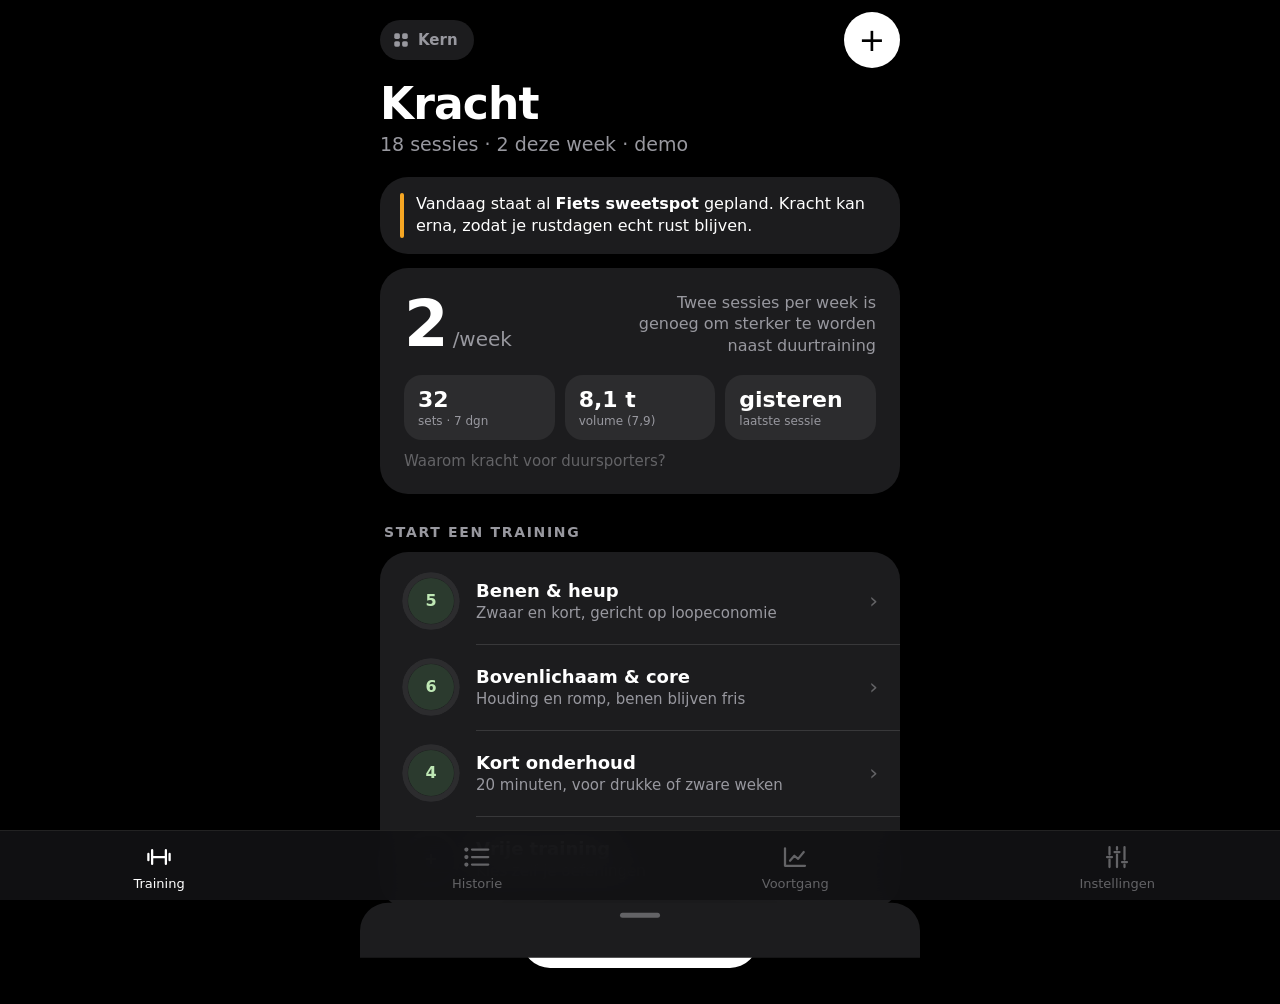
<file: kracht/index.html>
<!DOCTYPE html>
<html lang="nl">
<head>
<meta charset="utf-8">
<meta name="viewport" content="width=device-width, initial-scale=1, viewport-fit=cover">
<meta name="apple-mobile-web-app-capable" content="yes">
<meta name="mobile-web-app-capable" content="yes">
<meta name="apple-mobile-web-app-status-bar-style" content="black-translucent">
<meta name="apple-mobile-web-app-title" content="Kern">
<meta name="theme-color" content="#000000">
<meta name="robots" content="noindex, nofollow">
<link rel="manifest" href="../manifest.json">
<link rel="apple-touch-icon" href="../icons/icon-180.png">
<link rel="stylesheet" href="../core/core.css">
<title>Kracht</title>
<style>
.setrow{display:flex;align-items:center;gap:10px;padding:7px 0}
.setrow .sn{width:22px;color:var(--text-3);font-weight:700;font-size:15px;flex:none}
.setrow input{flex:1;min-width:0;background:var(--card-2);border:0;border-radius:12px;padding:11px 10px;text-align:center;font-size:17px;font-weight:600;outline:0}
.setrow .x{color:var(--text-3)}
.setrow .u{color:var(--text-2);font-size:13px;width:34px;flex:none}
.setrow .check{width:36px;height:36px}
.restbar{position:fixed;left:50%;bottom:calc(var(--safe-b) + 92px);transform:translate(-50%,160px);transition:transform .3s cubic-bezier(.2,.8,.2,1);background:#fff;color:#000;border-radius:var(--r-pill);padding:12px 14px 12px 22px;display:flex;align-items:center;gap:16px;font-weight:700;font-size:17px;z-index:9;box-shadow:0 8px 30px rgba(0,0,0,.5)}
.restbar.on{transform:translate(-50%,0)}
.restbar button{border:0;background:#e5e5ea;color:#000;border-radius:var(--r-pill);padding:8px 14px;font-size:14px;font-weight:600}
</style>
</head>
<body>

<section class="view on" id="v-train">
  <div class="top"><button class="fab" id="fab" aria-label="Training starten">+</button></div>
  <h1>Kracht</h1>
  <div class="sub" id="sub"></div>
  <div id="advice"></div>
  <div id="train-body"></div>
</section>

<section class="view" id="v-log">
  <div class="top"></div>
  <h1>Historie</h1>
  <div class="sub" id="log-sub"></div>
  <div class="list" id="log-list"></div>
</section>

<section class="view" id="v-prog">
  <div class="top"></div>
  <h1>Voortgang</h1>
  <div class="sub">Geschatte maximale kracht per oefening</div>
  <div class="search">
    <svg width="26" height="26" viewBox="0 0 24 24" fill="none" stroke="#98989f" stroke-width="2"><circle cx="11" cy="11" r="7"/><path d="m20 20-3.5-3.5"/></svg>
    <input id="q" placeholder="Zoeken">
  </div>
  <div class="list" id="prog-list"></div>
  <div class="hint" style="text-align:center"><button class="info" data-info="e1rm">Hoe wordt dit berekend?</button></div>
</section>

<section class="view" id="v-set">
  <div class="top"></div>
  <h1>Instellingen</h1>
  <div class="sub">Rusttijd, oefeningen en data</div>
  <div class="label">Training</div>
  <div class="card">
    <div class="field"><label>Rusttijd (seconden)</label><input id="s-rest" type="number" inputmode="numeric"></div>
  </div>
  <div class="label">Eigen oefening</div>
  <div class="card">
    <div class="field"><label>Naam</label><input id="x-name" type="text" placeholder="Goblet squat"></div>
    <div class="field"><label>Spiergroep</label><select id="x-group"></select></div>
    <button class="btn" id="x-add">Oefening toevoegen</button>
  </div>
  <div class="label">Data</div>
  <div class="card">
    <button class="btn" id="d-backup">Back-up van alle onderdelen</button>
    <button class="btn" id="d-demo">Wis demodata</button>
    <button class="btn danger" id="d-reset">Alles van Kracht wissen</button>
  </div>
  <div class="label">Wetenschap</div>
  <div class="list" id="science-list"></div>
  <div class="hint" style="text-align:center;margin-top:24px">Kracht · onderdeel van Kern · alles staat lokaal op je toestel</div>
</section>

<nav class="tabbar">
  <button class="on" data-tab="train"><svg viewBox="0 0 24 24"><path d="M6.5 6.5v11M17.5 6.5v11M3.5 9.5v5M20.5 9.5v5M6.5 12h11"/></svg>Training</button>
  <button data-tab="log"><svg viewBox="0 0 24 24"><path d="M8 6h13M8 12h13M8 18h13"/><circle cx="3.5" cy="6" r=".8"/><circle cx="3.5" cy="12" r=".8"/><circle cx="3.5" cy="18" r=".8"/></svg>Historie</button>
  <button data-tab="prog"><svg viewBox="0 0 24 24"><path d="M4 19V5M4 19h16M8 15l3.5-4 3 2.5L19 8"/></svg>Voortgang</button>
  <button data-tab="set"><svg viewBox="0 0 24 24"><path d="M6 4v6M6 14v6M12 4v2M12 10v10M18 4v10M18 18v2"/><path d="M4 12h4M10 8h4M16 16h4"/></svg>Instellingen</button>
</nav>

<div class="restbar" id="restbar"><span>Rust <span class="num" id="rest-t">0:00</span></span><button id="rest-skip">Sla over</button></div>

<script src="../core/core.js"></script>
<script>
/* =========================================================
   Kracht — krachtlog. Onderdeel van Kern.
   Leest het trainingsschema uit Tempo (feed) voor advies en
   publiceert zijn sessies als belasting terug naar Tempo.
   ========================================================= */
K.chrome('kracht');
const {$,$$,esc,dkey,DAY,nl,toast,openSheet,closeSheet,ringSVG,relDay}=K;
const KEY='kern.kracht.v1';
const GROUPS=['Benen','Heup & bil','Core','Borst','Rug','Schouders','Armen'];
// bw = lichaamsgewicht (extra gewicht optioneel), sec = op tijd
const EX=[
  {id:'sq',n:'Squat',g:'Benen'},{id:'split',n:'Bulgarian split squat',g:'Benen'},{id:'stepup',n:'Step-up',g:'Benen'},
  {id:'calf',n:'Kuitheffen',g:'Benen'},{id:'nordic',n:'Nordic curl',g:'Benen',bw:1},
  {id:'rdl',n:'Romanian deadlift',g:'Heup & bil'},{id:'dl',n:'Deadlift',g:'Heup & bil'},{id:'hip',n:'Hip thrust',g:'Heup & bil'},
  {id:'plank',n:'Plank',g:'Core',bw:1,sec:1},{id:'side',n:'Zijplank',g:'Core',bw:1,sec:1},{id:'bug',n:'Dead bug',g:'Core',bw:1},
  {id:'bench',n:'Bankdrukken',g:'Borst'},{id:'push',n:'Push-up',g:'Borst',bw:1},
  {id:'row',n:'Barbell row',g:'Rug'},{id:'pull',n:'Pull-up',g:'Rug',bw:1},
  {id:'ohp',n:'Overhead press',g:'Schouders'},{id:'curl',n:'Biceps curl',g:'Armen'}
];
const ROUT=[
  {id:'a',n:'Benen & heup',s:'Zwaar en kort, gericht op loopeconomie',items:[['sq',3,6],['rdl',3,8],['split',3,8],['calf',3,12],['plank',3,45]]},
  {id:'b',n:'Bovenlichaam & core',s:'Houding en romp, benen blijven fris',items:[['bench',3,8],['row',3,8],['ohp',3,8],['pull',3,6],['bug',3,10],['side',2,30]]},
  {id:'c',n:'Kort onderhoud',s:'20 minuten, voor drukke of zware weken',items:[['sq',2,5],['rdl',2,6],['calf',2,12],['plank',2,45]]}
];
const DEF={ex:EX,routines:ROUT,sessions:[],active:null,rest:90,demo:false,seeded:false};
let st=K.load(KEY,DEF);
const save=()=>{K.save(KEY,st);publish()};
const exBy=id=>st.ex.find(e=>e.id===id)||{n:'Onbekend',g:''};
const sorted=()=>[...st.sessions].sort((a,b)=>new Date(b.date)-new Date(a.date));
const e1=(w,r)=>w>0?w*(1+r/30):0;                    // Epley
const vol=s=>s.sets.reduce((x,t)=>x+(+t.w||0)*(+t.r||0),0);
// Belasting voor Tempo: sessie-RPE × duur, omgerekend naar dezelfde schaal als TSS en met 0,7 gedempt
const sessLoad=s=>{const IF=Math.min((s.rpe||6)/8.5,1.15);return (s.min||45)/60*IF*IF*100*.7};
const fmtSet=(t,e)=>e.sec?`${t.r} s`:(+t.w?`${nl(t.w)} kg × ${t.r}`:`${t.r}×`);
const rpeColor=r=>r<=6?'var(--c-peak)':r<=8?'var(--c-mid)':'var(--c-warn)';
function lastSets(ex){for(const s of sorted()){const x=s.sets.filter(t=>t.ex===ex);if(x.length)return x}return[]}

/* ---------- advies op basis van het Tempo-schema ---------- */
function advice(){
  const f=K.feed.get('tempo');if(!f||!f.days)return'';
  const t=f.days[dkey(new Date())],m=f.days[dkey(K.addDays(new Date(),1))];
  let txt='',c='var(--c-good)';
  if(m&&(m.cls==='race'))        {txt=`Morgen: <b>${esc(m.t)}</b>. Vandaag geen krachttraining.`;c='var(--c-warn)'}
  else if(m&&(m.cls==='long'||m.cls==='hard')){txt=`Morgen staat <b>${esc(m.t)}</b> gepland. Houd je benen licht: kies bovenlichaam of kort onderhoud.`;c='var(--c-mid)'}
  else if(t&&(t.cls==='long'||t.cls==='hard')){txt=`Vandaag staat al <b>${esc(t.t)}</b> gepland. Kracht kan erna, zodat je rustdagen echt rust blijven.`;c='var(--c-mid)'}
  else if(t&&t.cls==='rest')     {txt=/kracht/i.test(t.t)?'Vandaag staat krachttraining in je schema. Goede dag voor benen en heup.':'Rustdag in je schema. Een korte, zware sessie past hier goed.';c='var(--c-peak)'}
  else if(t)                     {txt=`Vandaag: <b>${esc(t.t)}</b>. Kracht past erbij als je benen goed voelen.`}
  if(f.tsb<-30){txt+=` Je vorm in Tempo is ${f.tsb}: herstel heeft voorrang.`;c='var(--c-warn)'}
  return txt?`<div class="banner" style="--d:${c}"><span class="bar"></span><div>${txt}</div></div>`:''}

/* ---------- training ---------- */
function mkItem(ex,sets=3,reps=8){const prev=lastSets(ex);
  return{ex,rows:Array.from({length:sets},(_,i)=>{const p=prev[i]||prev[prev.length-1];return{w:p?p.w:'',r:p?p.r:reps,done:false}})}}
function start(r){st.active={start:Date.now(),name:r?r.n:'Vrije training',items:(r?r.items:[]).map(i=>mkItem(...i))};save();render();scrollTo(0,0)}

function renderTrain(){
  const now=Date.now(),wk=st.sessions.filter(s=>now-new Date(s.date)<7*DAY),pw=st.sessions.filter(s=>{const d=now-new Date(s.date);return d>=7*DAY&&d<14*DAY});
  $('#sub').textContent=`${st.sessions.length} sessies · ${wk.length} deze week${st.demo?' · demo':''}`;
  $('#advice').innerHTML=advice();
  $('#fab').style.visibility=st.active?'hidden':'visible';
  if(st.active){$('#train-body').innerHTML=activeHTML();bindActive();return}
  const sets=wk.reduce((x,s)=>x+s.sets.length,0),last=sorted()[0];
  const msg=wk.length>=2?'Twee sessies per week is genoeg om sterker te worden naast duurtraining':wk.length===1?'Eén sessie houdt je kracht vast; een tweede bouwt op':'Nog geen krachttraining deze week';
  $('#train-body').innerHTML=`
  <div class="card">
    <div class="hero"><div><div class="big">${wk.length}<small>/week</small></div></div><div class="right">${msg}</div></div>
    <div class="stats"><div class="stat"><div class="v">${sets}</div><div class="k">sets · 7 dgn</div></div><div class="stat"><div class="v">${nl(Math.round(wk.reduce((x,s)=>x+vol(s),0)/100)/10)} t</div><div class="k">volume (${nl(Math.round(pw.reduce((x,s)=>x+vol(s),0)/100)/10)})</div></div><div class="stat"><div class="v">${last?relDay(last.date).replace(' geleden',''):'—'}</div><div class="k">laatste sessie</div></div></div>
    <div class="legend" style="margin-top:12px"><button class="info" data-info="runners" style="padding:0">Waarom kracht voor duursporters?</button></div>
  </div>
  <div class="label">Start een training</div>
  <div class="list">${st.routines.map(r=>`<div class="item" data-start="${r.id}"><div class="ring sm">${ringSVG(1,'#2c2c2e',58)}<div class="in" style="background:#2b3a2e;color:#bfe8b5">${r.items.length}</div></div><div class="meta"><div class="nm">${esc(r.n)}</div><div class="ds">${esc(r.s||'')}</div></div><span class="go">›</span></div>`).join('')}
    <div class="item" data-start=""><div class="ring sm">${ringSVG(1,'#2c2c2e',58)}<div class="in" style="background:#1f1f21">+</div></div><div class="meta"><div class="nm">Vrije training</div><div class="ds">Kies zelf je oefeningen</div></div><span class="go">›</span></div>
  </div>`;
  $$('[data-start]').forEach(b=>b.onclick=()=>start(st.routines.find(r=>r.id===b.dataset.start)));
}

function activeHTML(){const a=st.active;
  return `<div class="card"><div class="card-h"><h3>${esc(a.name)}</h3><span class="chip num" id="clock"></span></div><div class="hint" style="margin-top:4px">Tik het rondje aan na elke set; de rusttimer start vanzelf.</div></div>`+
  a.items.map((it,i)=>{const e=exBy(it.ex),prev=lastSets(it.ex);
    return `<div class="card"><div class="card-h"><h3>${esc(e.n)}</h3><button class="info" data-rm="${i}">verwijder</button></div>
    <div class="muted" style="font-size:14px;margin-bottom:8px">${prev.length?'Vorige keer: '+prev.map(p=>fmtSet(p,e)).join(' · '):'Eerste keer: begin licht en noteer wat je doet'}</div>
    ${it.rows.map((r,j)=>`<div class="setrow"><span class="sn">${j+1}</span><input inputmode="decimal" data-i="${i}" data-j="${j}" data-k="w" value="${esc(r.w)}" placeholder="${e.bw?'+ kg':'kg'}" aria-label="Gewicht"><span class="x">×</span><input inputmode="numeric" data-i="${i}" data-j="${j}" data-k="r" value="${esc(r.r)}" aria-label="${e.sec?'Seconden':'Herhalingen'}"><span class="u">${e.sec?'sec':'reps'}</span><button class="check ${r.done?'on':''}" data-done="${i},${j}" aria-label="Set klaar">${r.done?'✓':''}</button></div>`).join('')}
    <button class="btn" data-addset="${i}" style="padding:10px;font-size:15px">+ set</button></div>`}).join('')+
  `<button class="btn" id="add-ex">+ oefening</button><button class="btn pri" id="finish">Training afronden</button><button class="btn danger" id="cancel">Annuleren</button>`}

function bindActive(){const a=st.active;
  $$('.setrow input').forEach(inp=>inp.oninput=()=>{a.items[inp.dataset.i].rows[inp.dataset.j][inp.dataset.k]=inp.value.replace(',','.');K.save(KEY,st)});
  $$('[data-done]').forEach(b=>b.onclick=()=>{const[i,j]=b.dataset.done.split(',');const r=a.items[i].rows[j];r.done=!r.done;
    b.classList.toggle('on',r.done);b.textContent=r.done?'✓':'';K.save(KEY,st);if(r.done)startRest();else stopRest()});
  $$('[data-addset]').forEach(b=>b.onclick=()=>{const rows=a.items[b.dataset.addset].rows,l=rows[rows.length-1];rows.push({w:l?l.w:'',r:l?l.r:8,done:false});save();render()});
  $$('[data-rm]').forEach(b=>b.onclick=()=>{a.items.splice(b.dataset.rm,1);save();render()});
  $('#add-ex').onclick=()=>openSheet(`<h2>Oefening kiezen</h2>`+GROUPS.map(g=>{const xs=st.ex.filter(e=>e.g===g);return xs.length?`<h3>${g}</h3><div class="pills">${xs.map(e=>`<button class="pill" data-pick="${e.id}">${esc(e.n)}</button>`).join('')}</div>`:''}).join(''));
  $('#cancel').onclick=()=>{if(confirm('Deze training weggooien?')){st.active=null;stopRest();save();render()}};
  $('#finish').onclick=finishSheet;
  tick();
}
document.addEventListener('click',e=>{const p=e.target.closest('[data-pick]');if(p&&st.active){st.active.items.push(mkItem(p.dataset.pick));save();closeSheet();render()}});

function finishSheet(){const a=st.active;
  const sets=a.items.flatMap(it=>it.rows.filter(r=>r.done&&+r.r>0).map(r=>({ex:it.ex,w:+r.w||0,r:+r.r})));
  if(!sets.length)return toast('Vink eerst minstens één set af');
  let rpe=7;const min=Math.max(1,Math.round((Date.now()-a.start)/6e4));
  openSheet(`<h2>Hoe zwaar was het?</h2><p>RPE (=ervaren zwaarte van de hele sessie, 1 licht tot 10 maximaal). Hiermee schat Tempo je belasting.</p>
    <div class="scale" id="rpe">${[1,2,3,4,5].map(n=>`<button data-v="${n}">${n}</button>`).join('')}</div>
    <div class="scale" id="rpe2" style="margin-top:6px">${[6,7,8,9,10].map(n=>`<button data-v="${n}" class="${n===7?'on':''}">${n}</button>`).join('')}</div>
    <div class="field" style="margin-top:14px"><label>Duur (minuten)</label><input id="f-min" type="number" inputmode="numeric" value="${min}"></div>
    <div class="hint">${sets.length} sets · ${nl(Math.round(sets.reduce((x,t)=>x+t.w*t.r,0)))} kg totaal</div>
    <button class="btn pri" id="f-save">Opslaan</button>`);
  $$('#rpe button,#rpe2 button').forEach(b=>b.onclick=()=>{$$('#rpe button,#rpe2 button').forEach(x=>x.classList.toggle('on',x===b));rpe=+b.dataset.v});
  $('#f-save').onclick=()=>{st.sessions.push({id:K.uid(),date:new Date().toISOString(),name:a.name,min:+$('#f-min').value||min,rpe,sets});
    st.active=null;stopRest();save();closeSheet();render();toast('Training opgeslagen')};
}

/* ---------- klok en rusttimer ---------- */
let restEnd=0,ac;
const mmss=s=>`${Math.floor(s/60)}:${String(Math.floor(s%60)).padStart(2,'0')}`;
function startRest(){restEnd=Date.now()+st.rest*1000;try{ac=ac||new (window.AudioContext||window.webkitAudioContext)()}catch(e){}$('#restbar').classList.add('on');tick()}
function stopRest(){restEnd=0;$('#restbar').classList.remove('on')}
function beep(){try{const o=ac.createOscillator(),g=ac.createGain();o.frequency.value=880;o.connect(g);g.connect(ac.destination);g.gain.setValueAtTime(.25,ac.currentTime);g.gain.exponentialRampToValueAtTime(.001,ac.currentTime+.5);o.start();o.stop(ac.currentTime+.5)}catch(e){}}
function tick(){
  const c=$('#clock');if(c&&st.active)c.textContent=mmss((Date.now()-st.active.start)/1000);
  if(restEnd){const left=(restEnd-Date.now())/1000;if(left<=0){beep();stopRest();toast('Rust voorbij: volgende set')}else $('#rest-t').textContent=mmss(left)}
}
setInterval(tick,500);
$('#rest-skip').onclick=stopRest;

/* ---------- historie ---------- */
function renderLog(){const arr=sorted();
  $('#log-sub').textContent=arr.length?`${arr.length} sessies · ${nl(Math.round(arr.reduce((x,s)=>x+vol(s),0)/1000))} ton verplaatst`:'Nog geen sessies';
  $('#log-list').innerHTML=arr.length?arr.slice(0,120).map(s=>`<div class="item" data-sess="${s.id}"><div class="ring sm">${ringSVG(s.rpe/10,rpeColor(s.rpe),58)}<div class="in" style="background:#1f1f21">${s.sets.length}</div></div><div class="meta"><div class="nm">${esc(s.name)}</div><div class="ds">${[relDay(s.date),s.min+' min',nl(Math.round(vol(s)))+' kg'].join(' · ')}</div></div><div class="sc" style="color:${rpeColor(s.rpe)}">${s.rpe}</div></div>`).join('')
    :'<div class="empty">Nog geen sessies. Start een training op het eerste tabblad.</div>';
  $$('[data-sess]').forEach(b=>b.onclick=()=>sessSheet(b.dataset.sess));
}
function sessSheet(id){const s=st.sessions.find(x=>x.id===id);if(!s)return;
  const by={};s.sets.forEach(t=>(by[t.ex]=by[t.ex]||[]).push(t));
  openSheet(`<h2>${esc(s.name)}</h2><div class="muted" style="margin-bottom:12px">${new Date(s.date).toLocaleString('nl-NL',{weekday:'long',day:'numeric',month:'long',hour:'2-digit',minute:'2-digit'})}</div>
    <div class="stats"><div class="stat"><div class="v">${s.min}</div><div class="k">minuten</div></div><div class="stat"><div class="v">${s.rpe}</div><div class="k">RPE</div></div><div class="stat"><div class="v">${Math.round(sessLoad(s))}</div><div class="k">belasting (TSS)</div></div></div>
    <div style="margin-top:14px">${Object.entries(by).map(([ex,ts])=>`<div class="row"><span>${esc(exBy(ex).n)}</span><b style="text-align:right">${ts.map(t=>fmtSet(t,exBy(ex))).join('<br>')}</b></div>`).join('')}</div>
    <button class="info" data-info="load" style="padding:12px 0">Hoe wordt de belasting geschat?</button>
    <button class="btn danger" id="s-del">Verwijderen</button>`);
  $('#s-del').onclick=()=>{st.sessions=st.sessions.filter(x=>x.id!==id);save();closeSheet();render()};
}

/* ---------- voortgang ---------- */
function series(ex){const e=exBy(ex);
  return [...st.sessions].sort((a,b)=>new Date(a.date)-new Date(b.date)).map(s=>{const ts=s.sets.filter(t=>t.ex===ex);if(!ts.length)return null;
    const w=Math.max(...ts.map(t=>e1(t.w,t.r)));return{d:new Date(s.date),v:w>0?w:Math.max(...ts.map(t=>t.r)),kg:w>0}}).filter(Boolean)}
function trend(p){if(p.length<2)return null;const last=p[p.length-1];
  const ref=[...p].reverse().find(x=>last.d-x.d>=28*DAY)||p[0];return ref.v?(last.v-ref.v)/ref.v*100:null}
function renderProg(){const q=$('#q').value.toLowerCase();
  const rows=st.ex.map(e=>({e,p:series(e.id)})).filter(x=>x.p.length&&(!q||x.e.n.toLowerCase().includes(q)));
  $('#prog-list').innerHTML=rows.length?rows.map(({e,p})=>{const l=p[p.length-1],t=trend(p);
    const c=t==null?'var(--text-2)':t>1?'var(--c-peak)':t<-1?'var(--c-warn)':'var(--text-2)';
    return `<div class="item plain" data-ex="${e.id}"><div class="meta"><div class="nm">${esc(e.n)}</div><div class="ds">${e.g} · ${p.length} sessies${t==null?'':` · ${t>0?'+':''}${nl(t,1)}% in 4 wkn`}</div></div><div class="sc" style="color:${c}">${l.kg?nl(Math.round(l.v))+'<small style="font-size:13px;color:var(--text-2)"> kg</small>':l.v+(e.sec?'<small style="font-size:13px;color:var(--text-2)"> s</small>':'×')}</div></div>`}).join('')
    :'<div class="empty">Nog geen gegevens. Na je eerste training zie je hier je voortgang.</div>';
  $$('[data-ex]').forEach(b=>b.onclick=()=>exSheet(b.dataset.ex));
}
function exSheet(id){const e=exBy(id),p=series(id),W=320,H=120;
  const mn=Math.min(...p.map(x=>x.v)),mx=Math.max(...p.map(x=>x.v)),rg=(mx-mn)||1;
  const X=i=>p.length>1?i/(p.length-1)*(W-12)+6:W/2,Y=v=>H-12-(v-mn)/rg*(H-24);
  const best=sorted().flatMap(s=>s.sets.filter(t=>t.ex===id).map(t=>({...t,date:s.date}))).sort((a,b)=>(e1(b.w,b.r)||b.r)-(e1(a.w,a.r)||a.r)).slice(0,3);
  openSheet(`<h2>${esc(e.n)}</h2><div class="muted">${e.g} · ${p[0].kg?'geschatte 1RM (=het gewicht dat je precies één keer kunt tillen)':'beste set per sessie'}</div>
    <svg class="chart" viewBox="0 0 ${W} ${H}"><path d="${p.map((x,i)=>(i?'L':'M')+X(i).toFixed(1)+' '+Y(x.v).toFixed(1)).join('')}" stroke="#30c46a" stroke-width="2.4" fill="none" stroke-linecap="round" stroke-linejoin="round"/>${p.map((x,i)=>`<circle cx="${X(i).toFixed(1)}" cy="${Y(x.v).toFixed(1)}" r="2.6" fill="#30c46a"/>`).join('')}</svg>
    <div class="stats"><div class="stat"><div class="v">${nl(Math.round(p[p.length-1].v))}</div><div class="k">nu</div></div><div class="stat"><div class="v">${nl(Math.round(mx))}</div><div class="k">beste</div></div><div class="stat"><div class="v">${p.length}</div><div class="k">sessies</div></div></div>
    <h3>Beste sets</h3>${best.map(t=>`<div class="row"><span>${fmtSet(t,e)}</span><span class="muted">${relDay(t.date)}</span></div>`).join('')}`);
}

/* ---------- instellingen ---------- */
const INFO={
  runners:{t:'Kracht voor duursporters',s:'Loopeconomie en blessurepreventie',b:`<p>Zware krachttraining (weinig herhalingen, hoog gewicht) verbetert bij lopers en fietsers de <b>economie</b> (=hoeveel zuurstof je nodig hebt op een vaste snelheid), zonder dat je zwaarder wordt. Twee sessies per week gedurende minstens zes weken is in de meeste studies genoeg.</p><p>Plan de zware beensessie niet op de dag vóór een sleuteltraining: spierschade verslechtert tijdelijk je loopeconomie. Daarom kijkt deze app naar je schema in Tempo.</p><p><b>Kritisch:</b> de studies zijn klein en kort, en het effect op blessures is minder hard bewezen dan het effect op economie.</p><p class="ref">Blagrove et al. (2018) Sports Med · Balsalobre-Fernández et al. (2016) J Strength Cond Res · Rønnestad & Mujika (2014) Scand J Med Sci Sports · Lauersen et al. (2014) BJSM</p>`},
  e1rm:{t:'Geschatte maximale kracht',s:'Epley-formule',b:`<p>1RM (=het gewicht dat je precies één keer kunt tillen) wordt geschat uit een gewone set: <b>1RM = gewicht × (1 + herhalingen / 30)</b>. Per sessie telt je beste set.</p><p>De trend vergelijkt je laatste sessie met die van minstens vier weken eerder. Oefeningen op lichaamsgewicht of tijd tonen het beste aantal herhalingen of seconden.</p><p><b>Kritisch:</b> de schatting is het nauwkeurigst onder de tien herhalingen en verschilt per oefening en per persoon. Gebruik de lijn, niet het losse getal.</p><p class="ref">Epley (1985) Boyd Epley Workout · LeSuer et al. (1997) J Strength Cond Res</p>`},
  load:{t:'Belasting van een krachtsessie',s:'Sessie-RPE',b:`<p>Krachttraining heeft geen hartslag of vermogen dat de inspanning goed weergeeft. Daarom gebruikt de app <b>sessie-RPE</b>: duur × ervaren zwaarte. Dat wordt omgerekend naar dezelfde schaal als TSS in Tempo en met een factor 0,7 gedempt, omdat een uur kracht het hart en de bloedsomloop minder belast dan een uur duurtraining.</p><p>Tempo telt deze waarde mee in je vermoeidheid en vorm.</p><p><b>Kritisch:</b> de factor 0,7 is een keuze van deze app, geen gemeten waarde. Lokale spiervermoeidheid na zware benen kan groter zijn dan het getal doet vermoeden.</p><p class="ref">Foster et al. (2001) J Strength Cond Res · Haddad et al. (2017) Front Neurosci</p>`}
};
function renderSet(){
  $('#s-rest').value=st.rest;
  $('#x-group').innerHTML=GROUPS.map(g=>`<option>${g}</option>`).join('');
  $('#science-list').innerHTML=Object.entries(INFO).map(([k,v])=>`<div class="item plain" data-info="${k}"><div class="meta"><div class="nm">${v.t}</div><div class="ds">${v.s}</div></div><span class="muted">›</span></div>`).join('');
}
$('#s-rest').onchange=e=>{st.rest=Math.max(10,+e.target.value||90);save();toast('Opgeslagen')};
$('#x-add').onclick=()=>{const n=$('#x-name').value.trim();if(!n)return toast('Vul een naam in');st.ex.push({id:'x'+K.uid(),n,g:$('#x-group').value});$('#x-name').value='';save();toast('Oefening toegevoegd')};
$('#d-backup').onclick=()=>K.exportAll();
$('#d-demo').onclick=()=>{st.sessions=st.sessions.filter(s=>!s.demo);st.demo=false;save();render();toast('Demodata gewist')};
$('#d-reset').onclick=()=>{if(confirm('Alle krachtgegevens wissen?')){st=structuredClone(DEF);st.seeded=true;save();render()}};

/* ---------- feed ---------- */
function publish(){const now=Date.now(),wk=st.sessions.filter(s=>now-new Date(s.date)<7*DAY),l=sorted()[0];
  K.feed.set('kracht',{loads:st.sessions.filter(s=>now-new Date(s.date)<200*DAY).map(s=>({d:dkey(s.date),tss:Math.round(sessLoad(s))})),
    week:{n:wk.length,sets:wk.reduce((x,s)=>x+s.sets.length,0)},n30:st.sessions.filter(s=>now-new Date(s.date)<30*DAY).length,
    last:l?{date:l.date,name:l.name}:null,active:!!st.active,doneToday:st.sessions.some(s=>dkey(s.date)===dkey(new Date())),demo:!!st.demo})}

/* ---------- demodata ---------- */
function demo(){const R=K.rng(11),out=[],base={sq:60,rdl:60,split:16,calf:40,bench:50,row:45,ohp:30};
  for(let i=70;i>=1;i--){const d=K.addDays(K.today0(),-i),w=d.getDay();if(w!==1&&w!==4||R()<.12)continue;
    const r=ROUT[w===1?0:1],g=1+(70-i)/7*.012;d.setHours(18,R()*50|0);
    out.push({id:'d'+i,demo:1,date:d.toISOString(),name:r.n,min:Math.round(42+R()*14),rpe:6+Math.round(R()*2),
      sets:r.items.flatMap(([ex,n,reps])=>Array.from({length:n},(_,j)=>({ex,w:base[ex]?Math.round(base[ex]*g/2.5)*2.5:0,r:Math.max(1,reps-(j===n-1&&R()<.4?1:0))})))})}
  return out}

function render(){renderTrain();renderLog();renderProg();renderSet()}
K.info(INFO);
K.tabs();
$('#q').oninput=renderProg;
$('#fab').onclick=()=>start(null);
if(!st.seeded&&!st.sessions.length){st.sessions=demo();st.demo=true;st.seeded=true}
save();render();
</script>
</body>
</html>
</file>
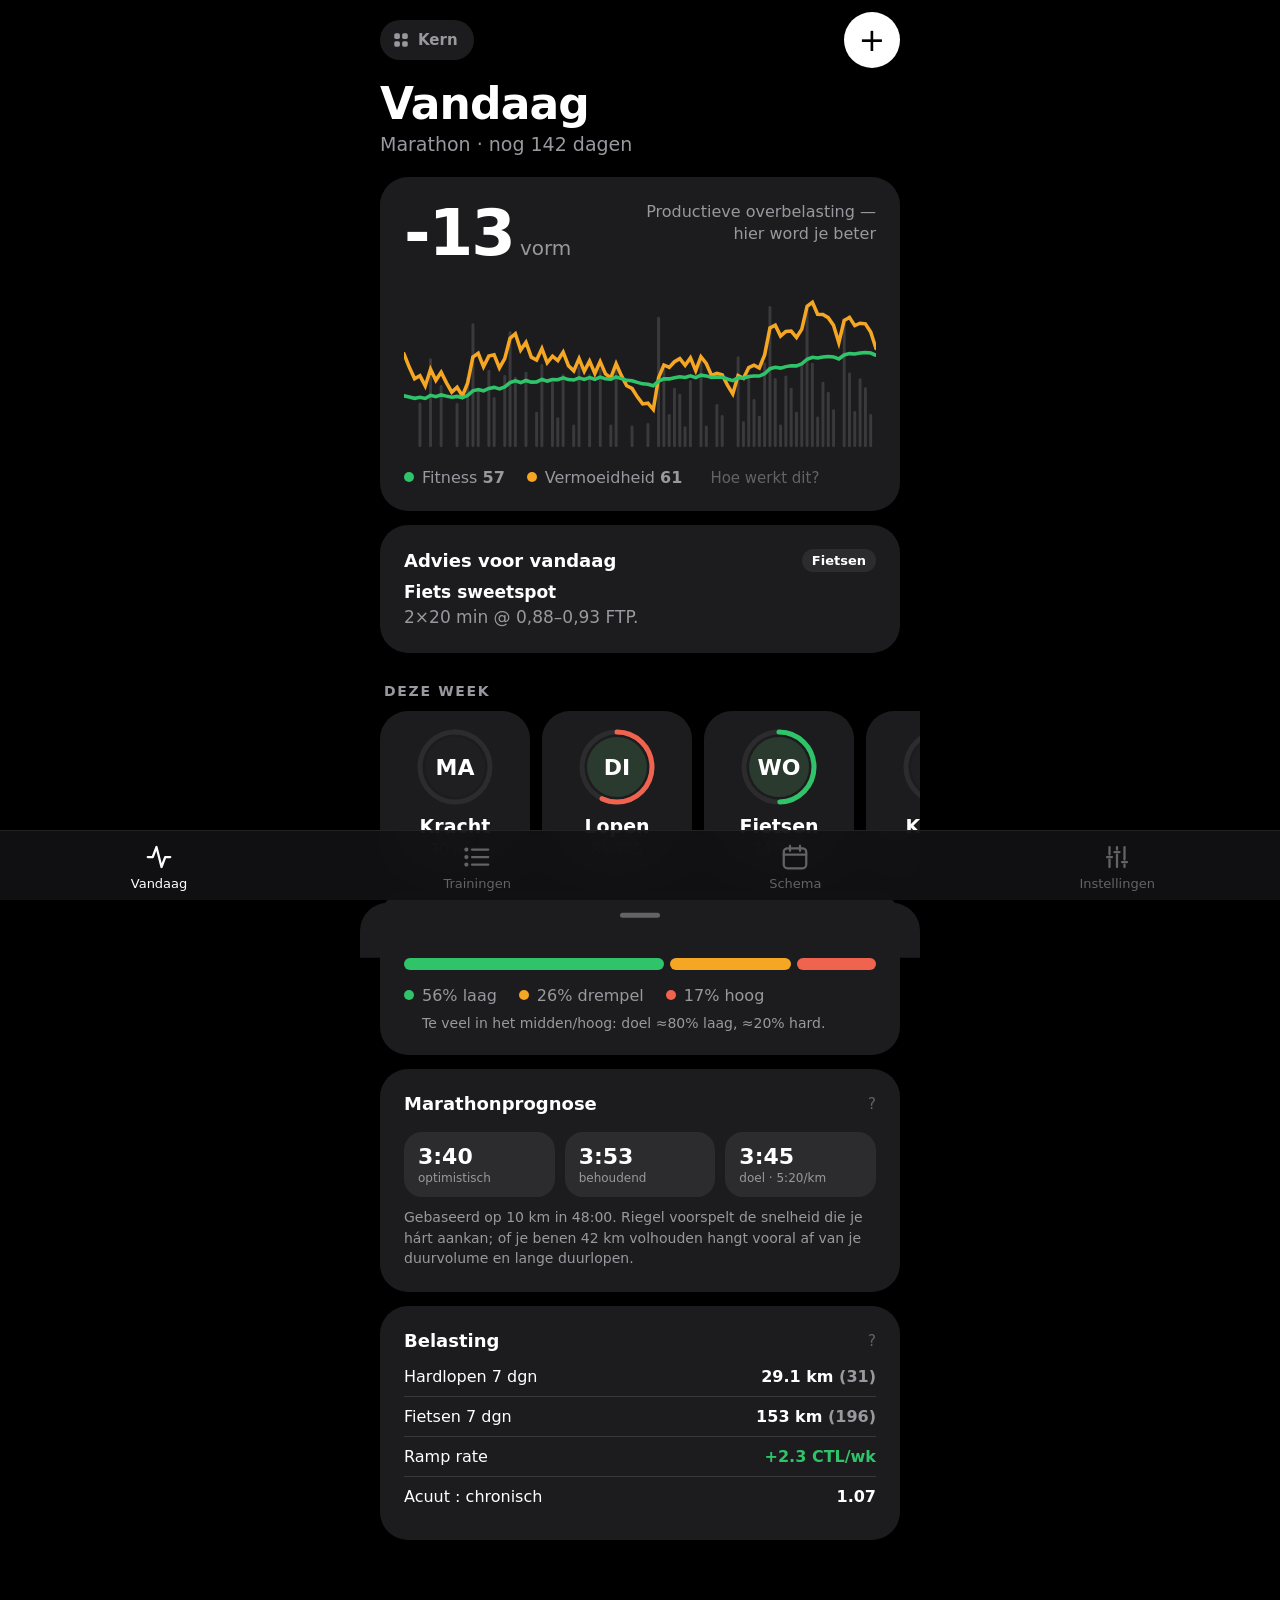
<file: tempo/index.html>
<!DOCTYPE html>
<html lang="nl">
<head>
<meta charset="utf-8">
<meta name="viewport" content="width=device-width, initial-scale=1, viewport-fit=cover">
<meta name="apple-mobile-web-app-capable" content="yes">
<meta name="mobile-web-app-capable" content="yes">
<meta name="apple-mobile-web-app-status-bar-style" content="black-translucent">
<meta name="apple-mobile-web-app-title" content="Tempo">
<meta name="theme-color" content="#000000">
<meta name="robots" content="noindex, nofollow">
<link rel="manifest" href="../manifest.json">
<link rel="apple-touch-icon" href="../icons/icon-180.png">
<title>Tempo</title>
<link rel="stylesheet" href="../core/core.css">
</head>
<body>

<!-- ============ VANDAAG ============ -->
<section class="view on" id="v-home">
  <div class="top"><button class="fab" data-act="add" aria-label="Training toevoegen">+</button></div>
  <h1>Vandaag</h1>
  <div class="sub" id="home-sub"></div>

  <div class="card">
    <div class="hero">
      <div><div class="big" id="tsb">0<small>vorm</small></div></div>
      <div class="right" id="form-text"></div>
    </div>
    <svg class="chart" id="pmc" viewBox="0 0 320 120"></svg>
    <div class="legend" style="margin-top:12px">
      <span style="--d:var(--c-peak)">Fitness <b id="ctl">0</b></span>
      <span style="--d:var(--c-mid)">Vermoeidheid <b id="atl">0</b></span>
      <button class="info" data-info="pmc">Hoe werkt dit?</button>
    </div>
  </div>

  <div class="card">
    <div class="card-h"><h3>Advies voor vandaag</h3><span class="chip" id="today-chip"></span></div>
    <div class="advice" id="advice"></div>
  </div>

  <div class="label">Deze week</div>
  <div class="hs" id="week-tiles"></div>

  <div class="card" style="margin-top:var(--gap)">
    <div class="card-h"><h3>Intensiteit · 28 dagen</h3><button class="info" data-info="polar">?</button></div>
    <div class="seg-bar" id="zone-bar"></div>
    <div class="legend" id="zone-legend"></div>
  </div>

  <div class="card">
    <div class="card-h"><h3>Marathonprognose</h3><button class="info" data-info="riegel">?</button></div>
    <div class="stats" id="pred"></div>
    <div class="hint" id="pred-hint"></div>
  </div>

  <div class="card">
    <div class="card-h"><h3>Belasting</h3><button class="info" data-info="ramp">?</button></div>
    <div id="load-rows"></div>
  </div>
</section>

<!-- ============ TRAININGEN ============ -->
<section class="view" id="v-log">
  <div class="top"><button class="fab" data-act="add">+</button></div>
  <h1>Trainingen</h1>
  <div class="sub" id="log-sub"></div>
  <div class="search">
    <svg width="26" height="26" viewBox="0 0 24 24" fill="none" stroke="#98989f" stroke-width="2"><circle cx="11" cy="11" r="7"/><path d="m20 20-3.5-3.5"/></svg>
    <input id="q" placeholder="Zoeken">
  </div>
  <div class="segmented" id="log-filter">
    <button class="on" data-f="all">Alles</button><button data-f="run">Lopen</button><button data-f="bike">Fietsen</button>
  </div>
  <div class="list" id="log-list"></div>
</section>

<!-- ============ SCHEMA ============ -->
<section class="view" id="v-plan">
  <div class="top"></div>
  <h1>Schema</h1>
  <div class="sub" id="plan-sub"></div>
  <div class="card">
    <div class="card-h"><h3 id="phase-title"></h3><button class="info" data-info="periodization">?</button></div>
    <div class="phase-bar" id="phase-bar"></div>
    <div class="hint" id="phase-hint"></div>
    <div class="pills" id="plan-pills" style="margin-top:12px"></div>
  </div>
  <div id="plan-weeks"></div>
</section>

<!-- ============ INSTELLINGEN ============ -->
<section class="view" id="v-set">
  <div class="top"></div>
  <h1>Instellingen</h1>
  <div class="sub">Profiel, koppelingen en data</div>

  <div class="label">Schema</div>
  <div class="card" id="set-plan"></div>
  <div class="label">Fysiologie</div>
  <div class="card" id="set-phys"></div>
  <div class="label" id="set-race-label">Automatisch schema</div>
  <div class="card" id="set-race"></div>

  <div class="label">Strava</div>
  <div class="card">
    <div id="strava-state" class="muted" style="font-size:16px"></div>
    <div class="field"><label>Client ID</label><input id="s-cid" inputmode="numeric"></div>
    <div class="field"><label>Client secret</label><input id="s-sec" type="password"></div>
    <button class="btn strava" id="s-connect">Verbind met Strava</button>
    <button class="btn" id="s-sync">Nu synchroniseren</button>
    <div class="field" style="margin-top:8px"><label>Redirect-URL plakken</label><input id="s-paste" placeholder="…?code=…"></div>
    <div class="hint">Apple Watch → Gezondheid → Strava → Tempo. Zet in de Strava-app ‘Gezondheid-sync’ aan, dan komt elke Watch-workout vanzelf hier. Lukt de terugsprong naar de app niet (iOS houdt PWA-opslag apart van Safari), kopieer dan de URL waarop je belandt en plak die hierboven.</div>
  </div>

  <div class="label">Data</div>
  <div class="card">
    <button class="btn" id="d-export">Exporteer JSON</button>
    <button class="btn" id="d-import">Importeer JSON</button>
    <button class="btn" id="d-demo">Wis demodata</button>
    <button class="btn danger" id="d-reset">Alles wissen</button>
    <input type="file" id="d-file" accept="application/json" hidden>
  </div>

  <div class="label">Wetenschap</div>
  <div class="list" id="science-list"></div>
  <div class="hint" style="text-align:center;margin-top:24px">Tempo · onderdeel van Kern · alles staat lokaal op je toestel</div>
</section>

<!-- tab bar -->
<nav class="tabbar">
  <button class="on" data-tab="home"><svg viewBox="0 0 24 24"><path d="M3 12h4l3-8 4 16 3-8h4"/></svg>Vandaag</button>
  <button data-tab="log"><svg viewBox="0 0 24 24"><path d="M8 6h13M8 12h13M8 18h13"/><circle cx="3.5" cy="6" r=".8"/><circle cx="3.5" cy="12" r=".8"/><circle cx="3.5" cy="18" r=".8"/></svg>Trainingen</button>
  <button data-tab="plan"><svg viewBox="0 0 24 24"><rect x="3" y="5" width="18" height="16" rx="3"/><path d="M3 10h18M8 3v4M16 3v4"/></svg>Schema</button>
  <button data-tab="set"><svg viewBox="0 0 24 24"><path d="M6 4v6M6 14v6M12 4v2M12 10v10M18 4v10M18 18v2"/><path d="M4 12h4M10 8h4M16 16h4"/></svg>Instellingen</button>
</nav>


<script src="../core/core.js"></script>
<script src="schema.js"></script>
<script>
/* =========================================================
   Tempo — persoonlijke trainings-PWA
   Modellen: Banister/Coggan PMC, Banister-TRIMP → hrTSS,
   Seiler 3-zone, Riegel, periodisering met 3:1 + taper.
   ========================================================= */
const KEY='kern.tempo.v1';
K.chrome('tempo');
try{if(!localStorage.getItem(KEY)&&localStorage.getItem('tempo.v1'))localStorage.setItem(KEY,localStorage.getItem('tempo.v1'))}catch(e){}
const DAY=864e5;
const $=s=>document.querySelector(s), $$=s=>[...document.querySelectorAll(s)];

// Standaardwaarden zijn algemene voorbeeldwaarden; je eigen waarden vul je in bij Instellingen (blijven op je toestel).
const _d0=new Date();_d0.setHours(0,0,0,0);
const _mon=new Date(_d0);_mon.setDate(_d0.getDate()-(_d0.getDay()+6)%7);
const _race=new Date(_mon);_race.setDate(_mon.getDate()+20*7+6);
const _k=d=>d.getFullYear()+'-'+String(d.getMonth()+1).padStart(2,'0')+'-'+String(d.getDate()).padStart(2,'0');
const DEFAULTS={
  settings:{
    hrMax:190, hrRest:55, lthrRun:170, lthrBike:165, ftp:200, sex:'m',
    raceDate:_k(_race), raceName:'Marathon', goal:'3:45:00',
    refDist:10, refTime:'48:00', planStart:_k(_mon),
    runKmNow:25, peakKm:55, longNow:12, longMax:30, runsPerWeek:3, bikesPerWeek:2
  },
  acts:[], strava:{}, demo:false
};
let st=load();
function load(){try{const s=JSON.parse(localStorage.getItem(KEY));if(s)return{...DEFAULTS,...s,settings:{...DEFAULTS.settings,...s.settings}}}catch(e){}return structuredClone(DEFAULTS)}
function save(){try{localStorage.setItem(KEY,JSON.stringify(st))}catch(e){}}

/* ---------- helpers ---------- */
const dkey=d=>{const x=new Date(d);return x.getFullYear()+'-'+String(x.getMonth()+1).padStart(2,'0')+'-'+String(x.getDate()).padStart(2,'0')};
const today0=()=>{const d=new Date();d.setHours(0,0,0,0);return d};
const parseT=s=>String(s).split(':').map(Number).reduce((a,b)=>a*60+b,0);
const fmtT=sec=>{sec=Math.round(sec);const h=Math.floor(sec/3600),m=Math.floor(sec%3600/60),s=sec%60;return h?`${h}:${String(m).padStart(2,'0')}:${String(s).padStart(2,'0')}`:`${m}:${String(s).padStart(2,'0')}`};
const fmtPace=spk=>`${Math.floor(spk/60)}:${String(Math.round(spk%60)).padStart(2,'0')}`;
const nl=x=>String(x).replace('.',',');
const fmtDur=sec=>{const h=Math.floor(sec/3600),m=Math.round(sec%3600/60);return h?`${h}u${String(m).padStart(2,'0')}`:`${m} min`};
const isRun=a=>/Run/.test(a.sport), isBike=a=>/Ride/.test(a.sport);
const DOW=['zo','ma','di','wo','do','vr','za'];
const relDay=d=>{const n=Math.round((today0()-new Date(dkey(d)+'T00:00'))/DAY);return n<=0?'vandaag':n===1?'gisteren':n<7?`${n} dgn`:new Date(d).toLocaleDateString('nl-NL',{day:'numeric',month:'short'})};

/* ---------- belastingsmodel ---------- */
// Banister-TRIMP: duur × ΔHR-ratio × 0.64·e^(1.92·ratio) (man) / 0.86·e^(1.67·ratio) (vrouw)
function trimp(min,hr){const s=st.settings;const x=Math.max(0,Math.min(1,(hr-s.hrRest)/(s.hrMax-s.hrRest)));
  return s.sex==='f'?min*x*0.86*Math.exp(1.67*x):min*x*0.64*Math.exp(1.92*x)}
function load1(a){
  const s=st.settings,min=a.time/60;
  if(isBike(a)&&a.watts&&s.ftp){const IF=a.watts/s.ftp;return{tss:min/60*IF*IF*100,IF,src:'vermogen'}}
  if(a.hr){const l=isBike(a)?s.lthrBike:s.lthrRun;const tss=trimp(min,a.hr)/trimp(60,l)*100;return{tss,IF:Math.sqrt(tss/(min/60)/100),src:'hartslag'}}
  const IF=Math.min((a.rpe||5)/8.5,1.15);return{tss:min/60*IF*IF*100,IF,src:a.rpe?'RPE':'schatting'}
}
// Seiler 3-zone op sessieniveau (session-goal approach)
function zone(a){
  if(a.kind==='interval'||a.kind==='race')return 3;
  if(a.kind==='tempo')return 2;
  const {IF}=load1(a);
  if(isBike(a)&&a.watts)return IF<.76?1:IF<.88?2:3;
  if(a.hr){const l=isBike(a)?st.settings.lthrBike:st.settings.lthrRun;const r=a.hr/l;return r<.88?1:r<.95?2:3}
  return (a.rpe||4)<=4?1:(a.rpe<=6?2:3);
}
// Performance Management Chart: CTL τ=42, ATL τ=7, TSB = CTL−ATL van gisteren
function pmc(){
  const byDay={};st.acts.forEach(a=>{const k=dkey(a.date);byDay[k]=(byDay[k]||0)+load1(a).tss});
  // krachtsessies uit het onderdeel Kracht tellen mee als geschatte belasting
  (K.feed.get('kracht')?.loads||[]).forEach(x=>{byDay[x.d]=(byDay[x.d]||0)+x.tss});
  const end=today0();const first=st.acts.length?new Date(Math.min(...st.acts.map(a=>+new Date(a.date)))):end;
  const start=new Date(dkey(first)+'T00:00');start.setDate(start.getDate()-1);
  let ctl=0,atl=0;const out=[];
  for(let d=new Date(start);d<=end;d.setDate(d.getDate()+1)){
    const t=byDay[dkey(d)]||0;const tsb=ctl-atl;
    ctl+=(t-ctl)/42;atl+=(t-atl)/7;out.push({d:new Date(d),tss:t,ctl,atl,tsb});
  }
  return out;
}

/* ---------- prognose (Riegel) ---------- */
function predict(){
  const s=st.settings,D=42.195;
  const refs=[];
  if(s.refDist&&s.refTime)refs.push({src:`${s.refDist} km in ${s.refTime}`,d:+s.refDist,t:parseT(s.refTime)});
  const since=Date.now()-56*DAY;
  st.acts.filter(a=>isRun(a)&&a.dist>=5000&&+new Date(a.date)>since&&a.kind==='race').forEach(a=>refs.push({src:a.name,d:a.dist/1000,t:a.time}));
  if(!refs.length)return null;
  const best=refs.map(r=>({...r,opt:r.t*Math.pow(D/r.d,1.06),con:r.t*Math.pow(D/r.d,1.10)})).sort((a,b)=>a.opt-b.opt)[0];
  return best;
}

/* ---------- schema-generator ---------- */
function plan(){
  const s=st.settings;const start=new Date(s.planStart+'T00:00');const race=new Date(s.raceDate+'T00:00');
  const nW=Math.max(4,Math.ceil((race-start)/DAY/7));const taper=nW>=12?3:2;const build=nW-taper;
  const mp=parseT(s.goal)/42.195;
  const weeks=[];
  for(let i=0;i<nW;i++){
    const ws=new Date(start);ws.setDate(start.getDate()+i*7);
    let phase,vol,long;
    if(i<build){
      const p=build>1?i/(build-1):1;
      phase=p<.4?'Basis':p<.8?'Opbouw':'Specifiek';
      const deload=(i+1)%4===0;
      vol=(s.runKmNow+(s.peakKm-s.runKmNow)*p)*(deload?.75:1);
      long=Math.min(s.longMax,s.longNow+(s.longMax-s.longNow)*Math.min(1,p/.9))*(deload?.75:1);
      phase=deload?phase+' · herstelweek':phase;
    }else{
      const j=i-build;const f=taper===3?[.75,.6,.35][j]:[.65,.35][j];
      phase='Taper';vol=s.peakKm*f;long=j===taper-1?42.2:[22,16][j]||12;
    }
    long=Math.round(long*2)/2; // halve km
    const r=days(phase,vol,long,mp,i===nW-1);
    weeks.push({i,ws,phase,vol:Math.round(r.km),long,race:i===nW-1,days:r.D});
  }
  return{weeks,nW,build,taper,mp};
}
function days(phase,vol,long,mp,raceWeek){
  const s=st.settings,P=x=>fmtPace(x);
  const runs=Math.max(2,Math.min(5,s.runsPerWeek));
  const rest=Math.max(0,vol-long);
  const key=/Basis/.test(phase)?{t:'Heuvelsprints',d:`10×10 s bergop, volledig herstel + rustig. Kracht & loopeconomie.`}
    :/Opbouw/.test(phase)?{t:'Intervallen',d:`5×1 km @ ${P(mp*.9)}/km, 2 min dribbel. VO₂max-prikkel.`}
    :/Specifiek/.test(phase)?{t:'Marathontempo',d:`3×4 km @ ${P(mp)}/km (MP), 1 km rustig ertussen.`}
    :{t:'Scherp houden',d:`4×1 km @ ${P(mp)}/km — volume omlaag, intensiteit blijft.`};
  const keyKm=/Basis/.test(phase)?7:/Taper/.test(phase)?8:10; // incl. in- en uitlopen
  key.t+=` · ${keyKm} km`;
  const easyN=runs-2;
  // rustige loopjes: rest van het volume, maar nooit langer dan ~half de lange duurloop (anders wordt het een 2e lange loop)
  const easyKm=easyN>0?Math.max(6,Math.min(Math.round((rest-keyKm)/easyN),Math.round(long*.5),14)):0;
  const longD=raceWeek?{t:st.settings.raceName,d:`Doel ${s.goal} · ${P(mp)}/km. Eerste 5 km bewust rustig.`}
    :/Specifiek/.test(phase)?{t:`Lange duurloop ${nl(long)} km`,d:`Laatste ${Math.round(long/3)} km op MP (${P(mp)}/km).`}
    :{t:`Lange duurloop ${nl(long)} km`,d:`Z1, praattempo (~${P(mp*1.15)}/km).`};
  const bikeZ2={sport:'bike',t:'Fiets Z2',d:'60–90 min < 0,75 FTP. Aerobe basis zonder loopimpact.'};
  const D=[
    {sport:'rest',t:'Rust of krachttraining',d:'Zware basisoefeningen (squat, RDL, step-ups) — loopeconomie & blessurepreventie.'},
    {sport:'run',t:key.t,d:key.d},
    s.bikesPerWeek>0?bikeZ2:{sport:'rest',t:'Rust',d:''},
    easyN>0?{sport:'run',t:`Rustige duurloop ${easyKm} km`,d:`Z1, ${P(mp*1.18)}/km of langzamer.`}:{sport:'rest',t:'Rust',d:''},
    s.bikesPerWeek>1?{sport:'bike',t:'Fiets sweetspot',d:'2×20 min @ 0,88–0,93 FTP.'}:{sport:'rest',t:'Rust',d:''},
    easyN>1?{sport:'run',t:`Herstelloop ${Math.max(5,easyKm-2)} km`,d:'Heel rustig, + 4 strides.'}:(s.bikesPerWeek>2?{sport:'bike',t:'Fiets lang Z2',d:'2–3 uur duur, < 0,75 FTP.'}:{sport:'rest',t:'Rust',d:''}),
    {sport:'run',t:longD.t,d:longD.d},
  ];
  if(raceWeek){D[1]={sport:'run',t:'Activatie',d:`6 km rustig + 3×1 km @ ${P(mp)}/km`};D[4]={sport:'rest',t:'Rust',d:'Koolhydraten stapelen: ~8–10 g/kg/dag de laatste 36–48 uur.'};D[5]={sport:'run',t:'Shake-out 4 km',d:'+ 3 strides'};}
  const km=raceWeek?6+4+5+42.2:long+keyKm+(easyN>0?easyKm:0)+(easyN>1?Math.max(5,easyKm-2):0)+(easyN>2?(easyN-2)*easyKm:0);
  if(raceWeek)D[3]={sport:'run',t:'Rustige duurloop 6 km',d:'Z1, benen los.'};
  return{D,km}; // D[0] = maandag
}

/* ---------- rendering ---------- */
function ringSVG(pct,color,size=76){const r=size/2-3,c=2*Math.PI*r;
  return `<svg viewBox="0 0 ${size} ${size}"><circle cx="${size/2}" cy="${size/2}" r="${r}" stroke="#2c2c2e" stroke-width="5" fill="none"/><circle cx="${size/2}" cy="${size/2}" r="${r}" stroke="${color}" stroke-width="5" fill="none" stroke-linecap="round" stroke-dasharray="${c*Math.max(.04,Math.min(1,pct))} ${c}" transform="rotate(-90 ${size/2} ${size/2})"/></svg>`}
const zColor=z=>['','var(--c-peak)','var(--c-mid)','var(--c-warn)'][z];

function formState(tsb){
  if(tsb>15)return{t:'Fris — misschien te fris; fitness zakt weg',c:'var(--c-good)'};
  if(tsb>5)return{t:'Fris en klaar voor een harde sessie of wedstrijd',c:'var(--c-peak)'};
  if(tsb>-10)return{t:'Neutraal — goede balans',c:'var(--c-good)'};
  if(tsb>-30)return{t:'Productieve overbelasting — hier word je beter',c:'var(--c-mid)'};
  return{t:'Hoog risico — herstel heeft voorrang',c:'var(--c-warn)'};
}

function renderHome(){
  const s=st.settings,p=pmc(),now=p[p.length-1]||{ctl:0,atl:0,tsb:0};
  const daysTo=Math.ceil((new Date(s.raceDate+'T00:00')-today0())/DAY);
  $('#home-sub').textContent=`${s.raceName} · nog ${daysTo} dagen`;
  const tsb=Math.round(now.tsb),fs=formState(tsb);
  $('#tsb').innerHTML=`${tsb>0?'+':''}${tsb}<small>vorm</small>`;
  $('#form-text').textContent=fs.t;
  $('#ctl').textContent=Math.round(now.ctl);$('#atl').textContent=Math.round(now.atl);
  // chart: last 90 days
  const d=p.slice(-90),W=320,H=120,mx=Math.max(60,...d.map(x=>Math.max(x.ctl,x.atl)))*1.1;
  const X=i=>i/(Math.max(1,d.length-1))*W,Y=v=>H-6-v/mx*(H-12);
  const line=(k,c)=>`<path d="${d.map((x,i)=>(i?'L':'M')+X(i).toFixed(1)+' '+Y(x[k]).toFixed(1)).join('')}" stroke="${c}" stroke-width="2.4" fill="none" stroke-linecap="round"/>`;
  const bars=d.map((x,i)=>x.tss?`<rect x="${X(i)-1}" y="${Y(x.tss/2)}" width="2" height="${H-6-Y(x.tss/2)}" fill="#3a3a3c" rx="1"/>`:'').join('');
  $('#pmc').innerHTML=bars+line('atl','#f5a623')+line('ctl','#30c46a');

  // advies
  const dow=(today0().getDay()+6)%7;
  if(st.custom){adviceCustom(tsb)}else{
  // advies
  const pl=plan(),wi=Math.floor((today0()-new Date(s.planStart+'T00:00'))/DAY/7);
  const dow=(today0().getDay()+6)%7;
  let sess=wi>=0&&wi<pl.nW?pl.weeks[wi].days[dow]:null;
  let adv='';
  if(!sess)adv=wi<0?`Je schema start op ${new Date(s.planStart).toLocaleDateString('nl-NL',{day:'numeric',month:'long'})}. Tot die tijd: rustig onderhouden.`:'Geen geplande sessie.';
  else{
    adv=`<b>${sess.t}</b><br><span class="muted">${sess.d}</span>`;
    if(tsb<-30&&sess.sport!=='rest')adv+=`<br><br>⚠︎ Je vorm is ${tsb}. Maak hier een rustige versie van of schuif ’m een dag op.`;
    else if(tsb>10&&/Interval|tempo|Marathon/i.test(sess.t))adv+=`<br><br>Je bent fris — ideale dag om deze sessie goed neer te zetten.`;
  }
  const doneToday=st.acts.some(a=>dkey(a.date)===dkey(new Date()));
  $('#today-chip').textContent=doneToday?'✓ gedaan':sess?(sess.sport==='run'?'Lopen':sess.sport==='bike'?'Fietsen':'Rust'):'';
  $('#advice').innerHTML=adv;
  }

  // week tiles (ma..zo)
  const mon=new Date(today0());mon.setDate(mon.getDate()-dow);
  let tiles='';
  for(let i=0;i<7;i++){const dd=new Date(mon);dd.setDate(mon.getDate()+i);const k=dkey(dd);
    const acts=st.acts.filter(a=>dkey(a.date)===k);const t=acts.reduce((x,a)=>x+load1(a).tss,0);
    const z=acts.length?Math.max(...acts.map(zone)):0;
    const kr=(K.feed.get('kracht')?.loads||[]).some(x=>x.d===k);
    const lbl=acts.length?(acts.some(isRun)&&acts.some(isBike)?'Run+Bike':acts.some(isRun)?'Lopen':'Fietsen'):(kr?'Kracht':i===dow?'Vandaag':(dd>today0()?'—':'Rust'));
    tiles+=`<div class="tile ${i===dow?'today':''}"><div class="ring">${ringSVG(t/150,z?zColor(z):'#2c2c2e')}<div class="in" style="background:${acts.length?'#2b3a2e':'#1f1f21'}">${DOW[(i+1)%7].toUpperCase()}</div></div><div class="n">${lbl}</div><div class="t">${t?Math.round(t)+' TSS':dd.getDate()+' '+dd.toLocaleDateString('nl-NL',{month:'short'})}</div></div>`;}
  $('#week-tiles').innerHTML=tiles;

  // zones 28 d
  const since=Date.now()-28*DAY,zt=[0,0,0,0];
  st.acts.filter(a=>+new Date(a.date)>since).forEach(a=>zt[zone(a)]+=a.time);
  const tot=zt[1]+zt[2]+zt[3]||1,pc=zt.map(x=>Math.round(x/tot*100));
  $('#zone-bar').innerHTML=[1,2,3].map(z=>`<i style="flex:${zt[z]||0.001};background:${zColor(z)}"></i>`).join('');
  $('#zone-legend').innerHTML=`<span style="--d:var(--c-peak)">${pc[1]}% laag</span><span style="--d:var(--c-mid)">${pc[2]}% drempel</span><span style="--d:var(--c-warn)">${pc[3]}% hoog</span><span class="muted" style="width:100%;font-size:14px">${pc[1]>=75?'Mooi gepolariseerd — doel ≈80% laag.':'Te veel in het midden/hoog: doel ≈80% laag, ≈20% hard.'}</span>`;

  // prognose
  const pr=predict(),gt=parseT(s.goal);
  if(pr){
    $('#pred').innerHTML=`<div class="stat"><div class="v">${fmtT(pr.opt).slice(0,4)}</div><div class="k">optimistisch</div></div><div class="stat"><div class="v">${fmtT(pr.con).slice(0,4)}</div><div class="k">behoudend</div></div><div class="stat"><div class="v">${s.goal.slice(0,4)}</div><div class="k">doel · ${fmtPace(gt/42.195)}/km</div></div>`;
    $('#pred-hint').textContent=`Gebaseerd op ${pr.src}. Riegel voorspelt de snelheid die je hárt aankan; of je benen 42 km volhouden hangt vooral af van je duurvolume en lange duurlopen.`;
  }else $('#pred').innerHTML='<div class="muted">Voeg een recente wedstrijdtijd toe in Instellingen.</div>';

  // load rows
  const wk=(o)=>st.acts.filter(a=>{const t=+new Date(a.date);return t>Date.now()-(o+7)*DAY&&t<=Date.now()-o*DAY});
  const w0=wk(0),w1=wk(7);
  const km=(arr,f)=>arr.filter(f).reduce((x,a)=>x+a.dist,0)/1000;
  const ramp=p.length>7?now.ctl-p[p.length-8].ctl:0;
  const acwr=now.ctl>0?now.atl/now.ctl:0;
  $('#load-rows').innerHTML=`
    <div class="row"><span>Hardlopen 7 dgn</span><b>${km(w0,isRun).toFixed(1)} km <span class="muted">(${km(w1,isRun).toFixed(0)})</span></b></div>
    <div class="row"><span>Fietsen 7 dgn</span><b>${km(w0,isBike).toFixed(0)} km <span class="muted">(${km(w1,isBike).toFixed(0)})</span></b></div>
    <div class="row"><span>Ramp rate</span><b style="color:${ramp>8?'var(--c-warn)':ramp>5?'var(--c-mid)':'var(--c-peak)'}">${ramp>0?'+':''}${ramp.toFixed(1)} CTL/wk</b></div>
    <div class="row"><span>Acuut : chronisch</span><b style="color:${acwr>1.5?'var(--c-warn)':acwr>1.3?'var(--c-mid)':'var(--text)'}">${acwr.toFixed(2)}</b></div>`;
}

let logFilter='all';
function renderLog(){
  const q=$('#q').value.toLowerCase();
  const arr=st.acts.filter(a=>(logFilter==='all'||(logFilter==='run'?isRun(a):isBike(a)))&&(!q||a.name.toLowerCase().includes(q))).sort((a,b)=>new Date(b.date)-new Date(a.date));
  const wkRun=st.acts.filter(a=>isRun(a)&&+new Date(a.date)>Date.now()-7*DAY).length;
  $('#log-sub').textContent=`${st.acts.length} trainingen · ${wkRun} loopjes deze week${st.demo?' · demo':''}`;
  $('#log-list').innerHTML=arr.length?arr.slice(0,150).map(a=>{const L=load1(a),z=zone(a);
    const desc=[relDay(a.date),a.dist?(a.dist/1000).toFixed(1)+' km':null,isRun(a)&&a.dist?fmtPace(a.time/(a.dist/1000))+'/km':fmtDur(a.time),a.hr?Math.round(a.hr)+' bpm':null,a.watts?Math.round(a.watts)+' W':null].filter(Boolean).join(' · ');
    return `<div class="item" data-id="${a.id}"><div class="ring sm">${ringSVG(L.tss/150,zColor(z),58)}<div class="in" style="background:${isRun(a)?'#2b3a2e':'#1e3340'};color:${isRun(a)?'#bfe8b5':'#a9dcf2'}">${isRun(a)?'RN':isBike(a)?'FS':'—'}</div></div><div class="meta"><div class="nm">${esc(a.name)}</div><div class="ds">${desc}</div></div><div class="sc" style="color:${zColor(z)}">${Math.round(L.tss)}</div></div>`}).join('')
    :'<div class="empty">Nog geen trainingen. Verbind Strava of tik op +.</div>';
}
const esc=s=>String(s).replace(/[&<>"]/g,c=>({'&':'&amp;','<':'&lt;','>':'&gt;','"':'&quot;'}[c]));

/* ---------- eigen schema (ingelezen uit een bestand, blijft op dit toestel) ---------- */
const P=()=>st.custom;
function itemRow(w,dow,idx,x,done){const ic=x.sport==='bike'?'🚴 ':x.sport==='run'?'🏃 ':x.sport==='strength'?'🏋️ ':'';
  return `<div class="day" data-sess="${w.n-1},${dow},${idx}" style="cursor:pointer"><span class="d">${TP.DOWS[dow]}</span><span class="s" style="${x.sport==='rest'?'color:var(--text-2)':''}">${ic}${esc(x.title)}${x.short?`<small>${esc(x.short)}</small>`:''}</span>${done?'<span class="ok">✓</span>':'<span class="muted">›</span>'}</div>`}
function weekRows(w,actDays){let h='';w.days.forEach((items,dow)=>{const dd=TP.dateOf(w,dow);
  items.forEach((x,idx)=>{const done=(x.sport==='run'||x.sport==='bike')&&actDays[dkey(dd)+x.sport];h+=itemRow(w,dow,idx,x,done)})});return h}
function renderPlanCustom(){const p=P(),wi=TP.weekIndex(p),N=p.weeks.length,cw=p.weeks[Math.max(0,Math.min(N-1,wi))];
  $('#plan-sub').textContent=`${p.name} · ${N} weken`;
  $('#phase-title').textContent=wi<0?'Schema start binnenkort':wi>=N?'Schema afgerond':`Week ${wi+1} van ${N} · ${cw.phase}${cw.light?' · lichte week':''}`;
  $('#phase-bar').innerHTML=p.weeks.map((w,i)=>`<i class="${i<wi?'done':i===wi?'now':''}"></i>`).join('');
  const ph=(p.phases||[]).find(f=>cw.n>=f[1]&&cw.n<=f[2]);
  $('#phase-hint').textContent=ph?`${ph[0]}: ${ph[3]}.`:'';
  $('#plan-pills').innerHTML=[['goals','Doelen en fasen'],['zones','Zones'],['rules','Spelregels'],['race','Racedag']].map(([k,l])=>`<button class="pill" data-plan="${k}">${l}</button>`).join('');
  const actDays={};st.acts.forEach(a=>{actDays[dkey(a.date)+(isRun(a)?'run':'bike')]=1});
  $('#plan-weeks').innerHTML=p.weeks.map((w,i)=>{const open=i>=wi-1&&i<=wi+1||wi<0&&i===0;
    return `<div class="week ${i===wi?'cur':''}" id="wk${i}"><div class="week-h"><b>Week ${w.n}</b><span class="muted">${new Date(w.start+'T00:00').toLocaleDateString('nl-NL',{day:'numeric',month:'short'})} · ${esc(w.phase)}${w.light?' · licht':''}</span></div>
      <div class="muted" style="margin:4px 0 10px;font-size:15px">≈ ${nl(w.km)} km lopen${w.note?` · ${esc(w.note)}`:''}</div>
      ${open?weekRows(w,actDays):`<button class="btn" data-open="${i}" style="margin-top:0;padding:10px;font-size:15px">Toon dagen</button>`}</div>`}).join('');
  $$('[data-open]').forEach(b=>b.onclick=()=>{b.outerHTML=weekRows(p.weeks[b.dataset.open],actDays)});
}
function sessSheet(wi,dow,idx){const p=P(),w=p.weeks[wi];if(!w)return;const d=TP.dateOf(w,dow);
  const acts=st.acts.filter(a=>dkey(a.date)===dkey(d));openSheet(TP.sessionHTML(p,w,dow,idx,acts))}
document.addEventListener('click',e=>{const s2=e.target.closest('[data-sess]');if(s2&&P()){const[a,b,c]=s2.dataset.sess.split(',').map(Number);sessSheet(a,b,c);return}
  const pl=e.target.closest('[data-plan]');if(pl&&P()){const f={goals:TP.goalsHTML,zones:TP.zonesHTML,rules:TP.rulesHTML,race:TP.raceHTML}[pl.dataset.plan];if(f)openSheet(f(P()))}});
function adviceCustom(tsb){const p=P(),here=TP.locate(p,new Date()),tm=new Date();tm.setDate(tm.getDate()+1);const next=TP.locate(p,tm);
  let adv='',chip='';
  if(!here){const wi=TP.weekIndex(p);adv=wi<0?`Je schema start op ${new Date(p.weeks[0].start+'T00:00').toLocaleDateString('nl-NL',{day:'numeric',month:'long'})}. Tot die tijd: rustig onderhouden.`:'Je schema is afgelopen.'}
  else{const items=here.items,m=TP.main(items),cls=TP.dayCls(items);
    adv=items.map((x,idx)=>`<div data-sess="${here.wi},${here.dow},${idx}" style="cursor:pointer;margin-bottom:8px"><b>${esc(x.title)}</b> <span class="muted">›</span>${x.short?`<br><span class="muted">${esc(x.short)}</span>`:''}</div>`).join('');
    const alert=TP.rhrAlert(p);
    if(alert&&(cls==='hard'||cls==='long'))adv+=`<div class="banner" style="--d:var(--c-warn);background:var(--card-2);margin:10px 0 0"><span class="bar"></span><div>Je rusthartslag was ${alert.n} ochtenden op rij ${alert.lim} of hoger (${alert.vals.join(', ')}). Volgens je spelregels vervang je deze training door Z2 of rust.</div></div>`;
    else if(tsb<-30&&m&&m.sport!=='rest')adv+=`<br>⚠︎ Je vorm is ${tsb}. Maak hier een rustige versie van of schuif hem een dag op.`;
    else if(tsb>10&&cls==='hard')adv+=`<br>Je bent fris: ideale dag om deze sessie goed neer te zetten.`;
    if(next&&next.items.length){const nm=TP.main(next.items);adv+=`<div class="muted" style="margin-top:10px;font-size:15px">Morgen: ${esc(nm.title)}</div>`}
    chip=m?(TP.SPORT[m.sport]||''):''}
  const doneToday=st.acts.some(a=>dkey(a.date)===dkey(new Date()));
  $('#today-chip').textContent=doneToday?'✓ gedaan':chip;$('#advice').innerHTML=adv}
function renderPlan(){if(P())return renderPlanCustom();return renderPlanAuto()}
function renderPlanAuto(){
  $('#plan-pills').innerHTML='';
  const s=st.settings,pl=plan();
  const wi=Math.floor((today0()-new Date(s.planStart+'T00:00'))/DAY/7);
  $('#plan-sub').textContent=`${pl.nW} weken · ${s.runsPerWeek}× lopen · MP ${fmtPace(pl.mp)}/km`;
  const cur=pl.weeks[Math.max(0,Math.min(pl.nW-1,wi))];
  $('#phase-title').textContent=wi<0?'Schema start binnenkort':`Week ${wi+1} · ${cur.phase}`;
  $('#phase-bar').innerHTML=pl.weeks.map(w=>`<i class="${w.i<wi?'done':w.i===wi?'now':''}"></i>`).join('');
  $('#phase-hint').textContent=`Basis → Opbouw → Specifiek → Taper. Elke 4e week herstel (3:1). Piek ${s.peakKm} km/week, langste duurloop ${s.longMax} km.`;
  const actDays={};st.acts.forEach(a=>{actDays[dkey(a.date)+(isRun(a)?'run':'bike')]=1});
  $('#plan-weeks').innerHTML=pl.weeks.map(w=>{
    const ds=w.days.map((d,j)=>{const dd=new Date(w.ws);dd.setDate(w.ws.getDate()+j);const done=actDays[dkey(dd)+d.sport];
      return `<div class="day"><span class="d">${DOW[(j+1)%7]}</span><span class="s" style="${d.sport==='rest'?'color:var(--text-2)':''}">${d.sport==='bike'?'🚴 ':d.sport==='run'?'🏃 ':''}${d.t}${d.d?`<small>${d.d}</small>`:''}</span>${done?'<span class="ok">✓</span>':''}</div>`}).join('');
    return `<div class="week ${w.i===wi?'cur':''}" id="wk${w.i}"><div class="week-h"><b>Week ${w.i+1}</b><span class="muted">${w.ws.toLocaleDateString('nl-NL',{day:'numeric',month:'short'})} · ${w.phase}</span></div><div class="muted" style="margin:4px 0 10px;font-size:15px">${w.race?`Raceweek · ≈ ${w.vol} km incl. marathon`:`≈ ${w.vol} km lopen · lange loop ${nl(w.long)} km`}</div>${w.i>=wi-1&&w.i<=wi+1||wi<0&&w.i===0?ds:`<button class="btn" data-open="${w.i}" style="margin-top:0;padding:10px;font-size:15px">Toon dagen</button>`}</div>`}).join('');
  $$('[data-open]').forEach(b=>b.onclick=()=>{const w=pl.weeks[b.dataset.open];b.outerHTML=w.days.map((d,j)=>`<div class="day"><span class="d">${DOW[(j+1)%7]}</span><span class="s">${d.t}${d.d?`<small>${d.d}</small>`:''}</span></div>`).join('')});
}

function fieldsHTML(defs){return defs.map(([k,l,t='number'])=>`<div class="field"><label>${l}</label><input data-k="${k}" type="${t}" value="${esc(st.settings[k])}"></div>`).join('')}
function renderSet(){
  const p=P();
  $('#set-plan').innerHTML=p?`<div style="font-size:17px"><b>${esc(p.name)}</b></div><div class="muted" style="margin-top:4px">${p.weeks.length} weken · ${new Date(p.weeks[0].start+'T00:00').toLocaleDateString('nl-NL',{day:'numeric',month:'short'})} t/m ${new Date(p.race&&p.race.date?p.race.date+'T00:00':p.weeks[p.weeks.length-1].start).toLocaleDateString('nl-NL',{day:'numeric',month:'short',year:'numeric'})}</div>
      <button class="btn" id="p-import">Ander schema importeren</button><button class="btn danger" id="p-remove">Schema verwijderen</button>
      <div class="hint">Het schema staat alleen op dit toestel. Op een ander toestel importeer je hetzelfde bestand opnieuw.</div>`
    :`<div class="muted">Je gebruikt het automatische schema hieronder.</div><button class="btn pri" id="p-import">Schema importeren</button><div class="hint">Kies een schemabestand (.json). Het blijft alleen op dit toestel.</div>`;
  $('#p-import').onclick=()=>$('#d-file').click();
  const rm=$('#p-remove');if(rm)rm.onclick=()=>{if(confirm('Eigen schema verwijderen en terug naar het automatische schema?')){delete st.custom;save();renderAll();toast('Schema verwijderd')}};
  $('#set-race-label').style.display=$('#set-race').style.display=p?'none':'';
  $('#set-phys').innerHTML=fieldsHTML([['hrMax','Max hartslag'],['hrRest','Rusthartslag'],['lthrRun','Drempel-HR lopen'],['lthrBike','Drempel-HR fiets'],['ftp','FTP (W)']])+`<div class="field"><label>Geslacht (TRIMP)</label><select data-k="sex"><option value="m">man</option><option value="f">vrouw</option></select></div>`;
  $('#set-race').innerHTML=fieldsHTML([['raceName','Wedstrijd','text'],['raceDate','Datum','date'],['goal','Doeltijd','text'],['refDist','Referentie (km)'],['refTime','Referentietijd','text'],['planStart','Start schema','date'],['runKmNow','Km/week nu'],['peakKm','Piek km/week'],['longNow','Lange loop nu (km)'],['longMax','Langste loop (km)'],['runsPerWeek','Loopjes/week'],['bikesPerWeek','Fietsritten/week']]);
  $('[data-k=sex]').value=st.settings.sex;
  $$('#v-set [data-k]').forEach(i=>i.onchange=()=>{st.settings[i.dataset.k]=i.type==='number'?+i.value:i.value;save();renderAll(false);toast('Opgeslagen')});
  $('#s-cid').value=st.strava.clientId||'';$('#s-sec').value=st.strava.secret||'';
  $('#strava-state').innerHTML=st.strava.access?`✓ Verbonden${st.strava.lastSync?' · laatst gesynct '+relDay(st.strava.lastSync*1000):''}`:'Niet verbonden';
  $('#science-list').innerHTML=Object.entries(INFO).map(([k,v])=>`<div class="item" data-info="${k}"><div class="meta"><div class="nm">${v.t}</div><div class="ds">${v.s}</div></div><span class="muted">›</span></div>`).join('');
  bindInfo();
}

/* ---------- wetenschap ---------- */
const INFO={
  pmc:{t:'Fitness, vermoeidheid & vorm',s:'Banister impulse-response model',b:`<p>Elke training is een <b>prikkel</b> (=stimulus) die twee effecten tegelijk geeft: fitness (traag opbouwend, traag afnemend) en vermoeidheid (snel op, snel weg). Je prestatie is het verschil.</p><p><b>Fitness (CTL)</b> = exponentieel gewogen gemiddelde van je dagelijkse belasting over ~42 dagen. <b>Vermoeidheid (ATL)</b> = idem over ~7 dagen. <b>Vorm (TSB)</b> = fitness − vermoeidheid van gisteren.</p><p>Belasting wordt uitgedrukt in TSS: 100 = één uur op je drempel. Fiets met vermogen: TSS = uur × IF² × 100 (IF = NP/FTP). Lopen met hartslag: Banister-TRIMP, genormaliseerd zodat 1 uur op drempel-HR = 100.</p><p>Krachtsessies die je in het onderdeel Kracht logt tellen mee als geschatte belasting (duur × RPE).</p><p><b>Kritisch:</b> het model is een vereenvoudiging. De tijdsconstanten (42/7) zijn conventies, geen individuele waarheden, en hartslag reageert ook op hitte, slaap en cafeïne.</p><p class="ref">Banister et al. (1975) Aust J Sports Med · Morton et al. (1990) J Appl Physiol · Coggan & Allen, Training and Racing with a Power Meter</p>`},
  polar:{t:'Intensiteitsverdeling 80/20',s:'Seiler — gepolariseerde training',b:`<p>Elite-duursporters trainen opvallend consistent ~80% van hun sessies onder de eerste ventilatoire drempel (VT1, =punt waar je ademhaling merkbaar versnelt) en ~20% hard, met weinig in het ‘grijze midden’.</p><p>Deze app classificeert per sessie (session-goal approach): op vermogen (IF), drempel-hartslag, of RPE. Intervallen zijn zo herkenbaar, ook al ligt je gemiddelde HR lager.</p><p><b>Kritisch:</b> of strikt gepolariseerd beter is dan piramidaal (veel laag, wat midden, weinig hoog) is in recente meta-analyses níet eenduidig. Het robuuste deel: veel laag volume.</p><p class="ref">Seiler & Kjerland (2006) Scand J Med Sci Sports · Stöggl & Sperlich (2014) Front Physiol · Rosenblat et al. (2019) Sports Med</p>`},
  riegel:{t:'Marathonprognose',s:'Riegel-vermoeidheidsexponent',b:`<p>T₂ = T₁ × (D₂/D₁)<sup>1,06</sup>. De exponent beschrijft hoeveel je vertraagt als de afstand toeneemt.</p><p>Voor recreatieve lopers met beperkt weekvolume onderschat Riegel de marathontijd structureel: de prognose is te snel. Daarom toont de app ook een <b>behoudende</b> variant met exponent 1,10.</p><p><b>Denk mee:</b> als je 5 km een marathon onder 3:10 ‘belooft’, maar je doel is 3:30 — wat is dan je echte beperking? Waarschijnlijk niet je VO₂max (=maximale zuurstofopname), maar je spier-uithoudingsvermogen en brandstofhuishouding na 30 km.</p><p class="ref">Riegel (1981) American Scientist · Vickers & Vertosick (2016) BMC Sports Sci Med Rehabil</p>`},
  ramp:{t:'Belasting & blessurerisico',s:'Ramp rate en acuut:chronisch',b:`<p><b>Ramp rate</b> = hoeveel je fitness (CTL) per week stijgt. Vuistregel: +3 tot +6 duurzaam, >8 wordt riskant.</p><p><b>Acuut:chronisch-ratio</b> = ATL/CTL. Een plotse piek (>1,5) ging in observationele studies samen met meer blessures.</p><p><b>Kritisch:</b> de ACWR ligt methodologisch onder vuur (mathematische koppeling, ratio-artefacten). Gebruik ’m als signaal, niet als orakel. Hetzelfde geldt voor de ‘10%-regel’: populair, maar zwak onderbouwd.</p><p class="ref">Gabbett (2016) BJSM · Impellizzeri et al. (2020) Int J Sports Physiol Perform · Buist et al. (2008) Am J Sports Med</p>`},
  periodization:{t:'Periodisering & taper',s:'Basis → opbouw → specifiek → taper',b:`<p><b>Periodisering</b> (=training opdelen in fasen met elk een eigen doel): eerst aerobe basis en kracht, dan VO₂max/drempel, dan wedstrijdspecifiek (marathontempo).</p><p>Elke 4e week een herstelweek (3:1) zodat <b>supercompensatie</b> (=lichaam herstelt boven het oude niveau) kan plaatsvinden.</p><p><b>Taper:</b> 2–3 weken, volume 40–60% omlaag, intensiteit behouden, frequentie grotendeels behouden. Levert gemiddeld ~2–3% prestatiewinst op.</p><p>Fietsen telt mee als <b>cross-training</b>: aerobe prikkel zonder de excentrische (=spier verlengt onder spanning) belasting van lopen.</p><p class="ref">Bosquet et al. (2007) Med Sci Sports Exerc · Mujika & Padilla (2003) Med Sci Sports Exerc · Issurin (2010) Sports Med</p>`},
};
function bindInfo(){$$('[data-info]').forEach(b=>b.onclick=()=>{const v=INFO[b.dataset.info];openSheet(`<h2>${v.t}</h2>${v.b}`)})}

/* ---------- sheet / toast (gedeeld via Kern) ---------- */
const {openSheet,closeSheet,toast}=K;

function addSheet(){
  openSheet(`<h2>Training toevoegen</h2>
  <div class="segmented" id="a-sport"><button class="on" data-v="Run">Lopen</button><button data-v="Ride">Fietsen</button></div>
  <div class="field"><label>Naam</label><input id="a-name" type="text" placeholder="Duurloop"></div>
  <div class="field"><label>Datum</label><input id="a-date" type="date" value="${dkey(new Date())}"></div>
  <div class="field"><label>Duur (u:mm:ss)</label><input id="a-time" type="text" placeholder="1:00:00"></div>
  <div class="field"><label>Afstand (km)</label><input id="a-dist" type="number" step="0.1"></div>
  <div class="field"><label>Gem. hartslag</label><input id="a-hr" type="number"></div>
  <div class="field"><label>Gem./NP vermogen</label><input id="a-w" type="number"></div>
  <div class="field"><label>RPE (1–10)</label><input id="a-rpe" type="number" min="1" max="10"></div>
  <div class="field"><label>Type</label><select id="a-kind"><option value="">rustig</option><option value="tempo">tempo</option><option value="interval">interval</option><option value="race">wedstrijd</option></select></div>
  <button class="btn pri" id="a-save">Opslaan</button>`);
  let sport='Run';$$('#a-sport button').forEach(b=>b.onclick=()=>{$$('#a-sport button').forEach(x=>x.classList.remove('on'));b.classList.add('on');sport=b.dataset.v});
  $('#a-save').onclick=()=>{const t=parseT($('#a-time').value||'0');if(!t)return toast('Vul een duur in');
    st.acts.push({id:'m'+Date.now(),name:$('#a-name').value||(sport==='Run'?'Loop':'Rit'),sport,date:new Date($('#a-date').value+'T12:00').toISOString(),time:t,dist:(+$('#a-dist').value||0)*1000,hr:+$('#a-hr').value||null,watts:+$('#a-w').value||null,rpe:+$('#a-rpe').value||null,kind:$('#a-kind').value||null,src:'manual'});
    save();closeSheet();renderAll();toast('Toegevoegd')};
}
function detailSheet(id){const a=st.acts.find(x=>x.id==id);if(!a)return;const L=load1(a);
  openSheet(`<h2>${esc(a.name)}</h2><div class="muted" style="margin-bottom:12px">${new Date(a.date).toLocaleString('nl-NL',{weekday:'long',day:'numeric',month:'long',hour:'2-digit',minute:'2-digit'})}</div>
  <div class="stats"><div class="stat"><div class="v">${Math.round(L.tss)}</div><div class="k">TSS · ${L.src}</div></div><div class="stat"><div class="v">${L.IF.toFixed(2)}</div><div class="k">intensiteit (IF)</div></div><div class="stat"><div class="v">Z${zone(a)}</div><div class="k">zone (3-zone)</div></div></div>
  <div style="margin-top:14px">${[['Duur',fmtT(a.time)],['Afstand',a.dist?(a.dist/1000).toFixed(2)+' km':'—'],[isRun(a)?'Tempo':'Snelheid',a.dist?(isRun(a)?fmtPace(a.time/(a.dist/1000))+'/km':(a.dist/a.time*3.6).toFixed(1)+' km/u'):'—'],['Hartslag',a.hr?Math.round(a.hr)+' bpm':'—'],['Vermogen',a.watts?Math.round(a.watts)+' W':'—'],['Hoogtemeters',a.elev?Math.round(a.elev)+' m':'—'],['Bron',a.src||'—']].map(([k,v])=>`<div class="row"><span>${k}</span><b>${v}</b></div>`).join('')}</div>
  <div class="field"><label>Type</label><select id="d-kind"><option value="">automatisch</option><option value="tempo">tempo</option><option value="interval">interval</option><option value="race">wedstrijd</option></select></div>
  <button class="btn danger" id="d-del">Verwijderen</button>`);
  $('#d-kind').value=a.kind||'';$('#d-kind').onchange=e=>{a.kind=e.target.value||null;save();renderAll(false)};
  $('#d-del').onclick=()=>{st.acts=st.acts.filter(x=>x.id!=id);save();closeSheet();renderAll()};
}

/* ---------- Strava ---------- */
const redirect=()=>location.origin+location.pathname;
$('#s-connect').onclick=()=>{st.strava.clientId=$('#s-cid').value.trim();st.strava.secret=$('#s-sec').value.trim();save();
  if(!st.strava.clientId||!st.strava.secret)return toast('Vul client ID en secret in');
  location.href=`https://www.strava.com/oauth/authorize?client_id=${st.strava.clientId}&response_type=code&redirect_uri=${encodeURIComponent(redirect())}&approval_prompt=auto&scope=read,activity:read_all`};
$('#s-paste').onchange=e=>{const m=e.target.value.match(/code=([^&]+)/);if(m)exchange(m[1]);else toast('Geen code gevonden')};
$('#s-sync').onclick=()=>sync(true);
async function tokenReq(body){const r=await fetch('https://www.strava.com/oauth/token',{method:'POST',headers:{'Content-Type':'application/json'},body:JSON.stringify({client_id:st.strava.clientId,client_secret:st.strava.secret,...body})});if(!r.ok)throw new Error('token '+r.status);const j=await r.json();Object.assign(st.strava,{access:j.access_token,refresh:j.refresh_token,expires:j.expires_at});save()}
async function exchange(code){try{await tokenReq({code,grant_type:'authorization_code'});toast('Strava verbonden');history.replaceState(null,'',redirect());await sync(true)}catch(e){toast('Koppelen mislukt: '+e.message)}}
async function sync(manual){
  if(!st.strava.access){if(manual)toast('Eerst verbinden');return}
  try{
    if(Date.now()/1000>st.strava.expires-120)await tokenReq({grant_type:'refresh_token',refresh_token:st.strava.refresh});
    if(st.demo){st.acts=st.acts.filter(a=>!a.demo);st.demo=false}
    const after=st.strava.lastSync?st.strava.lastSync-3*86400:Math.floor(Date.now()/1000)-200*86400;
    let page=1,n=0;
    while(page<20){const r=await fetch(`https://www.strava.com/api/v3/athlete/activities?after=${after}&per_page=100&page=${page}`,{headers:{Authorization:'Bearer '+st.strava.access}});
      if(!r.ok)throw new Error('api '+r.status);const list=await r.json();
      list.forEach(x=>{const a={id:'s'+x.id,name:x.name,sport:x.sport_type||x.type,date:x.start_date,time:x.moving_time,dist:x.distance,hr:x.average_heartrate||null,watts:x.device_watts?(x.weighted_average_watts||x.average_watts):null,elev:x.total_elevation_gain,kind:x.workout_type===1||x.workout_type===11?'race':x.workout_type===3||x.workout_type===12?'interval':null,src:'Strava'};
        if(!/Run|Ride/.test(a.sport))return;const i=st.acts.findIndex(y=>y.id===a.id);if(i>=0)st.acts[i]={...a,kind:st.acts[i].kind??a.kind};else{st.acts.push(a);n++}});
      if(list.length<100)break;page++}
    st.strava.lastSync=Math.floor(Date.now()/1000);save();renderAll();if(manual||n)toast(`${n} nieuwe trainingen`);
  }catch(e){if(manual)toast('Sync mislukt: '+e.message)}
}

/* ---------- data ---------- */
$('#d-export').onclick=()=>{const b=new Blob([JSON.stringify({...st,strava:{...st.strava,secret:undefined,access:undefined,refresh:undefined}},null,2)],{type:'application/json'});const a=document.createElement('a');a.href=URL.createObjectURL(b);a.download=`tempo-${dkey(new Date())}.json`;a.click()};
$('#d-import').onclick=()=>$('#d-file').click();
function importPlan(j){if(!TP.valid(j))return toast('Dit is geen geldig schemabestand');
  if(!confirm(`Schema "${j.name}" gebruiken (${j.weeks.length} weken)? Je hartslag-, FTP- en wedstrijdinstellingen worden overgenomen uit het schema.`))return;
  st.custom=j;if(j.settings)for(const[k,v]of Object.entries(j.settings))if(v!=null&&v!=='')st.settings[k]=v;
  save();renderAll();toast('Schema geïmporteerd')}
$('#d-file').onchange=async e=>{const f=e.target.files[0];if(!f)return;try{const j=JSON.parse(await f.text());
    if(j&&j.kern==='tempo-plan')importPlan(j);else{st={...st,...j,strava:st.strava};save();renderAll();toast('Geïmporteerd')}}catch{toast('Ongeldig bestand')}e.target.value=''};
$('#d-demo').onclick=()=>{st.acts=st.acts.filter(a=>!a.demo);st.demo=false;save();renderAll();toast('Demodata gewist')};
$('#d-reset').onclick=()=>{if(confirm('Alles wissen?')){localStorage.removeItem(KEY);st=structuredClone(DEFAULTS);save();renderAll()}};

function demo(){
  let seed=7;const R=()=>(seed=(seed*16807)%2147483647)/2147483647;
  const out=[];
  for(let i=120;i>=1;i--){const d=new Date(today0());d.setDate(d.getDate()-i);const w=d.getDay();
    const at=(h)=>{const x=new Date(d);x.setHours(h,R()*59|0);return x.toISOString()};
    if(w===2&&R()>.15){const t=2400+R()*900;out.push({id:'d'+i+'r',demo:1,name:'Intervallen 5×1 km',sport:'Run',date:at(18),time:t,dist:t/245*1000,hr:168+R()*6,kind:'interval',src:'demo'})}
    if(w===0&&R()>.1){const km=12+R()*6+(120-i)/30;const p=290+R()*20;out.push({id:'d'+i+'l',demo:1,name:'Lange duurloop',sport:'Run',date:at(9),time:km*p,dist:km*1000,hr:148+R()*6,src:'demo'})}
    if((w===3||w===5)&&R()>.2){const t=3600+R()*1800;out.push({id:'d'+i+'b',demo:1,name:w===3?'MyWhoosh Z2':'Sweetspot 2×20',sport:'VirtualRide',date:at(19),time:t,dist:t*9.2,watts:st.settings.ftp*(w===3?.68+R()*.05:.86+R()*.04),hr:132+R()*10,src:'demo'})}
    if(w===6&&R()>.25){const t=7200+R()*5400;out.push({id:'d'+i+'z',demo:1,name:'Duurrit',sport:'Ride',date:at(10),time:t,dist:t*8.6,watts:st.settings.ftp*(.68+R()*.06),hr:135+R()*8,elev:200+R()*400,src:'demo'})}
  }
  return out;
}

/* ---------- nav ---------- */
$$('.tabbar button').forEach(b=>b.onclick=()=>{$$('.tabbar button').forEach(x=>x.classList.remove('on'));b.classList.add('on');$$('.view').forEach(v=>v.classList.remove('on'));$('#v-'+b.dataset.tab).classList.add('on');scrollTo(0,0);
  if(b.dataset.tab==='plan'){const c=$('.week.cur');c&&c.scrollIntoView({block:'center'})}});
$$('#log-filter button').forEach(b=>b.onclick=()=>{$$('#log-filter button').forEach(x=>x.classList.remove('on'));b.classList.add('on');logFilter=b.dataset.f;renderLog()});
$('#q').oninput=renderLog;
document.addEventListener('click',e=>{const it=e.target.closest('#log-list .item');if(it)detailSheet(it.dataset.id);if(e.target.closest('[data-act=add]'))addSheet()});

function renderAll(withSet=true){renderHome();renderLog();renderPlan();if(withSet)renderSet();bindInfo();publish()}

/* ---------- feed voor de andere onderdelen ---------- */
function classify(x){if(x.sport==='rest')return'rest';
  if(/Lange duurloop|lang Z2/.test(x.t))return'long';
  if(/Interval|Marathontempo|sweetspot|Heuvel|Scherp|Activatie/i.test(x.t))return'hard';return'easy'}
function publish(){
  const s=st.settings,p=pmc(),now=p[p.length-1]||{ctl:0,atl:0,tsb:0},pl=plan(),start=new Date(s.planStart+'T00:00');
  const days={};
  if(P()){for(let i=-1;i<=14;i++){const d=new Date(today0());d.setDate(d.getDate()+i);const l=TP.locate(P(),d);if(!l)continue;
      const m=TP.main(l.items);if(!m)continue;days[dkey(d)]={sport:m.sport==='strength'?'rest':m.sport,t:l.items.filter(x=>x.sport!=='rest'||l.items.length===1).map(x=>x.title).join(' + '),d:m.short||'',cls:TP.dayCls(l.items)}}}
  else
  for(let i=-1;i<=14;i++){const d=new Date(today0());d.setDate(d.getDate()+i);
    const n=Math.round((d-start)/DAY),wi=Math.floor(n/7);if(n<0||wi>=pl.nW)continue;
    const w=pl.weeks[wi],x=w.days[(d.getDay()+6)%7];
    days[dkey(d)]={sport:x.sport,t:x.t,d:x.d,cls:(w.race&&d.getDay()===0)||dkey(d)===s.raceDate?'race':classify(x)}}
  const wk=st.acts.filter(a=>+new Date(a.date)>Date.now()-7*DAY);
  K.feed.set('tempo',{tsb:Math.round(now.tsb),ctl:Math.round(now.ctl),atl:Math.round(now.atl),form:formState(Math.round(now.tsb)).t,
    race:P()&&P().race?{name:P().race.name,date:P().race.date}:{name:s.raceName,date:s.raceDate},days,doneToday:st.acts.some(a=>dkey(a.date)===dkey(new Date())),
    week:{n:wk.length,runKm:Math.round(wk.filter(isRun).reduce((x,a)=>x+a.dist,0)/1000)},demo:!!st.demo});
}

/* ---------- boot ---------- */
if(!st.acts.length&&!st.strava.access){st.acts=demo();st.demo=true;save()}
renderAll();
const code=new URLSearchParams(location.search).get('code');
if(code)exchange(code);else sync(false);
</script>
</body>
</html>
</file>
<file: core/core.css>
:root{
  --bg:#000; --card:#1c1c1e; --card-2:#2c2c2e; --line:#38383a;
  --text:#fff; --text-2:#98989f; --text-3:#636366;
  --c-peak:#30c46a; --c-good:#7ccf6b; --c-mid:#f5a623; --c-warn:#f0634f; --c-off:#636366;
  --c-run:#7ccf6b; --c-bike:#5ac8fa;
  --r-card:28px; --r-ctl:16px; --r-pill:999px;
  --pad:20px; --gap:14px;
  --font:-apple-system,BlinkMacSystemFont,"SF Pro Display","SF Pro Text","Inter",system-ui,sans-serif;
  --safe-t:env(safe-area-inset-top); --safe-b:env(safe-area-inset-bottom);
}
*{box-sizing:border-box;-webkit-tap-highlight-color:transparent}
html,body{margin:0;background:var(--bg);color:var(--text);font-family:var(--font);-webkit-font-smoothing:antialiased}
body{padding:calc(var(--safe-t) + 12px) var(--pad) calc(var(--safe-b) + 96px);max-width:560px;margin:0 auto;overscroll-behavior-y:none}
button,input,select,textarea{font:inherit;color:inherit}
.view{display:none}.view.on{display:block;animation:fade .25s ease}
@keyframes fade{from{opacity:0;transform:translateY(6px)}to{opacity:1;transform:none}}

/* header */
.top{display:flex;justify-content:flex-end;height:56px;align-items:center}
.fab{width:56px;height:56px;border-radius:50%;background:#fff;color:#000;border:0;font-size:32px;font-weight:300;line-height:1;display:grid;place-items:center}
h1{font-size:44px;font-weight:800;letter-spacing:-.02em;margin:10px 0 4px}
.sub{color:var(--text-2);font-size:19px;margin-bottom:22px}
.label{color:var(--text-2);font-size:14px;font-weight:600;letter-spacing:.12em;text-transform:uppercase;margin:30px 4px 12px}

/* cards */
.card{background:var(--card);border-radius:var(--r-card);padding:24px;margin-bottom:var(--gap)}
.hero{display:flex;justify-content:space-between;align-items:flex-start;gap:12px}
.big{font-size:64px;font-weight:800;letter-spacing:-.03em;line-height:1}
.big small{font-size:20px;font-weight:500;color:var(--text-2);margin-left:6px;letter-spacing:0}
.right{color:var(--text-2);font-size:16px;text-align:right;line-height:1.35;max-width:52%}
.seg-bar{display:flex;gap:6px;margin:22px 0 16px;height:12px}
.seg-bar i{border-radius:6px;display:block;min-width:4px}
.legend{display:flex;flex-wrap:wrap;gap:10px 22px;color:var(--text-2);font-size:16px}
.legend span::before{content:"";display:inline-block;width:10px;height:10px;border-radius:50%;background:var(--d);margin-right:8px;vertical-align:1px}
.row{display:flex;justify-content:space-between;align-items:baseline;padding:10px 0;border-top:1px solid var(--line);font-size:16px}
.row:first-of-type{border-top:0}
.row b{font-weight:600}.muted{color:var(--text-2)}
.stats{display:grid;grid-template-columns:repeat(3,1fr);gap:10px;margin-top:18px}
.stat{background:var(--card-2);border-radius:18px;padding:12px 14px}
.stat .v{font-size:22px;font-weight:700}.stat .k{font-size:12px;color:var(--text-2);margin-top:2px}
.info{background:none;border:0;color:var(--text-3);font-size:15px;padding:0 0 0 6px}
.card-h{display:flex;justify-content:space-between;align-items:center;margin-bottom:6px}
.card-h h3{margin:0;font-size:18px;font-weight:700}
.advice{font-size:17px;line-height:1.45;margin-top:8px}
.chip:empty{display:none}
.chip{display:inline-block;padding:4px 10px;border-radius:var(--r-pill);font-size:13px;font-weight:600;background:var(--card-2)}

/* horizontal scroller */
.hs{display:flex;gap:12px;overflow-x:auto;margin:0 calc(-1*var(--pad));padding:0 var(--pad);scrollbar-width:none}
.hs::-webkit-scrollbar{display:none}
.tile{flex:0 0 150px;background:var(--card);border-radius:var(--r-card);padding:18px 12px;text-align:center}
.tile .n{font-size:19px;font-weight:700;margin-top:10px}.tile .t{color:var(--text-2);font-size:15px;margin-top:4px}
.tile.today{outline:2px solid var(--c-peak)}

/* ring avatar */
.ring{position:relative;width:76px;height:76px;margin:0 auto}
.ring svg{position:absolute;inset:0}
.ring .in{position:absolute;inset:8px;border-radius:50%;display:grid;place-items:center;font-weight:700;font-size:22px}
.ring.sm{width:58px;height:58px}.ring.sm .in{inset:6px;font-size:16px}

/* search & segmented */
.search{display:flex;align-items:center;gap:12px;background:var(--card);border-radius:var(--r-card);padding:16px 20px;margin:26px 0 12px}
.search input{flex:1;background:none;border:0;outline:0;font-size:19px}
.search input::placeholder{color:var(--text-3)}
.segmented{display:flex;background:var(--card);border-radius:20px;padding:4px;margin-bottom:16px}
.segmented button{flex:1;border:0;background:none;color:var(--text-2);padding:11px 6px;border-radius:16px;font-size:16px;font-weight:500}
.segmented button.on{background:var(--card-2);color:var(--text)}

/* list */
.list{background:var(--card);border-radius:var(--r-card);padding:6px 0}
.item{display:flex;align-items:center;gap:16px;padding:14px 22px;position:relative}
.item+.item::before{content:"";position:absolute;top:0;left:96px;right:0;border-top:1px solid var(--line)}
.item .meta{flex:1;min-width:0}
.item .nm{font-size:18px;font-weight:600;white-space:nowrap;overflow:hidden;text-overflow:ellipsis}
.item .ds{color:var(--text-2);font-size:15px;margin-top:3px;white-space:nowrap;overflow:hidden;text-overflow:ellipsis}
.item .sc{font-size:22px;font-weight:700}
.empty{color:var(--text-2);text-align:center;padding:30px 20px;font-size:16px}

/* plan */
.week{background:var(--card);border-radius:var(--r-card);padding:20px 22px;margin-bottom:var(--gap)}
.week.cur{outline:2px solid var(--c-peak)}
.week-h{display:flex;justify-content:space-between;align-items:baseline}
.week-h b{font-size:18px}
.day{display:flex;gap:12px;padding:9px 0;border-top:1px solid var(--line);font-size:15px;align-items:flex-start}
.day:first-of-type{border-top:0}
.day .d{width:34px;color:var(--text-2);font-weight:600;flex:none}
.day .s{flex:1}.day .s small{display:block;color:var(--text-2);margin-top:2px}
.day .ok{color:var(--c-peak);font-weight:700;flex:none}
.phase-bar{display:flex;gap:4px;margin:16px 0 4px}
.phase-bar i{height:8px;border-radius:4px;flex:1;background:var(--card-2)}
.phase-bar i.done{background:var(--text-3)}.phase-bar i.now{background:var(--c-peak)}

/* forms */
.field{display:flex;justify-content:space-between;align-items:center;padding:12px 0;border-top:1px solid var(--line);gap:12px}
.field:first-of-type{border-top:0}
.field label{font-size:16px}
.field input,.field select{background:var(--card-2);border:0;border-radius:12px;padding:10px 12px;width:150px;text-align:right;outline:0;font-size:16px}
.btn{display:block;width:100%;border:0;border-radius:18px;padding:16px;font-size:17px;font-weight:600;background:var(--card-2);margin-top:10px}
.btn.pri{background:#fff;color:#000}.btn.strava{background:#fc4c02;color:#fff}.btn.danger{color:var(--c-warn)}
.hint{color:var(--text-2);font-size:14px;line-height:1.45;margin-top:10px}

/* tab bar */
.tabbar{position:fixed;left:0;right:0;bottom:0;background:rgba(18,18,20,.92);backdrop-filter:blur(20px);-webkit-backdrop-filter:blur(20px);border-top:1px solid #222;display:flex;justify-content:space-around;padding:10px 0 calc(var(--safe-b) + 8px);z-index:10}
.tabbar button{background:none;border:0;color:var(--text-3);display:flex;flex-direction:column;align-items:center;gap:4px;font-size:13px;font-weight:500;min-width:80px}
.tabbar button.on{color:var(--text)}
.tabbar svg{width:30px;height:30px;stroke:currentColor;fill:none;stroke-width:1.8;stroke-linecap:round;stroke-linejoin:round}

/* sheet */
.scrim{position:fixed;inset:0;background:rgba(0,0,0,.6);opacity:0;pointer-events:none;transition:opacity .2s;z-index:20}
.scrim.on{opacity:1;pointer-events:auto}
.sheet{position:fixed;left:0;right:0;bottom:0;max-width:560px;margin:0 auto;background:var(--card);border-radius:28px 28px 0 0;padding:10px var(--pad) calc(var(--safe-b) + 24px);transform:translateY(105%);transition:transform .28s cubic-bezier(.2,.8,.2,1);z-index:21;max-height:88vh;overflow-y:auto}
.sheet.on{transform:none}
.grab{width:40px;height:5px;border-radius:3px;background:var(--text-3);margin:0 auto 16px}
.sheet h2{font-size:26px;margin:4px 0 12px}
.sheet p{font-size:16px;line-height:1.55;color:#d8d8dc}
.sheet .ref{font-size:13px;color:var(--text-2)}
.chart{width:100%;height:auto;display:block;margin-top:14px}
.toast{position:fixed;left:50%;top:calc(var(--safe-t) + 14px);transform:translate(-50%,-120px);background:var(--card-2);padding:12px 18px;border-radius:var(--r-pill);font-size:15px;transition:transform .3s;z-index:30}
.toast.on{transform:translate(-50%,0)}

/* ===== Kern: gedeelde aanvullingen ===== */
a{color:inherit}
.top{justify-content:space-between}
.top .fab{margin-left:auto}
.hub{display:flex;align-items:center;gap:8px;height:40px;padding:0 16px 0 12px;border-radius:var(--r-pill);background:var(--card);color:var(--text-2);font-size:15px;font-weight:600;text-decoration:none}
.hub svg{width:18px;height:18px;fill:currentColor}
.fab{cursor:pointer;text-decoration:none}
.tabbar button{cursor:pointer}
.card.tap,.item,.tile.tap{cursor:pointer}
.card.tap:active,.item:active{opacity:.75}
a.card{display:block;text-decoration:none}
.go{color:var(--text-3);font-size:22px;font-weight:300}
.kv{display:flex;justify-content:space-between;align-items:baseline;gap:12px}
.kv .big{font-size:44px}
.sm-big{font-size:34px;font-weight:800;letter-spacing:-.02em;line-height:1.1}
.sm-big small{font-size:16px;font-weight:500;color:var(--text-2);margin-left:5px;letter-spacing:0}
.pill{display:inline-flex;align-items:center;gap:6px;padding:8px 14px;border-radius:var(--r-pill);background:var(--card-2);font-size:15px;font-weight:600;border:0}
.pill.on{background:#fff;color:#000}
.pills{display:flex;flex-wrap:wrap;gap:8px}
.dot{display:inline-block;width:10px;height:10px;border-radius:50%;background:var(--d);margin-right:8px}
.check{width:28px;height:28px;border-radius:50%;border:2px solid var(--text-3);flex:none;display:grid;place-items:center;font-size:15px;font-weight:800;color:#000;background:none;padding:0}
.check.on{background:var(--c-peak);border-color:var(--c-peak)}
.item.done .nm{color:var(--text-3);text-decoration:line-through}
.item.plain+.item.plain::before{left:22px}
.grid2{display:grid;grid-template-columns:1fr 1fr;gap:var(--gap)}
.app-tile{background:var(--card);border-radius:var(--r-card);padding:20px;text-decoration:none;display:block;min-height:150px}
.app-tile .ic{width:48px;height:48px;border-radius:15px;display:grid;place-items:center;margin-bottom:16px}
.app-tile .ic svg{width:26px;height:26px;stroke:currentColor;fill:none;stroke-width:1.9;stroke-linecap:round;stroke-linejoin:round}
.app-tile .n{font-size:20px;font-weight:700}
.app-tile .t{color:var(--text-2);font-size:14px;margin-top:4px;line-height:1.35}
.scale{display:flex;gap:6px}
.scale button{flex:1;border:0;border-radius:14px;background:var(--card-2);padding:12px 0;font-size:16px;font-weight:600;color:var(--text-2)}
.scale button.on{background:#fff;color:#000}
.field.col{flex-direction:column;align-items:stretch}
.field.col label{margin-bottom:2px}
.field input.wide{width:100%;text-align:left}
.num{font-variant-numeric:tabular-nums}
.stats.two{grid-template-columns:repeat(2,1fr)}
.sheet h3{font-size:18px;margin:22px 0 8px}
.sheet ul,.sheet ol{font-size:16px;line-height:1.55;color:#d8d8dc;padding-left:22px;margin:6px 0}
.banner{background:var(--card);border-radius:var(--r-card);padding:16px 20px;margin-bottom:var(--gap);font-size:16px;line-height:1.4;display:flex;gap:12px;align-items:flex-start}
.banner .bar{width:4px;align-self:stretch;border-radius:2px;background:var(--d);flex:none}
.big small{white-space:nowrap}
.hero>div:first-child{flex:none}
.hero .right{min-width:0}
.big.long{font-size:50px}

/* Schermen: achtergrond vastzetten en meebewegen met de vinger */
html.sheet-open,html.sheet-open body{overflow:hidden}
.sheet{overscroll-behavior:contain;-webkit-overflow-scrolling:touch}
.sheet.dragging,.scrim.dragging{transition:none}
.grab{position:relative}
.grab::after{content:"";position:absolute;left:-60px;right:-60px;top:-12px;bottom:-14px}
.list.wrap .nm,.list.wrap .ds{white-space:normal}
.list.wrap .chip{flex:none}
</file>
<file: amifo/css/app.css>
/* ───────────────────────── Tokens ───────────────────────── */
:root {
  --bg: #f6f6f4;
  --surface: #ffffff;
  --surface-2: #efefec;
  --text: #0b0b0c;
  --text-2: #6e6e73;
  --text-3: #a1a1a6;
  --line: rgba(0, 0, 0, 0.07);
  --accent: #0b0b0c;
  --on-accent: #ffffff;
  --danger: #e5484d;
  --blur-bg: rgba(246, 246, 244, 0.78);
  --shadow: 0 1px 2px rgba(0,0,0,.04), 0 8px 24px rgba(0,0,0,.05);
  --shadow-lg: 0 -8px 40px rgba(0,0,0,.12);

  --s-close: #2fbf71;
  --s-active: #7bc96f;
  --s-cooling: #f5a524;
  --s-distant: #f26b4f;
  --s-dormant: #b4b4b9;

  --r-lg: 22px;
  --r-md: 16px;
  --r-sm: 12px;

  --safe-top: env(safe-area-inset-top, 0px);
  --safe-bottom: env(safe-area-inset-bottom, 0px);
  --tabbar-h: 56px;

  --ease: cubic-bezier(.2, .8, .2, 1);
  color-scheme: light dark;
}

@media (prefers-color-scheme: dark) {
  :root {
    --bg: #000000;
    --surface: #141416;
    --surface-2: #232326;
    --text: #f5f5f7;
    --text-2: #98989f;
    --text-3: #636368;
    --line: rgba(255, 255, 255, 0.08);
    --accent: #f5f5f7;
    --on-accent: #000000;
    --blur-bg: rgba(0, 0, 0, 0.72);
    --shadow: none;
    --shadow-lg: 0 -8px 40px rgba(0,0,0,.6);
    --s-dormant: #57575c;
  }
}

/* ───────────────────────── Base ───────────────────────── */
* { box-sizing: border-box; -webkit-tap-highlight-color: transparent; }
html, body { margin: 0; height: 100%; }
body {
  background: var(--bg);
  color: var(--text);
  font: 400 17px/1.4 -apple-system, BlinkMacSystemFont, "SF Pro Text", "Inter", system-ui, sans-serif;
  letter-spacing: -0.01em;
  -webkit-font-smoothing: antialiased;
  -webkit-text-size-adjust: 100%;
  overscroll-behavior-y: none;
  -webkit-user-select: none;
  user-select: none;
}
input, textarea, select, button { font: inherit; color: inherit; letter-spacing: inherit; }
input, textarea { -webkit-user-select: text; user-select: text; }
button { background: none; border: 0; padding: 0; cursor: pointer; }
a { color: inherit; text-decoration: none; }
svg.i { width: 22px; height: 22px; stroke: currentColor; fill: none; stroke-width: 1.8; stroke-linecap: round; stroke-linejoin: round; flex: none; }
.selectable { -webkit-user-select: text; user-select: text; }

#app {
  min-height: 100%;
  padding: calc(var(--safe-top) + 8px) 20px calc(var(--tabbar-h) + var(--safe-bottom) + 32px);
  max-width: 560px;
  margin: 0 auto;
}

.view { animation: fade .28s var(--ease); }
.view.push { animation: push .34s var(--ease); }
.view.pop { animation: pop .3s var(--ease); }
@keyframes fade { from { opacity: 0; transform: translateY(6px); } }
@keyframes push { from { opacity: 0; transform: translateX(28px); } }
@keyframes pop { from { opacity: 0; transform: translateX(-28px); } }

/* ───────────────────────── Headers ───────────────────────── */
.topbar {
  display: flex; align-items: center; justify-content: space-between;
  height: 44px; margin: 0 -6px;
}
.topbar .spacer { flex: 1; }
.icon-btn {
  width: 40px; height: 40px; border-radius: 50%;
  display: grid; place-items: center;
  color: var(--text);
  transition: transform .15s var(--ease), background .15s;
}
.icon-btn:active { transform: scale(.9); background: var(--surface-2); }
.icon-btn.filled { background: var(--accent); color: var(--on-accent); }
.icon-btn.soft { background: var(--surface); box-shadow: var(--shadow); }
.back { display: flex; align-items: center; gap: 2px; height: 40px; padding-right: 10px; color: var(--text); font-weight: 500; }
.back:active { opacity: .5; }

.large-title {
  font-size: 34px; line-height: 1.1; font-weight: 700; letter-spacing: -0.035em;
  margin: 6px 0 18px;
}
.large-title small { display: block; font-size: 15px; font-weight: 500; color: var(--text-2); letter-spacing: -0.01em; margin-top: 6px; }

.section-head {
  display: flex; align-items: baseline; justify-content: space-between;
  margin: 30px 2px 10px;
}
.section-head h2 { margin: 0; font-size: 13px; font-weight: 600; letter-spacing: .04em; text-transform: uppercase; color: var(--text-2); }
.section-head button { font-size: 15px; font-weight: 500; color: var(--text); display: flex; align-items: center; gap: 4px; }
.section-head button svg { width: 18px; height: 18px; }
.section-head button:active { opacity: .5; }

/* ───────────────────────── Search & segmented ───────────────────────── */
.search {
  display: flex; align-items: center; gap: 8px;
  background: var(--surface-2); border-radius: var(--r-sm);
  padding: 0 12px; height: 40px; color: var(--text-2);
}
.search svg { width: 18px; height: 18px; }
.search input { flex: 1; border: 0; outline: 0; background: none; color: var(--text); height: 100%; font-size: 16px; }
.search input::placeholder { color: var(--text-3); }

.segmented {
  display: flex; background: var(--surface-2); border-radius: 10px; padding: 2px; gap: 2px;
}
.segmented button {
  flex: 1; height: 30px; border-radius: 8px; font-size: 13px; font-weight: 500; color: var(--text-2);
  transition: background .2s var(--ease), color .2s;
}
.segmented button.on { background: var(--surface); color: var(--text); box-shadow: 0 1px 3px rgba(0,0,0,.1); }
@media (prefers-color-scheme: dark) { .segmented button.on { background: #3a3a3e; } }

/* ───────────────────────── Pulse (overview) ───────────────────────── */
.pulse {
  background: var(--surface); border-radius: var(--r-lg); padding: 18px; box-shadow: var(--shadow);
  margin-bottom: 14px;
}
.pulse-top { display: flex; align-items: flex-end; justify-content: space-between; margin-bottom: 14px; }
.pulse-num { font-size: 40px; font-weight: 700; letter-spacing: -0.04em; line-height: 1; font-variant-numeric: tabular-nums; }
.pulse-num span { font-size: 15px; font-weight: 500; color: var(--text-2); letter-spacing: -0.01em; margin-left: 6px; }
.pulse-label { font-size: 13px; color: var(--text-2); text-align: right; line-height: 1.35; }
.bar { display: flex; height: 8px; border-radius: 4px; overflow: hidden; gap: 2px; background: var(--surface-2); }
.bar i { display: block; height: 100%; border-radius: 2px; transition: flex-grow .6s var(--ease); }
.legend { display: flex; flex-wrap: wrap; gap: 6px 14px; margin-top: 12px; font-size: 13px; color: var(--text-2); }
.legend span { display: flex; align-items: center; gap: 6px; }
.legend i { width: 7px; height: 7px; border-radius: 50%; }

/* ───────────────────────── Nudge carousel ───────────────────────── */
.nudges {
  display: flex; gap: 10px; overflow-x: auto; scroll-snap-type: x mandatory;
  margin: 0 -20px; padding: 2px 20px 6px; scrollbar-width: none;
}
.nudges::-webkit-scrollbar { display: none; }
.nudge {
  scroll-snap-align: start; flex: none; width: 104px;
  background: var(--surface); border-radius: var(--r-md); padding: 14px 8px 12px;
  display: flex; flex-direction: column; align-items: center; gap: 8px; text-align: center;
  box-shadow: var(--shadow); transition: transform .15s var(--ease);
}
.nudge:active { transform: scale(.96); }
.nudge b { font-size: 14px; font-weight: 600; max-width: 100%; overflow: hidden; text-overflow: ellipsis; white-space: nowrap; }
.nudge small { font-size: 12px; color: var(--text-2); margin-top: -6px; }

/* ───────────────────────── Avatar w/ score ring ───────────────────────── */
.avatar { position: relative; flex: none; display: grid; place-items: center; }
.avatar .face {
  position: absolute; inset: 4px; border-radius: 50%; overflow: hidden;
  display: grid; place-items: center; font-weight: 600; letter-spacing: -0.02em;
  background: var(--av-bg, var(--surface-2)); color: var(--av-fg, var(--text));
}
.avatar .face img { width: 100%; height: 100%; object-fit: cover; }
.avatar svg.ring { position: absolute; inset: 0; transform: rotate(-90deg); }
.avatar svg.ring circle { fill: none; }
.avatar svg.ring .track { stroke: var(--surface-2); }
.avatar svg.ring .prog { stroke-linecap: round; transition: stroke-dashoffset .8s var(--ease); }

/* ───────────────────────── Friend list ───────────────────────── */
.list { background: var(--surface); border-radius: var(--r-lg); box-shadow: var(--shadow); overflow: hidden; }
.row {
  display: flex; align-items: center; gap: 14px; padding: 12px 16px; position: relative;
  transition: background .15s;
}
.row:active { background: var(--surface-2); }
.row + .row::before { content: ""; position: absolute; top: 0; right: 0; left: 76px; height: 1px; background: var(--line); }
.row .meta { flex: 1; min-width: 0; }
.row .name { font-weight: 600; font-size: 16px; white-space: nowrap; overflow: hidden; text-overflow: ellipsis; }
.row .sub { font-size: 14px; color: var(--text-2); white-space: nowrap; overflow: hidden; text-overflow: ellipsis; margin-top: 1px; }
.row .score { font-variant-numeric: tabular-nums; font-weight: 600; font-size: 15px; text-align: right; min-width: 30px; }
.row .chev { color: var(--text-3); width: 16px; height: 16px; }

.controls { display: flex; flex-direction: column; gap: 10px; margin: 26px 0 12px; }

/* ───────────────────────── Empty ───────────────────────── */
.empty { text-align: center; padding: 64px 24px 24px; color: var(--text-2); }
.empty .glyph {
  width: 76px; height: 76px; margin: 0 auto 18px; border-radius: 24px;
  background: var(--surface); box-shadow: var(--shadow); display: grid; place-items: center; color: var(--text);
}
.empty .glyph svg { width: 32px; height: 32px; stroke-width: 1.5; }
.empty h3 { color: var(--text); font-size: 20px; margin: 0 0 6px; letter-spacing: -0.02em; }
.empty p { margin: 0 auto 22px; max-width: 280px; font-size: 15px; }
.muted-block { color: var(--text-3); font-size: 15px; padding: 16px; text-align: center; }

/* ───────────────────────── Buttons ───────────────────────── */
.btn {
  display: inline-flex; align-items: center; justify-content: center; gap: 8px;
  height: 50px; padding: 0 22px; border-radius: 14px;
  background: var(--accent); color: var(--on-accent); font-weight: 600; font-size: 16px;
  transition: transform .15s var(--ease), opacity .15s;
}
.btn:active { transform: scale(.97); opacity: .85; }
.btn.block { width: 100%; }
.btn.ghost { background: var(--surface-2); color: var(--text); }
.btn.danger { background: transparent; color: var(--danger); }
.btn svg { width: 20px; height: 20px; }

/* ───────────────────────── Friend detail ───────────────────────── */
.hero { display: flex; flex-direction: column; align-items: center; text-align: center; padding: 4px 0 22px; }
.hero h1 { font-size: 28px; letter-spacing: -0.03em; margin: 14px 0 2px; line-height: 1.15; }
.hero p { margin: 0; color: var(--text-2); font-size: 15px; }

.card { background: var(--surface); border-radius: var(--r-lg); box-shadow: var(--shadow); padding: 18px; }
.card + .card { margin-top: 12px; }

.score-card { display: grid; grid-template-columns: auto 1fr; gap: 6px 18px; align-items: center; }
.score-big { font-size: 48px; font-weight: 700; letter-spacing: -0.05em; line-height: .9; font-variant-numeric: tabular-nums; }
.score-status { display: inline-flex; align-items: center; gap: 6px; font-size: 13px; font-weight: 600; margin-top: 8px; }
.score-status i { width: 8px; height: 8px; border-radius: 50%; }
.spark { width: 100%; height: 56px; display: block; }
.score-facts { grid-column: 1 / -1; display: grid; grid-template-columns: 1fr 1fr; gap: 12px; margin-top: 14px; padding-top: 14px; border-top: 1px solid var(--line); }
.fact small { display: block; font-size: 12px; color: var(--text-2); margin-bottom: 2px; }
.fact b { font-size: 15px; font-weight: 600; }

.quicklog { display: grid; grid-template-columns: repeat(3, 1fr); gap: 10px; margin-top: 12px; }
.quicklog button {
  background: var(--surface); box-shadow: var(--shadow); border-radius: var(--r-md);
  padding: 14px 6px 12px; display: flex; flex-direction: column; align-items: center; gap: 6px;
  font-size: 13px; font-weight: 600; transition: transform .15s var(--ease), background .2s;
}
.quicklog button:active { transform: scale(.94); background: var(--surface-2); }
.quicklog button svg { width: 22px; height: 22px; }
.quicklog-more { display: block; margin: 12px auto 0; font-size: 14px; color: var(--text-2); font-weight: 500; padding: 6px 10px; }
.quicklog-more:active { opacity: .5; }

.info-row { display: flex; align-items: center; gap: 14px; padding: 11px 0; }
.info-row + .info-row { border-top: 1px solid var(--line); }
.info-row svg { color: var(--text-2); width: 20px; height: 20px; }
.info-row .k { font-size: 12px; color: var(--text-2); }
.info-row .v { font-size: 16px; }
.info-row a.v { text-decoration: underline; text-decoration-color: var(--line); text-underline-offset: 3px; }

.entry { display: flex; gap: 12px; padding: 12px 0; align-items: flex-start; }
.entry + .entry { border-top: 1px solid var(--line); }
.entry .dot { width: 32px; height: 32px; border-radius: 10px; background: var(--surface-2); display: grid; place-items: center; flex: none; color: var(--text-2); }
.entry .dot svg { width: 17px; height: 17px; }
.entry .body { flex: 1; min-width: 0; }
.entry .txt { font-size: 15px; white-space: pre-wrap; word-wrap: break-word; }
.entry .when { font-size: 12px; color: var(--text-2); margin-top: 3px; }
.entry.done .txt { color: var(--text-3); text-decoration: line-through; }
.entry .check {
  width: 24px; height: 24px; border-radius: 50%; border: 1.5px solid var(--text-3); flex: none; margin-top: 4px;
  display: grid; place-items: center; color: var(--on-accent);
}
.entry.done .check { background: var(--accent); border-color: var(--accent); }
.entry .check svg { width: 14px; height: 14px; stroke-width: 2.6; }
.chip { display: inline-block; font-size: 12px; font-weight: 600; padding: 2px 8px; border-radius: 999px; background: var(--surface-2); color: var(--text); margin-left: 6px; vertical-align: 1px; }

.notes-card { font-size: 15px; white-space: pre-wrap; min-height: 54px; }
.notes-card.placeholder { color: var(--text-3); }

.show-more { display: block; width: 100%; text-align: center; padding: 12px 0 2px; font-size: 14px; font-weight: 500; color: var(--text-2); border-top: 1px solid var(--line); margin-top: 4px; }

/* ───────────────────────── Agenda ───────────────────────── */
.agenda-day { display: flex; gap: 14px; align-items: center; padding: 12px 16px; position: relative; }
.agenda-day + .agenda-day::before { content: ""; position: absolute; top: 0; right: 0; left: 76px; height: 1px; background: var(--line); }
.datebox { width: 46px; text-align: center; flex: none; }
.datebox b { display: block; font-size: 22px; line-height: 1; font-weight: 700; letter-spacing: -0.03em; }
.datebox small { font-size: 11px; text-transform: uppercase; color: var(--text-2); font-weight: 600; letter-spacing: .05em; }
.agenda-day .meta { flex: 1; min-width: 0; }
.agenda-day .t { font-size: 15px; font-weight: 600; }
.agenda-day .s { font-size: 14px; color: var(--text-2); overflow: hidden; text-overflow: ellipsis; white-space: nowrap; }
.month-label { font-size: 22px; font-weight: 700; letter-spacing: -0.03em; margin: 26px 2px 10px; text-transform: capitalize; }

/* ───────────────────────── Settings ───────────────────────── */
.setting { padding: 14px 16px; display: flex; align-items: center; gap: 14px; position: relative; width: 100%; text-align: left; }
.setting + .setting::before { content: ""; position: absolute; top: 0; right: 0; left: 16px; height: 1px; background: var(--line); }
button.setting:active, label.setting:active { background: var(--surface-2); }
.setting .meta { flex: 1; }
.setting .t { font-size: 16px; }
.setting .s { font-size: 13px; color: var(--text-2); margin-top: 2px; }
.setting.stack { flex-direction: column; align-items: stretch; gap: 12px; }
.setting.danger .t { color: var(--danger); }
.prose { font-size: 14px; color: var(--text-2); line-height: 1.55; padding: 4px 4px 0; }
.prose b { color: var(--text); font-weight: 600; }
.foot { text-align: center; font-size: 12px; color: var(--text-3); margin-top: 30px; }

/* ───────────────────────── Tab bar ───────────────────────── */
.tabbar {
  position: fixed; left: 0; right: 0; bottom: 0; z-index: 20;
  display: flex; justify-content: space-around;
  padding: 6px 20px calc(var(--safe-bottom) + 4px);
  background: var(--blur-bg);
  -webkit-backdrop-filter: saturate(180%) blur(20px); backdrop-filter: saturate(180%) blur(20px);
  border-top: 1px solid var(--line);
}
.tabbar a {
  flex: 1; max-width: 120px; display: flex; flex-direction: column; align-items: center; gap: 2px;
  font-size: 10px; font-weight: 500; color: var(--text-3); height: var(--tabbar-h); justify-content: center;
  transition: color .2s;
}
.tabbar a.on { color: var(--text); }
.tabbar a svg { width: 24px; height: 24px; }
.tabbar a:active svg { transform: scale(.88); }

/* ───────────────────────── Sheets ───────────────────────── */
.scrim {
  position: fixed; inset: 0; z-index: 40; background: rgba(0,0,0,.32);
  opacity: 0; transition: opacity .3s var(--ease);
}
.scrim.open { opacity: 1; }
.sheet {
  position: fixed; left: 0; right: 0; bottom: 0; z-index: 41;
  max-width: 560px; margin: 0 auto; max-height: calc(100% - var(--safe-top) - 24px);
  background: var(--bg); border-radius: 26px 26px 0 0; box-shadow: var(--shadow-lg);
  display: flex; flex-direction: column;
  transform: translateY(100%); transition: transform .38s var(--ease);
}
.sheet.open { transform: translateY(0); }
.sheet.dragging { transition: none; }
.sheet .grab { padding: 8px 0 2px; display: grid; place-items: center; touch-action: none; }
.sheet .grab i { width: 36px; height: 5px; border-radius: 3px; background: var(--text-3); opacity: .5; }
.sheet-head { display: flex; align-items: center; justify-content: space-between; padding: 4px 12px 8px 20px; touch-action: none; }
.sheet-head h3 { margin: 0; font-size: 18px; font-weight: 700; letter-spacing: -0.02em; }
.sheet-body { overflow-y: auto; padding: 6px 20px calc(var(--safe-bottom) + 20px); -webkit-overflow-scrolling: touch; overscroll-behavior: contain; }

/* ───────────────────────── Forms ───────────────────────── */
.form-group { background: var(--surface); border-radius: var(--r-md); overflow: hidden; margin-bottom: 14px; box-shadow: var(--shadow); }
.field { display: flex; align-items: center; gap: 12px; padding: 0 16px; min-height: 50px; position: relative; }
.field + .field::before { content: ""; position: absolute; top: 0; right: 0; left: 16px; height: 1px; background: var(--line); }
.field label { width: 104px; flex: none; font-size: 15px; color: var(--text-2); }
.field input, .field textarea {
  flex: 1; min-width: 0; border: 0; outline: 0; background: none; font-size: 16px; padding: 14px 0; color: var(--text);
}
.field input[type="date"] { -webkit-appearance: none; appearance: none; text-align: left; min-height: 50px; }
.field input[type="date"]::-webkit-date-and-time-value { text-align: left; }
.field input::placeholder, .field textarea::placeholder { color: var(--text-3); }
.field textarea { resize: none; min-height: 110px; line-height: 1.45; }
.field.col { flex-direction: column; align-items: stretch; gap: 0; }
.form-label { font-size: 13px; color: var(--text-2); margin: 0 4px 8px; font-weight: 500; }

.photo-pick { display: flex; flex-direction: column; align-items: center; gap: 10px; margin: 4px 0 18px; }
.photo-pick .ph {
  width: 96px; height: 96px; border-radius: 50%; background: var(--surface-2); overflow: hidden;
  display: grid; place-items: center; color: var(--text-2); position: relative;
}
.photo-pick .ph img { width: 100%; height: 100%; object-fit: cover; }
.photo-pick .ph span { font-size: 34px; font-weight: 600; color: var(--text); }
.photo-pick .actions { display: flex; gap: 16px; font-size: 14px; font-weight: 500; }
.photo-pick .actions button:active, .photo-pick label:active { opacity: .5; }
.photo-pick input { display: none; }

.type-pick { display: grid; grid-template-columns: repeat(3, 1fr); gap: 8px; margin-bottom: 14px; }
.type-pick button {
  background: var(--surface); border-radius: var(--r-md); padding: 14px 4px; box-shadow: var(--shadow);
  display: flex; flex-direction: column; align-items: center; gap: 6px; font-size: 13px; font-weight: 600;
  color: var(--text-2); outline: 2px solid transparent; transition: outline-color .15s, color .15s;
}
.type-pick button.on { outline-color: var(--accent); color: var(--text); }

.form-actions { display: flex; flex-direction: column; gap: 6px; margin-top: 6px; }

/* ───────────────────────── Toast ───────────────────────── */
.toast {
  position: fixed; left: 50%; z-index: 60;
  bottom: calc(var(--tabbar-h) + var(--safe-bottom) + 18px);
  transform: translate(-50%, 20px); opacity: 0; pointer-events: none;
  background: var(--accent); color: var(--on-accent);
  padding: 12px 8px 12px 18px; border-radius: 16px; font-size: 15px; font-weight: 500;
  display: flex; align-items: center; gap: 14px; white-space: nowrap;
  box-shadow: 0 10px 30px rgba(0,0,0,.2);
  transition: opacity .25s var(--ease), transform .3s var(--ease);
}
.toast.show { opacity: 1; transform: translate(-50%, 0); pointer-events: auto; }
.toast button { color: inherit; opacity: .7; font-weight: 600; padding: 4px 10px; }
.toast:not(:has(button)) { padding-right: 18px; }

@media (prefers-reduced-motion: reduce) {
  *, *::before, *::after { animation: none !important; transition: none !important; }
}

/* ───────────────────────── Lock & PIN ───────────────────────── */
body.locked #app, body.locked .tabbar, body.locked #sheets,
body.covered #app, body.covered .tabbar, body.covered #sheets { visibility: hidden; }

.lock {
  position: fixed; inset: 0; z-index: 50; background: var(--bg);
  display: flex; align-items: center; justify-content: center;
  padding: calc(var(--safe-top) + 24px) 24px calc(var(--safe-bottom) + 20px);
  animation: fade .25s var(--ease);
  transition: opacity .3s var(--ease), transform .3s var(--ease);
}
.lock.out { opacity: 0; transform: scale(1.04); pointer-events: none; }
.lock-inner { width: 100%; max-width: 320px; display: flex; flex-direction: column; align-items: center; min-height: 100%; justify-content: center; }
.lock-icon { width: 64px; height: 64px; border-radius: 15px; margin-bottom: 22px; box-shadow: 0 6px 20px rgba(0,0,0,.15); }
.lock-pad { width: 100%; }
.lock-foot { margin-top: 18px; display: flex; flex-direction: column; align-items: center; gap: 4px; text-align: center; min-height: 40px; }
.lock-link { font-size: 15px; font-weight: 500; color: var(--text-2); padding: 8px 12px; }
.lock-link.danger { color: var(--danger); font-weight: 600; }
.lock-link:active { opacity: .5; }
.lock-note { font-size: 14px; color: var(--text-2); margin: 0 0 6px; line-height: 1.45; }

.pin { display: flex; flex-direction: column; align-items: center; width: 100%; }
.pin-msg { font-size: 17px; font-weight: 600; margin: 0 0 18px; min-height: 24px; text-align: center; letter-spacing: -0.015em; }
.pin-msg.err { color: var(--danger); font-size: 15px; font-weight: 500; }
.pin-dots { display: flex; gap: 16px; margin-bottom: 34px; }
.pin-dots i { width: 13px; height: 13px; border-radius: 50%; border: 1.5px solid var(--text-3); transition: background .12s, border-color .12s, transform .12s; }
.pin-dots i.on { background: var(--text); border-color: var(--text); transform: scale(1.05); }
.pin.shake .pin-dots { animation: shake .38s var(--ease); }
@keyframes shake { 20%, 60% { transform: translateX(-9px); } 40%, 80% { transform: translateX(9px); } }
.keypad { display: grid; grid-template-columns: repeat(3, 76px); gap: 16px 26px; justify-content: center; }
.keypad button {
  width: 76px; height: 76px; border-radius: 50%; background: var(--surface-2);
  font-size: 30px; font-weight: 400; display: grid; place-items: center; touch-action: manipulation;
  transition: background .1s, transform .1s;
}
.keypad button:active { background: var(--text-3); transform: scale(.95); }
.keypad button.k-icon { background: none; }
.keypad button.k-icon svg { width: 28px; height: 28px; }
.keypad button.k-icon:active { background: var(--surface-2); }
.pin.disabled .keypad { opacity: .35; pointer-events: none; }
.sheet-pin { padding: 12px 0 8px; }

.bio-offer { text-align: center; padding: 10px 0 0; }
.bio-glyph { width: 72px; height: 72px; margin: 0 auto 14px; border-radius: 22px; background: var(--surface); box-shadow: var(--shadow); display: grid; place-items: center; }
.bio-glyph svg { width: 36px; height: 36px; stroke-width: 1.5; }
.bio-offer h3 { margin: 0 0 6px; font-size: 20px; letter-spacing: -0.02em; }
.bio-offer .prose { margin: 0 0 20px; }

.setting .val { font-size: 15px; color: var(--text-2); }
.setting.disabled { opacity: .5; }

/* Kern: link terug naar het overzicht */
.kern-link { display: inline-flex; align-items: center; gap: 8px; height: 40px; padding: 0 16px 0 12px; border-radius: 999px; background: var(--surface); box-shadow: var(--shadow); color: var(--text-2); font-size: 15px; font-weight: 600; text-decoration: none; }
</file>
